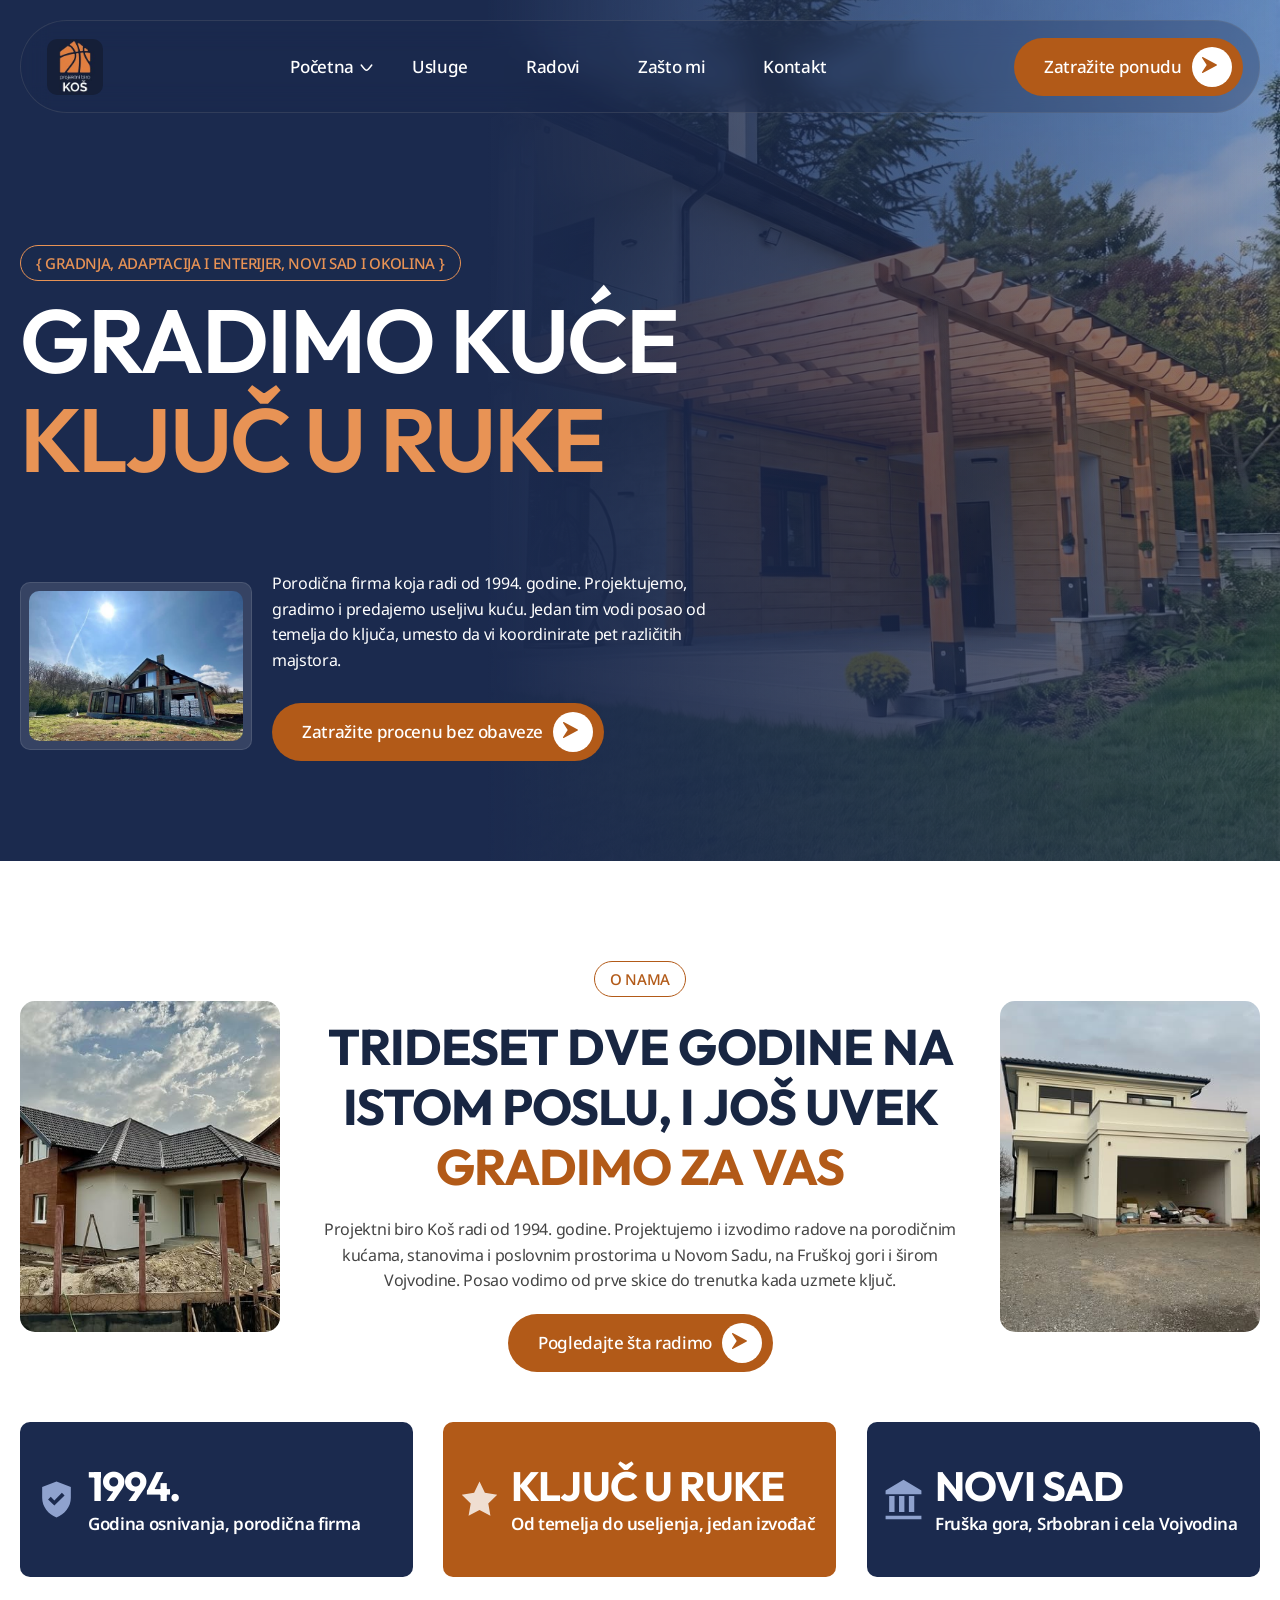
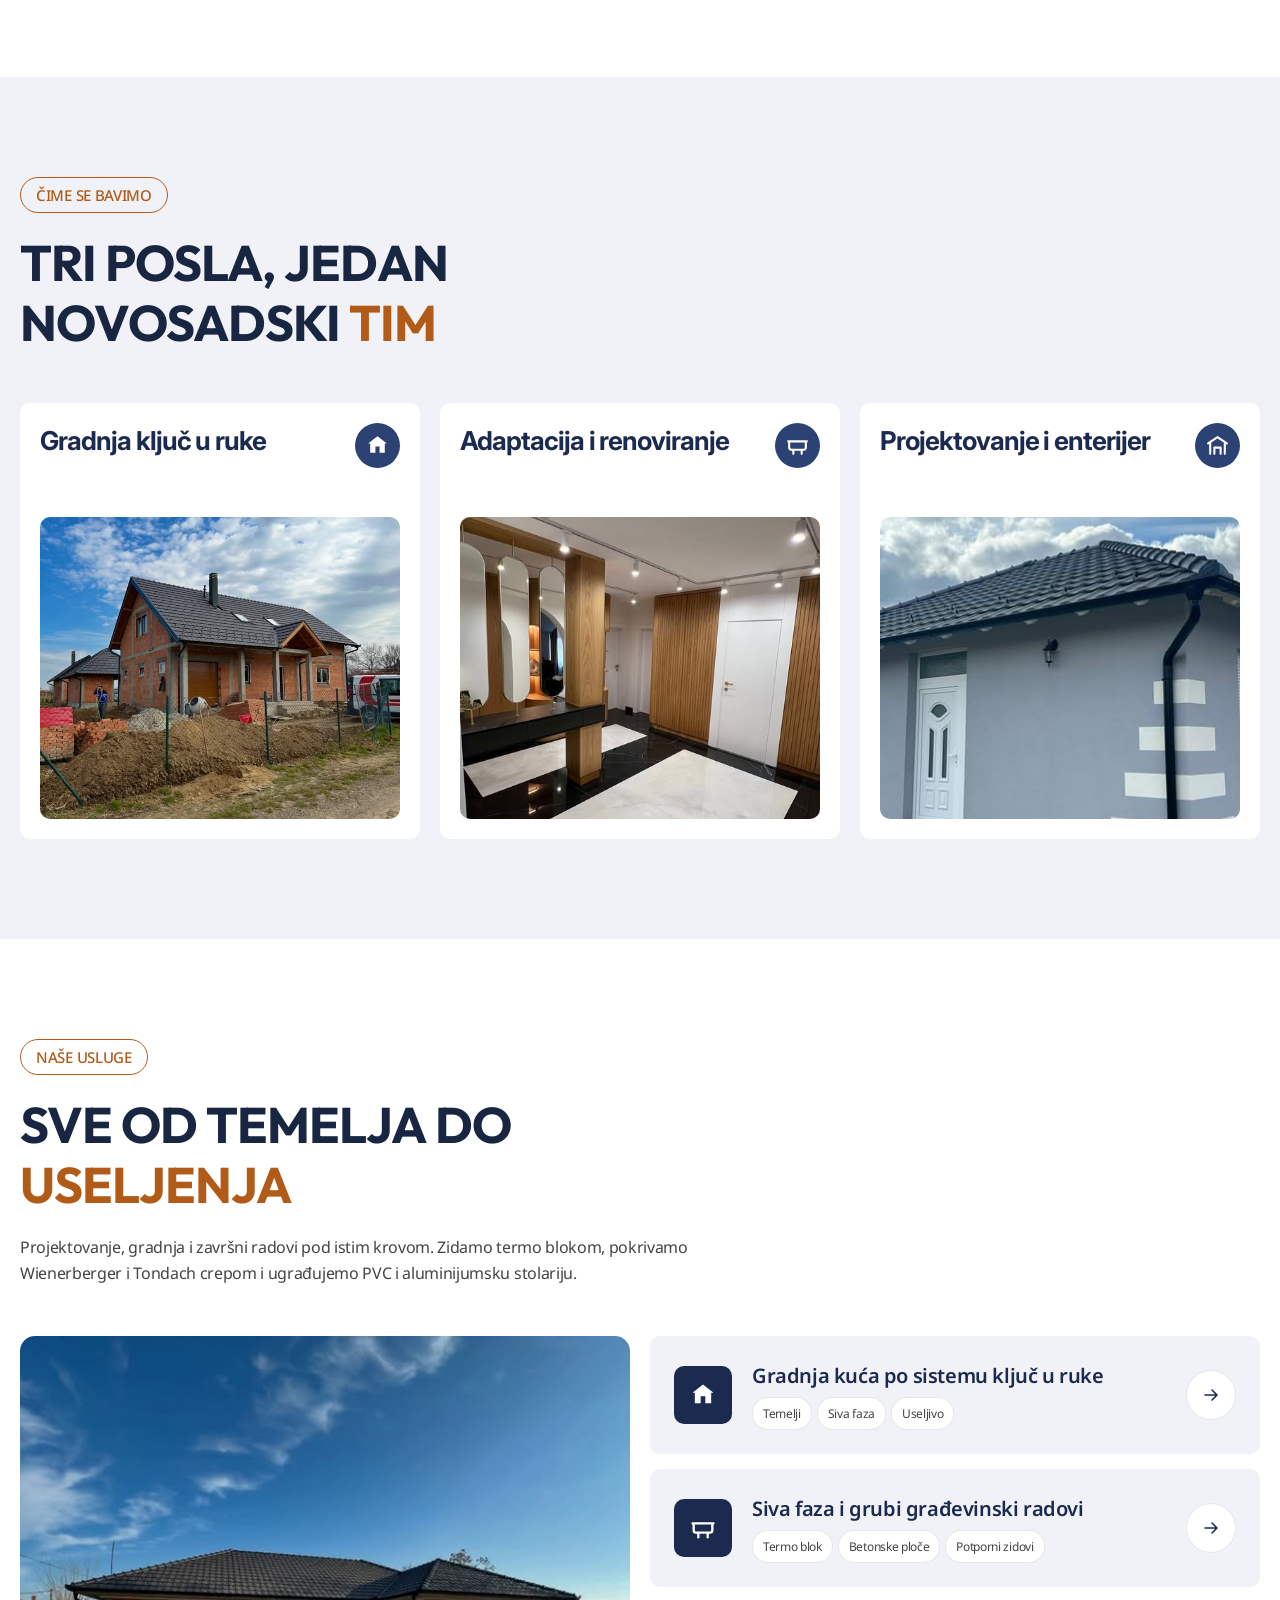
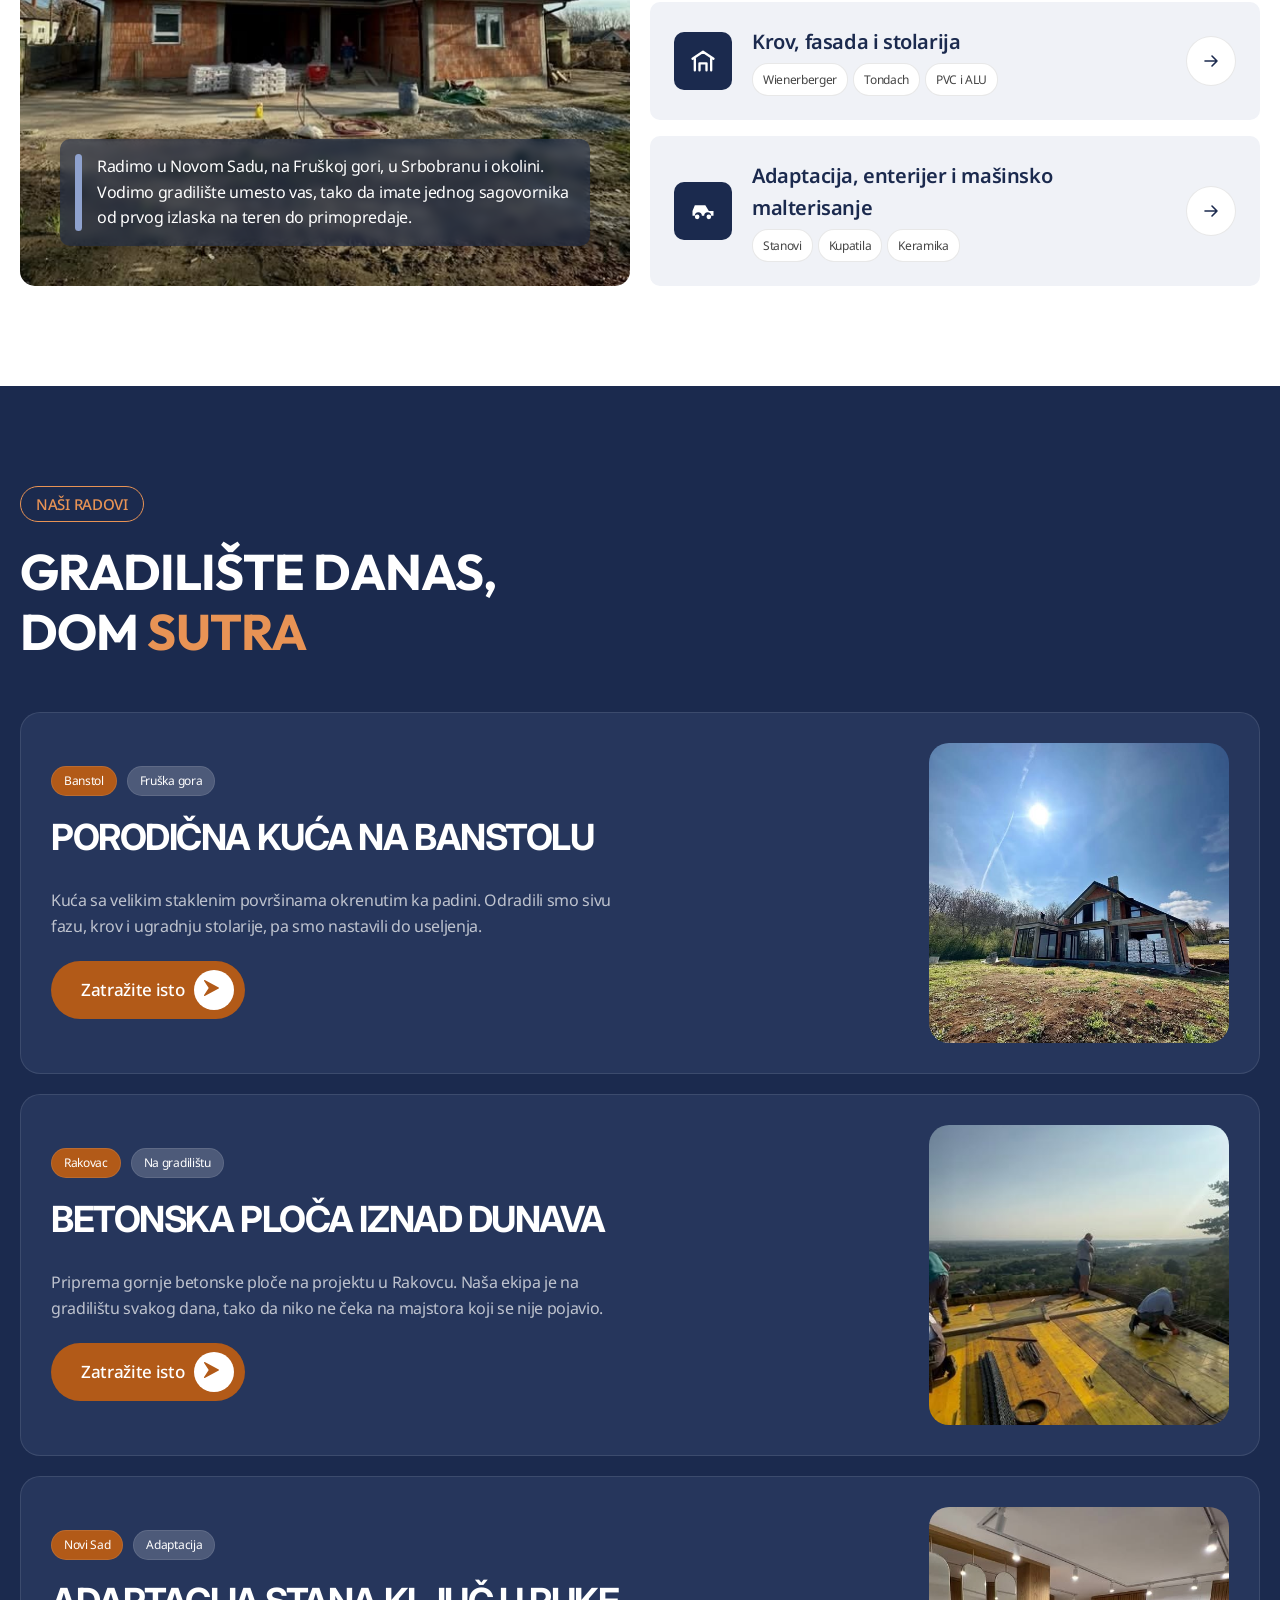
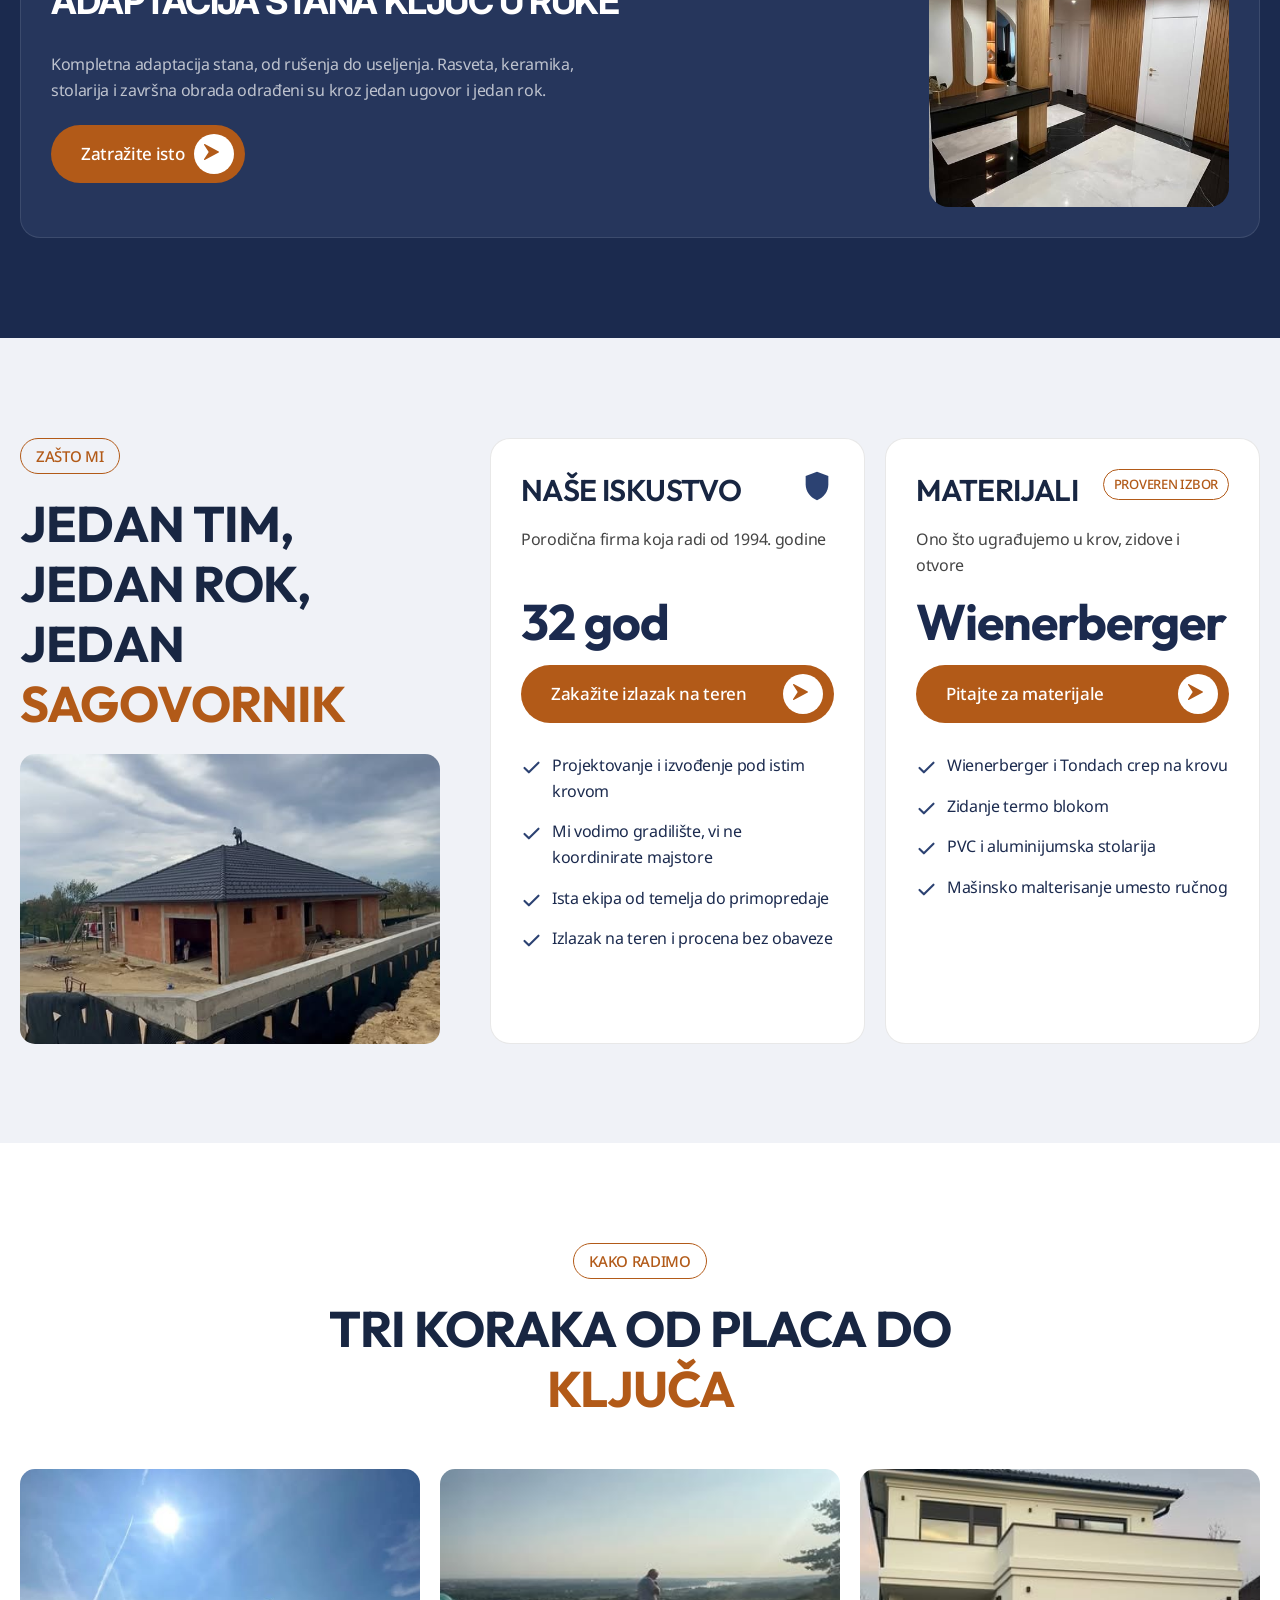
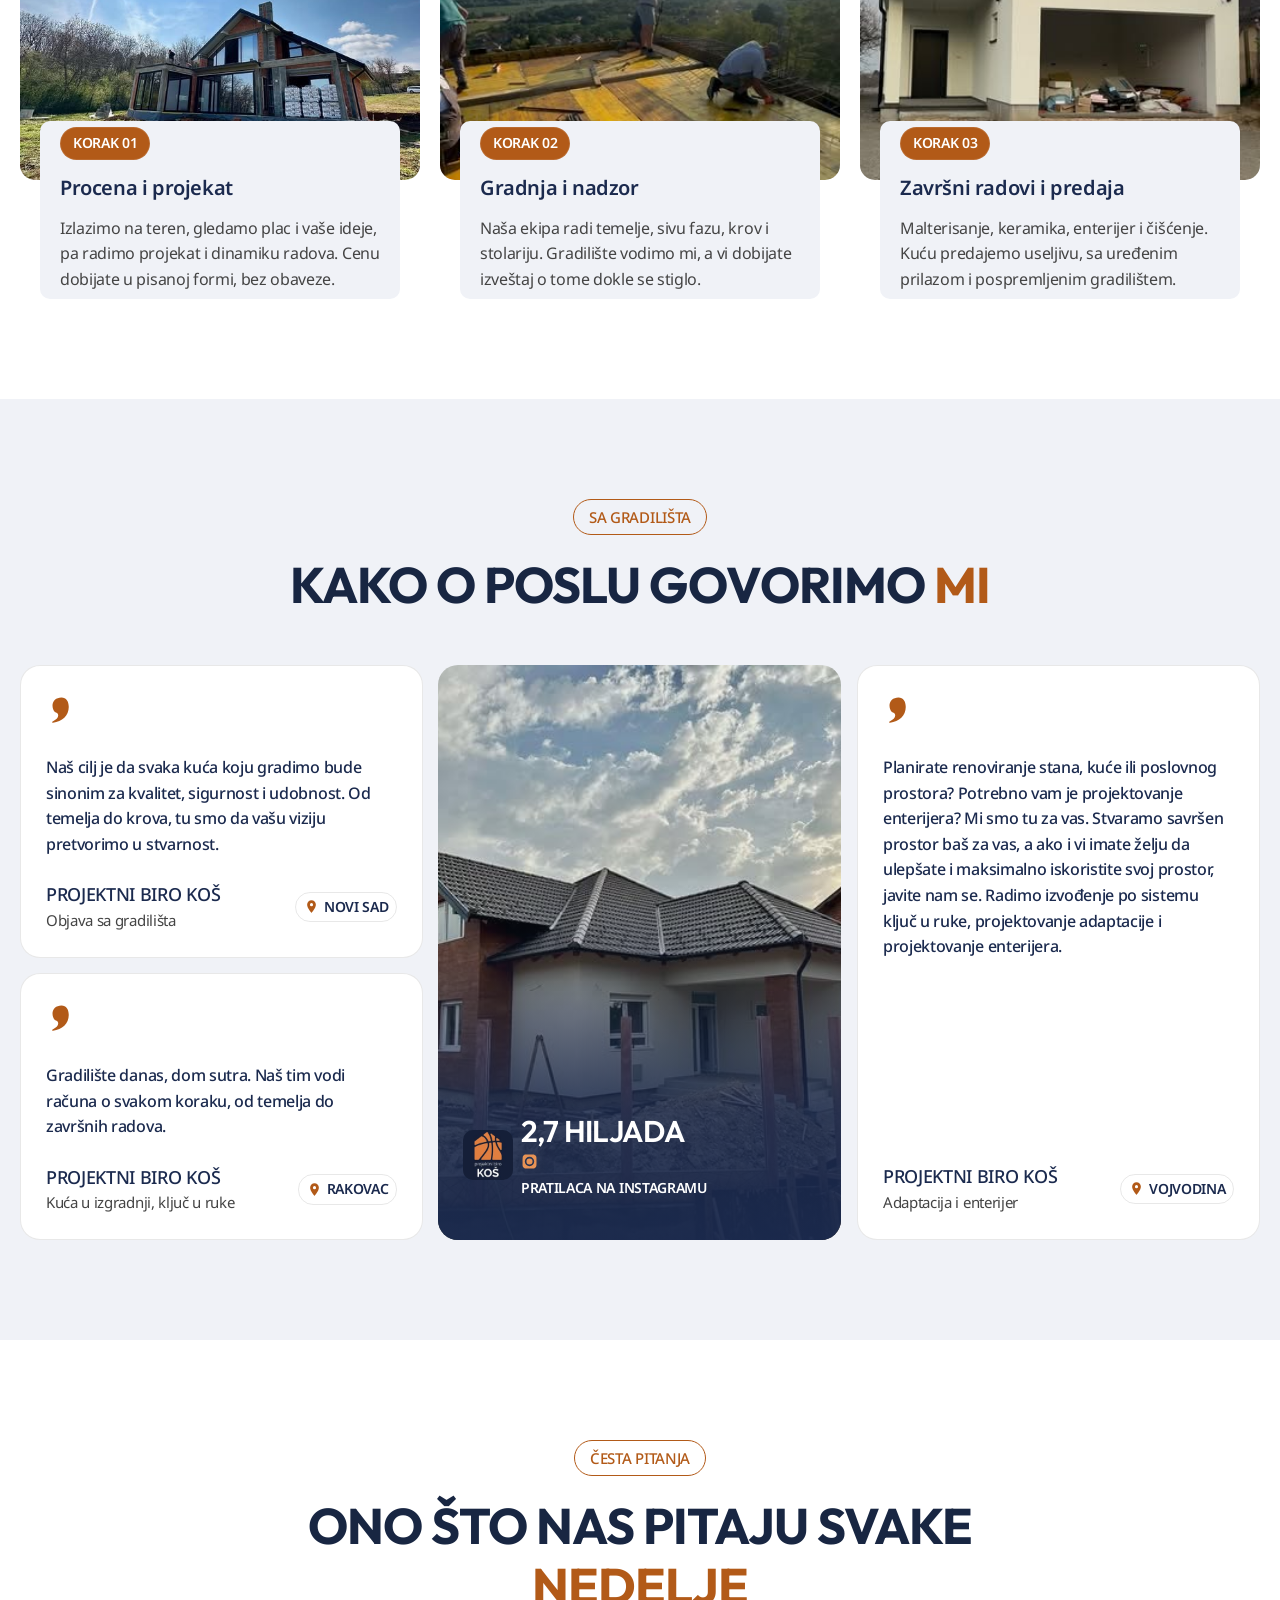
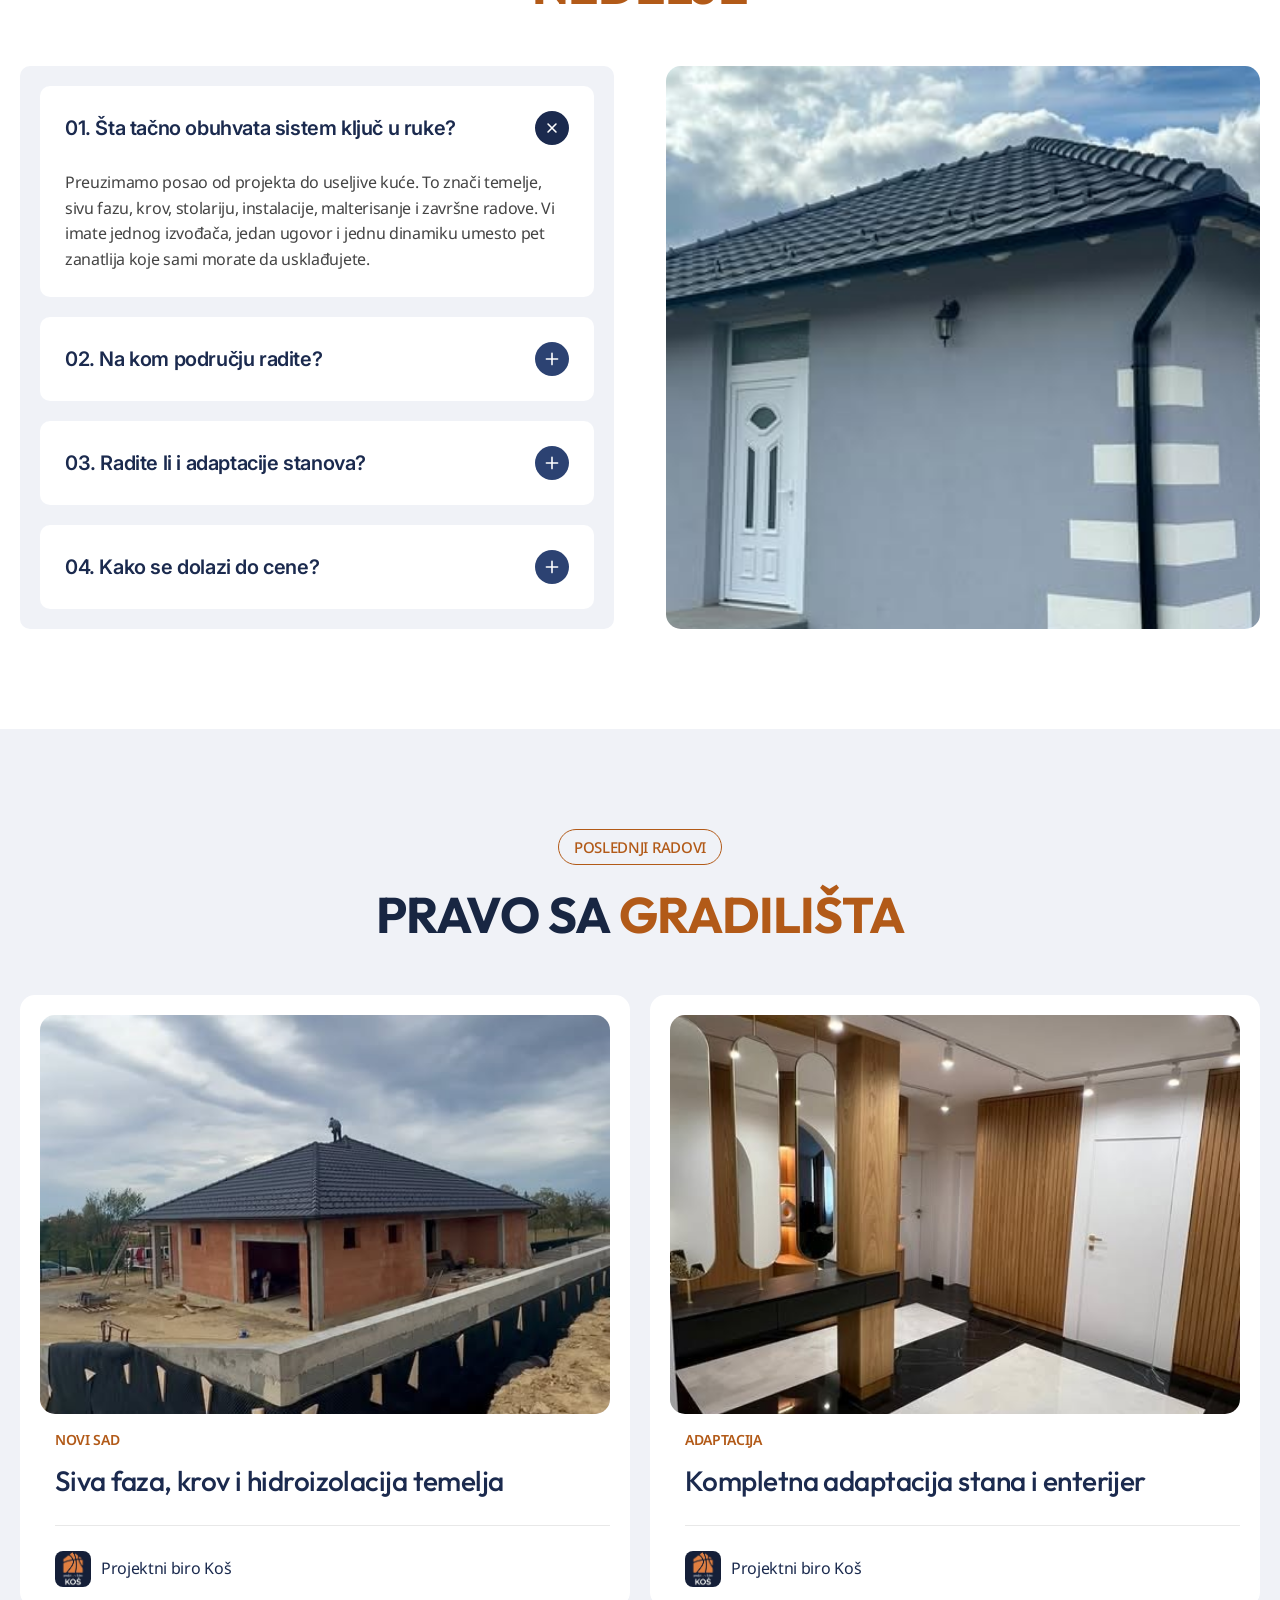
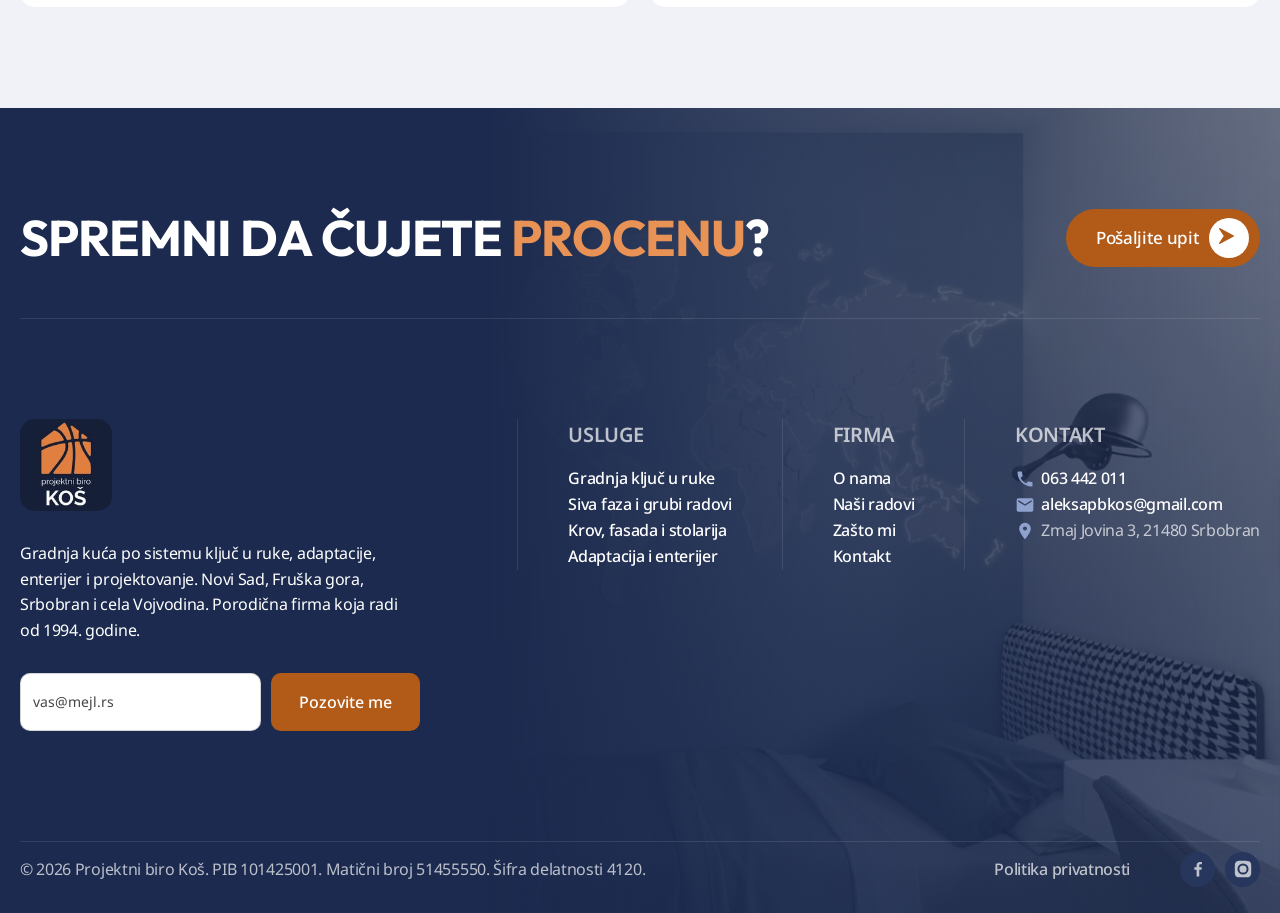
<file: index.html>
<!DOCTYPE html>
<html lang="sr">
<head>
<meta charset="utf-8">
<meta name="viewport" content="width=device-width, initial-scale=1.0">
<title>Gradnja kuća ključ u ruke Novi Sad | Projektni biro Koš</title>
<meta name="description" content="Gradimo kuće po sistemu ključ u ruke u Novom Sadu i na Fruškoj gori. Projektovanje, adaptacija i enterijer od 1994. godine. Pozovite 063 442 011.">
<link rel="canonical" href="https://www.projektnibirokos.rs/">
<link rel="icon" href="images/logo.png">

<meta property="og:type" content="website">
<meta property="og:title" content="Gradnja kuća ključ u ruke Novi Sad | Projektni biro Koš">
<meta property="og:description" content="Projektovanje i izvođenje radova od 1994. godine. Porodične kuće ključ u ruke, adaptacije i enterijer u Novom Sadu i okolini.">
<meta property="og:image" content="images/hero.jpg">
<meta property="og:url" content="https://www.projektnibirokos.rs/">

<link rel="preconnect" href="https://fonts.googleapis.com">
<link rel="preconnect" href="https://fonts.gstatic.com" crossorigin>
<link href="https://fonts.googleapis.com/css2?family=Outfit:wght@500;600;700&family=Noto+Sans:wght@400;500;600;700&family=Inter:wght@600;700&display=swap" rel="stylesheet">
<link rel="stylesheet" href="styles.css">

<!-- TODO: PIB i maticni broj su iz APR zapisa za entitet "Jovan Tutorov preduzetnik".
     Taj entitet je u privremenom prekidu od 03.11.2025. Potvrditi sa klijentom
     tacan pravni naziv i PIB pre objave sajta. -->
<script type="application/ld+json">
{
  "@context": "https://schema.org",
  "@type": "GeneralContractor",
  "name": "Projektni biro Koš",
  "image": "images/logo.png",
  "url": "https://www.projektnibirokos.rs/",
  "telephone": "+38163442011",
  "email": "aleksapbkos@gmail.com",
  "foundingDate": "1994-10-01",
  "address": {
    "@type": "PostalAddress",
    "streetAddress": "Zmaj Jovina 3",
    "addressLocality": "Srbobran",
    "postalCode": "21480",
    "addressCountry": "RS"
  },
  "areaServed": "Novi Sad, Fruška gora, Srbobran i Vojvodina",
  "sameAs": [
    "https://www.facebook.com/projektnibirokos",
    "https://www.instagram.com/projektni_biro_kos/"
  ]
}
</script>
</head>
<body>
<a class="skip-link" href="#main">Pređi na sadržaj</a>

<!-- ===================== NAV ===================== -->
<header class="nav" id="nav">
  <div class="container">
    <div class="nav-bar">
      <div class="nav-row">
        <a class="nav-logo" href="index.html" aria-label="Projektni biro Koš, početna strana">
          <img src="images/logo.png" alt="Logotip Projektnog biroa Koš">
        </a>
        <button class="nav-toggle" id="navToggle" aria-expanded="false" aria-controls="navMenu" aria-label="Otvori meni">
          <svg class="ico-open" viewBox="0 0 24 24" fill="none" stroke="currentColor" stroke-width="2" stroke-linecap="round" aria-hidden="true"><path d="M3 6h18M3 12h18M3 18h18"/></svg>
          <svg class="ico-close" viewBox="0 0 24 24" fill="none" stroke="currentColor" stroke-width="2" stroke-linecap="round" aria-hidden="true"><path d="M6 6l12 12M18 6L6 18"/></svg>
        </button>
      </div>

      <nav class="nav-menu" id="navMenu" aria-label="Glavna navigacija">
        <a class="nav-link" href="index.html" aria-current="page">Početna
          <svg class="chev" viewBox="0 0 20 20" fill="none" stroke="currentColor" stroke-width="2" stroke-linecap="round" stroke-linejoin="round" aria-hidden="true"><path d="M17 8c0 0-5.155 7-7 7S3 8 3 8"/></svg>
        </a>
        <a class="nav-link" href="#usluge">Usluge
          <svg class="chev" viewBox="0 0 20 20" fill="none" stroke="currentColor" stroke-width="2" stroke-linecap="round" stroke-linejoin="round" aria-hidden="true"><path d="M17 8c0 0-5.155 7-7 7S3 8 3 8"/></svg>
        </a>
        <a class="nav-link" href="#radovi">Radovi
          <svg class="chev" viewBox="0 0 20 20" fill="none" stroke="currentColor" stroke-width="2" stroke-linecap="round" stroke-linejoin="round" aria-hidden="true"><path d="M17 8c0 0-5.155 7-7 7S3 8 3 8"/></svg>
        </a>
        <a class="nav-link" href="#zasto-mi">Zašto mi
          <svg class="chev" viewBox="0 0 20 20" fill="none" stroke="currentColor" stroke-width="2" stroke-linecap="round" stroke-linejoin="round" aria-hidden="true"><path d="M17 8c0 0-5.155 7-7 7S3 8 3 8"/></svg>
        </a>
        <a class="nav-link" href="contact.html">Kontakt</a>
      </nav>

      <div class="nav-cta">
        <a class="btn" href="contact.html">Zatražite ponudu
          <span class="btn-ico"><svg viewBox="0 0 20 20" fill="currentColor" aria-hidden="true"><path d="M14.7 7.44L.76.06a.54.54 0 00-.64.17.6.6 0 00-.12.37c0 .14.04.27.11.38L4.69 8 .11 15.02a.55.55 0 00.01.75c.1.15.26.23.42.23.08 0 .15-.2.22-.06l13.93-7.38c.2-.12.32-.33.31-.56a.63.63 0 00-.3-.56z"/></svg></span>
        </a>
      </div>
    </div>
  </div>
</header>

<main id="main">

  <!-- ===================== HERO ===================== -->
  <section class="hero">
    <div class="hero-bg">
      <img src="images/hero.jpg" alt="Završena porodična kuća sa drvenom pergolom i uređenim travnjakom, rad Projektnog biroa Koš" fetchpriority="high">
    </div>
    <div class="container">
      <div class="hero-head">
        <span class="eyebrow" data-appear style="--appear-y:40px; --appear-delay:.35s">{ Gradnja, adaptacija i enterijer, Novi Sad i okolina }</span>
        <h1 class="display" data-split data-split-blur>Gradimo kuće<br><span class="accent-word">ključ u ruke</span></h1>
      </div>

      <div class="hero-foot" data-appear style="--appear-y:40px; --appear-delay:.55s">
        <span class="hero-thumb">
          <img src="images/kuca-banstol.jpg" alt="Porodična kuća na Banstolu u završnoj fazi, sa ugrađenom stolarijom">
        </span>
        <div class="hero-copy">
          <p>Porodična firma koja radi od 1994. godine. Projektujemo, gradimo i predajemo useljivu kuću. Jedan tim vodi posao od temelja do ključa, umesto da vi koordinirate pet različitih majstora.</p>
          <a class="btn" href="contact.html">Zatražite procenu bez obaveze
            <span class="btn-ico"><svg viewBox="0 0 20 20" fill="currentColor" aria-hidden="true"><path d="M14.7 7.44L.76.06a.54.54 0 00-.64.17.6.6 0 00-.12.37c0 .14.04.27.11.38L4.69 8 .11 15.02a.55.55 0 00.01.75c.1.15.26.23.42.23.08 0 .15-.2.22-.06l13.93-7.38c.2-.12.32-.33.31-.56a.63.63 0 00-.3-.56z"/></svg></span>
          </a>
        </div>
      </div>
    </div>
  </section>

  <!-- ===================== OVERVIEW ===================== -->
  <section class="sec-white" id="o-nama">
    <div class="container stack">
      <div class="overview-top" data-reveal>
        <figure class="overview-fig">
          <img src="images/kuca-zavrsna.jpg" alt="Porodična kuća sa crepom i završenom fasadom, ograda u izradi">
        </figure>

        <div class="overview-mid">
          <span class="eyebrow">O nama</span>
          <h2 data-split>Trideset dve godine na istom poslu, i još uvek <span class="accent-word">gradimo za vas</span></h2>
          <p class="measure">Projektni biro Koš radi od 1994. godine. Projektujemo i izvodimo radove na porodičnim kućama, stanovima i poslovnim prostorima u Novom Sadu, na Fruškoj gori i širom Vojvodine. Posao vodimo od prve skice do trenutka kada uzmete ključ.</p>
          <a class="btn" href="#usluge">Pogledajte šta radimo
            <span class="btn-ico"><svg viewBox="0 0 20 20" fill="currentColor" aria-hidden="true"><path d="M14.7 7.44L.76.06a.54.54 0 00-.64.17.6.6 0 00-.12.37c0 .14.04.27.11.38L4.69 8 .11 15.02a.55.55 0 00.01.75c.1.15.26.23.42.23.08 0 .15-.2.22-.06l13.93-7.38c.2-.12.32-.33.31-.56a.63.63 0 00-.3-.56z"/></svg></span>
          </a>
        </div>

        <figure class="overview-fig">
          <img src="images/kuca-moderna.jpg" alt="Završena moderna kuća na sprat sa garažom, u svetloj fasadi">
        </figure>
      </div>

      <div class="stat-row">
        <div class="stat" data-reveal>
          <span class="stat-ico" aria-hidden="true"><svg viewBox="0 0 24 24" fill="currentColor"><path d="M12 2l8 3v6c0 5-3.4 9.3-8 11-4.6-1.7-8-6-8-11V5l8-3zm-1.2 13.4l5.7-5.7-1.5-1.4-4.2 4.2-2-2L7.3 12l3.5 3.4z"/></svg></span>
          <div>
            <p class="stat-num">1994.</p>
            <p class="stat-label">Godina osnivanja, porodična firma</p>
          </div>
        </div>
        <div class="stat" data-reveal>
          <span class="stat-ico" aria-hidden="true"><svg viewBox="0 0 24 24" fill="currentColor"><path d="M12 2l3 6.3 6.9 1-5 4.9 1.2 6.8L12 17.8 5.9 21l1.2-6.8-5-4.9 6.9-1L12 2z"/></svg></span>
          <div>
            <p class="stat-num">Ključ u ruke</p>
            <p class="stat-label">Od temelja do useljenja, jedan izvođač</p>
          </div>
        </div>
        <div class="stat" data-reveal>
          <span class="stat-ico" aria-hidden="true"><svg viewBox="0 0 24 24" fill="currentColor"><path d="M12 1L2 7v2h20V7L12 1zm-8 9v9h3v-9H4zm5.5 0v9h3v-9h-3zM15 10v9h3v-9h-3zM2 21v2h20v-2H2z"/></svg></span>
          <div>
            <p class="stat-num">Novi Sad</p>
            <p class="stat-label">Fruška gora, Srbobran i cela Vojvodina</p>
          </div>
        </div>
      </div>
    </div>
  </section>

  <!-- ===================== FEATURES ===================== -->
  <section class="sec-wash">
    <div class="container stack">
      <div class="stack-sm" data-reveal>
        <span class="eyebrow">Čime se bavimo</span>
        <h2 class="measure" data-split>Tri posla, jedan<br>novosadski <span class="accent-word">tim</span></h2>
      </div>

      <div class="feature-grid">
        <article class="feature" data-reveal>
          <div class="feature-head">
            <h3>Gradnja ključ u ruke</h3>
            <span class="feature-ico" aria-hidden="true"><svg viewBox="0 0 24 24" fill="currentColor"><path d="M12 3l9 7h-2v9h-5v-6h-4v6H5v-9H3l9-7z"/></svg></span>
          </div>
          <div class="feature-img">
            <img src="images/kuca-garaza.jpg" alt="Kuća u sivoj fazi sa ugrađenim garažnim vratima i pokrivenim krovom">
          </div>
        </article>

        <article class="feature" data-reveal>
          <div class="feature-head">
            <h3>Adaptacija i renoviranje</h3>
            <span class="feature-ico" aria-hidden="true"><svg viewBox="0 0 24 24" fill="none" stroke="currentColor" stroke-width="2" stroke-linecap="round"><path d="M3 8h18M4 8v6a2 2 0 002 2h12a2 2 0 002-2V8M8 16v4M16 16v4"/></svg></span>
          </div>
          <div class="feature-img">
            <img src="images/enterijer.jpg" alt="Adaptiran hodnik stana sa drvenim lamelama, crnim i belim mermernim pločicama">
          </div>
        </article>

        <article class="feature" data-reveal>
          <div class="feature-head">
            <h3>Projektovanje i enterijer</h3>
            <span class="feature-ico" aria-hidden="true"><svg viewBox="0 0 24 24" fill="none" stroke="currentColor" stroke-width="2" stroke-linecap="round" stroke-linejoin="round"><path d="M3 10L12 4l9 6M5 10v10M19 10v10M9 20v-6h6v6"/></svg></span>
          </div>
          <div class="feature-img">
            <img src="images/fasada-krov.jpg" alt="Završena prizemna kuća sa crnim crepom, olukom i belom ulaznom stolarijom">
          </div>
        </article>
      </div>
    </div>
  </section>

  <!-- ===================== SERVICES ===================== -->
  <section class="sec-white" id="usluge">
    <div class="container stack">
      <div class="stack-sm" data-reveal>
        <span class="eyebrow">Naše usluge</span>
        <h2 class="measure" data-split>Sve od temelja do <span class="accent-word">useljenja</span></h2>
        <p class="measure">Projektovanje, gradnja i završni radovi pod istim krovom. Zidamo termo blokom, pokrivamo Wienerberger i Tondach crepom i ugrađujemo PVC i aluminijumsku stolariju.</p>
      </div>

      <div class="services-split">
        <div class="services-photo" data-reveal>
          <img src="images/kuca-prizemna.jpg" alt="Prizemna porodična kuća u sivoj fazi sa pokrivenim krovom i paletama materijala">
          <p class="services-note">Radimo u Novom Sadu, na Fruškoj gori, u Srbobranu i okolini. Vodimo gradilište umesto vas, tako da imate jednog sagovornika od prvog izlaska na teren do primopredaje.</p>
        </div>

        <div class="service-list">
          <a class="service-row" href="contact.html" data-reveal>
            <span class="service-ico" aria-hidden="true"><svg viewBox="0 0 24 24" fill="currentColor"><path d="M12 3l9 7h-2v9h-5v-6h-4v6H5v-9H3l9-7z"/></svg></span>
            <span class="service-body">
              <span class="h3">Gradnja kuća po sistemu ključ u ruke</span>
              <span class="service-tags"><span class="tag">Temelji</span><span class="tag">Siva faza</span><span class="tag">Useljivo</span></span>
            </span>
            <span class="service-arrow" aria-hidden="true"><svg viewBox="0 0 20 20" fill="none" stroke="currentColor" stroke-width="1.6" stroke-linecap="round" stroke-linejoin="round"><path d="M4 10h12M11 5l5 5-5 5"/></svg></span>
          </a>

          <a class="service-row" href="contact.html" data-reveal>
            <span class="service-ico" aria-hidden="true"><svg viewBox="0 0 24 24" fill="none" stroke="currentColor" stroke-width="2" stroke-linecap="round"><path d="M3 8h18M4 8v6a2 2 0 002 2h12a2 2 0 002-2V8M8 16v4M16 16v4"/></svg></span>
            <span class="service-body">
              <span class="h3">Siva faza i grubi građevinski radovi</span>
              <span class="service-tags"><span class="tag">Termo blok</span><span class="tag">Betonske ploče</span><span class="tag">Potporni zidovi</span></span>
            </span>
            <span class="service-arrow" aria-hidden="true"><svg viewBox="0 0 20 20" fill="none" stroke="currentColor" stroke-width="1.6" stroke-linecap="round" stroke-linejoin="round"><path d="M4 10h12M11 5l5 5-5 5"/></svg></span>
          </a>

          <a class="service-row" href="contact.html" data-reveal>
            <span class="service-ico" aria-hidden="true"><svg viewBox="0 0 24 24" fill="none" stroke="currentColor" stroke-width="2" stroke-linecap="round" stroke-linejoin="round"><path d="M3 10L12 4l9 6M5 10v10M19 10v10M9 20v-6h6v6"/></svg></span>
            <span class="service-body">
              <span class="h3">Krov, fasada i stolarija</span>
              <span class="service-tags"><span class="tag">Wienerberger</span><span class="tag">Tondach</span><span class="tag">PVC i ALU</span></span>
            </span>
            <span class="service-arrow" aria-hidden="true"><svg viewBox="0 0 20 20" fill="none" stroke="currentColor" stroke-width="1.6" stroke-linecap="round" stroke-linejoin="round"><path d="M4 10h12M11 5l5 5-5 5"/></svg></span>
          </a>

          <a class="service-row" href="contact.html" data-reveal>
            <span class="service-ico" aria-hidden="true"><svg viewBox="0 0 24 24" fill="currentColor"><path d="M5 17a2 2 0 104 0 2 2 0 00-4 0zm10 0a2 2 0 104 0 2 2 0 00-4 0zM3 16v-4l2-5h9l3 5h4v4h-2a3 3 0 00-6 0h-2a3 3 0 00-6 0H3z"/></svg></span>
            <span class="service-body">
              <span class="h3">Adaptacija, enterijer i mašinsko malterisanje</span>
              <span class="service-tags"><span class="tag">Stanovi</span><span class="tag">Kupatila</span><span class="tag">Keramika</span></span>
            </span>
            <span class="service-arrow" aria-hidden="true"><svg viewBox="0 0 20 20" fill="none" stroke="currentColor" stroke-width="1.6" stroke-linecap="round" stroke-linejoin="round"><path d="M4 10h12M11 5l5 5-5 5"/></svg></span>
          </a>
        </div>
      </div>
    </div>
  </section>

  <!-- ===================== PROJECTS (sticky stack) ===================== -->
  <section class="sec-deep on-dark" id="radovi">
    <div class="container stack">
      <div class="stack-sm" data-reveal>
        <span class="eyebrow">Naši radovi</span>
        <h2 class="measure" data-split>Gradilište danas,<br>dom <span class="accent-word">sutra</span></h2>
      </div>

      <div class="project-stack">
        <article class="project">
          <div class="project-body">
            <div class="project-top">
              <div class="project-meta">
                <span class="tag tag-accent">Banstol</span>
                <span class="tag tag-glass">Fruška gora</span>
              </div>
              <h3 class="h4">Porodična kuća na Banstolu</h3>
            </div>
            <div class="project-bottom">
              <p>Kuća sa velikim staklenim površinama okrenutim ka padini. Odradili smo sivu fazu, krov i ugradnju stolarije, pa smo nastavili do useljenja.</p>
              <a class="btn" href="contact.html">Zatražite isto
                <span class="btn-ico"><svg viewBox="0 0 20 20" fill="currentColor" aria-hidden="true"><path d="M14.7 7.44L.76.06a.54.54 0 00-.64.17.6.6 0 00-.12.37c0 .14.04.27.11.38L4.69 8 .11 15.02a.55.55 0 00.01.75c.1.15.26.23.42.23.08 0 .15-.2.22-.06l13.93-7.38c.2-.12.32-.33.31-.56a.63.63 0 00-.3-.56z"/></svg></span>
              </a>
            </div>
          </div>
          <div class="project-img">
            <img src="images/kuca-banstol.jpg" alt="Kuća na Banstolu u sivoj fazi, sa velikim staklenim površinama i pogledom na padinu">
          </div>
        </article>

        <article class="project">
          <div class="project-body">
            <div class="project-top">
              <div class="project-meta">
                <span class="tag tag-accent">Rakovac</span>
                <span class="tag tag-glass">Na gradilištu</span>
              </div>
              <h3 class="h4">Betonska ploča iznad Dunava</h3>
            </div>
            <div class="project-bottom">
              <p>Priprema gornje betonske ploče na projektu u Rakovcu. Naša ekipa je na gradilištu svakog dana, tako da niko ne čeka na majstora koji se nije pojavio.</p>
              <a class="btn" href="contact.html">Zatražite isto
                <span class="btn-ico"><svg viewBox="0 0 20 20" fill="currentColor" aria-hidden="true"><path d="M14.7 7.44L.76.06a.54.54 0 00-.64.17.6.6 0 00-.12.37c0 .14.04.27.11.38L4.69 8 .11 15.02a.55.55 0 00.01.75c.1.15.26.23.42.23.08 0 .15-.2.22-.06l13.93-7.38c.2-.12.32-.33.31-.56a.63.63 0 00-.3-.56z"/></svg></span>
              </a>
            </div>
          </div>
          <div class="project-img">
            <img src="images/tim-ploca.jpg" alt="Radnici Projektnog biroa Koš pripremaju armaturu gornje betonske ploče iznad Dunava">
          </div>
        </article>

        <article class="project">
          <div class="project-body">
            <div class="project-top">
              <div class="project-meta">
                <span class="tag tag-accent">Novi Sad</span>
                <span class="tag tag-glass">Adaptacija</span>
              </div>
              <h3 class="h4">Adaptacija stana ključ u ruke</h3>
            </div>
            <div class="project-bottom">
              <p>Kompletna adaptacija stana, od rušenja do useljenja. Rasveta, keramika, stolarija i završna obrada odrađeni su kroz jedan ugovor i jedan rok.</p>
              <a class="btn" href="contact.html">Zatražite isto
                <span class="btn-ico"><svg viewBox="0 0 20 20" fill="currentColor" aria-hidden="true"><path d="M14.7 7.44L.76.06a.54.54 0 00-.64.17.6.6 0 00-.12.37c0 .14.04.27.11.38L4.69 8 .11 15.02a.55.55 0 00.01.75c.1.15.26.23.42.23.08 0 .15-.2.22-.06l13.93-7.38c.2-.12.32-.33.31-.56a.63.63 0 00-.3-.56z"/></svg></span>
              </a>
            </div>
          </div>
          <div class="project-img">
            <img src="images/enterijer.jpg" alt="Adaptiran hodnik stana sa drvenim lamelama, ogledalima i mermernim pločicama">
          </div>
        </article>
      </div>
    </div>
  </section>

  <!-- ===================== ZASTO MI ===================== -->
  <section class="sec-wash" id="zasto-mi">
    <div class="container">
      <div class="warranty-split">
        <div class="warranty-intro" data-reveal>
          <span class="eyebrow">Zašto mi</span>
          <h2 data-split>Jedan tim,<br>jedan rok,<br>jedan <span class="accent-word">sagovornik</span></h2>
          <figure class="warranty-fig">
            <img src="images/temelji.jpg" alt="Hidroizolacija i drenažna membrana oko temelja kuće u izgradnji">
          </figure>
        </div>

        <div class="warranty-cards">
          <article class="warranty-card" data-reveal>
              <div class="warranty-top">
                <span class="h6">Naše iskustvo</span>
                <span class="warranty-mark" aria-hidden="true"><svg viewBox="0 0 24 24" fill="currentColor"><path d="M12 2l8 3v6c0 5-3.4 9.3-8 11-4.6-1.7-8-6-8-11V5l8-3z"/></svg></span>
              </div>
              <p class="warranty-sub">Porodična firma koja radi od 1994. godine</p>
              <p class="warranty-term"><span class="num">32 god</span></p>
              <a class="btn btn-block" href="contact.html">Zakažite izlazak na teren
                <span class="btn-ico"><svg viewBox="0 0 20 20" fill="currentColor" aria-hidden="true"><path d="M14.7 7.44L.76.06a.54.54 0 00-.64.17.6.6 0 00-.12.37c0 .14.04.27.11.38L4.69 8 .11 15.02a.55.55 0 00.01.75c.1.15.26.23.42.23.08 0 .15-.2.22-.06l13.93-7.38c.2-.12.32-.33.31-.56a.63.63 0 00-.3-.56z"/></svg></span>
              </a>
            <ul class="warranty-list">
              <li><span class="tick" aria-hidden="true"><svg viewBox="0 0 24 24" fill="none" stroke="currentColor" stroke-width="2.4" stroke-linecap="round" stroke-linejoin="round"><path d="M4 12.5l5 5L20 6.5"/></svg></span>Projektovanje i izvođenje pod istim krovom</li>
              <li><span class="tick" aria-hidden="true"><svg viewBox="0 0 24 24" fill="none" stroke="currentColor" stroke-width="2.4" stroke-linecap="round" stroke-linejoin="round"><path d="M4 12.5l5 5L20 6.5"/></svg></span>Mi vodimo gradilište, vi ne koordinirate majstore</li>
              <li><span class="tick" aria-hidden="true"><svg viewBox="0 0 24 24" fill="none" stroke="currentColor" stroke-width="2.4" stroke-linecap="round" stroke-linejoin="round"><path d="M4 12.5l5 5L20 6.5"/></svg></span>Ista ekipa od temelja do primopredaje</li>
              <li><span class="tick" aria-hidden="true"><svg viewBox="0 0 24 24" fill="none" stroke="currentColor" stroke-width="2.4" stroke-linecap="round" stroke-linejoin="round"><path d="M4 12.5l5 5L20 6.5"/></svg></span>Izlazak na teren i procena bez obaveze</li>
            </ul>
          </article>

          <article class="warranty-card" data-reveal>
              <div class="warranty-top">
                <span class="h6">Materijali</span>
                <span class="eyebrow">Proveren izbor</span>
              </div>
              <p class="warranty-sub">Ono što ugrađujemo u krov, zidove i otvore</p>
              <p class="warranty-term"><span class="num">Wienerberger</span></p>
              <a class="btn btn-block" href="contact.html">Pitajte za materijale
                <span class="btn-ico"><svg viewBox="0 0 20 20" fill="currentColor" aria-hidden="true"><path d="M14.7 7.44L.76.06a.54.54 0 00-.64.17.6.6 0 00-.12.37c0 .14.04.27.11.38L4.69 8 .11 15.02a.55.55 0 00.01.75c.1.15.26.23.42.23.08 0 .15-.2.22-.06l13.93-7.38c.2-.12.32-.33.31-.56a.63.63 0 00-.3-.56z"/></svg></span>
              </a>
            <ul class="warranty-list">
              <li><span class="tick" aria-hidden="true"><svg viewBox="0 0 24 24" fill="none" stroke="currentColor" stroke-width="2.4" stroke-linecap="round" stroke-linejoin="round"><path d="M4 12.5l5 5L20 6.5"/></svg></span>Wienerberger i Tondach crep na krovu</li>
              <li><span class="tick" aria-hidden="true"><svg viewBox="0 0 24 24" fill="none" stroke="currentColor" stroke-width="2.4" stroke-linecap="round" stroke-linejoin="round"><path d="M4 12.5l5 5L20 6.5"/></svg></span>Zidanje termo blokom</li>
              <li><span class="tick" aria-hidden="true"><svg viewBox="0 0 24 24" fill="none" stroke="currentColor" stroke-width="2.4" stroke-linecap="round" stroke-linejoin="round"><path d="M4 12.5l5 5L20 6.5"/></svg></span>PVC i aluminijumska stolarija</li>
              <li><span class="tick" aria-hidden="true"><svg viewBox="0 0 24 24" fill="none" stroke="currentColor" stroke-width="2.4" stroke-linecap="round" stroke-linejoin="round"><path d="M4 12.5l5 5L20 6.5"/></svg></span>Mašinsko malterisanje umesto ručnog</li>
            </ul>
          </article>
        </div>
      </div>
    </div>
  </section>

  <!-- ===================== PROCESS ===================== -->
  <section class="sec-white" id="proces">
    <div class="container stack">
      <div class="stack-sm center" data-reveal>
        <span class="eyebrow">Kako radimo</span>
        <h2 class="measure" data-split>Tri koraka od placa do <span class="accent-word">ključa</span></h2>
      </div>

      <div class="process-grid">
        <article class="step" data-reveal>
          <img src="images/kuca-banstol.jpg" alt="Kuća na Banstolu u fazi ugradnje stolarije, snimljena sa placa">
          <div class="step-panel">
            <span class="tag tag-accent">Korak 01</span>
            <h3>Procena i projekat</h3>
            <p>Izlazimo na teren, gledamo plac i vaše ideje, pa radimo projekat i dinamiku radova. Cenu dobijate u pisanoj formi, bez obaveze.</p>
          </div>
        </article>

        <article class="step" data-reveal>
          <img src="images/tim-ploca.jpg" alt="Ekipa na gradilištu priprema armaturu betonske ploče">
          <div class="step-panel">
            <span class="tag tag-accent">Korak 02</span>
            <h3>Gradnja i nadzor</h3>
            <p>Naša ekipa radi temelje, sivu fazu, krov i stolariju. Gradilište vodimo mi, a vi dobijate izveštaj o tome dokle se stiglo.</p>
          </div>
        </article>

        <article class="step" data-reveal>
          <img src="images/kuca-moderna.jpg" alt="Završena moderna kuća sa fasadom i garažom, spremna za useljenje">
          <div class="step-panel">
            <span class="tag tag-accent">Korak 03</span>
            <h3>Završni radovi i predaja</h3>
            <p>Malterisanje, keramika, enterijer i čišćenje. Kuću predajemo useljivu, sa uređenim prilazom i pospremljenim gradilištem.</p>
          </div>
        </article>
      </div>
    </div>
  </section>

  <!-- ===================== SOCIAL PROOF =====================
       NAPOMENA: klijent jos nije dostavio Google recenzije. Do tada ovde
       stoje njihove sopstvene recenice sa Instagrama i stvaran broj pratilaca.
       Kada stignu prave recenzije kupaca, zameniti sadrzaj .quote blokova. -->
  <section class="sec-wash" id="utisci">
    <div class="container stack">
      <div class="stack-sm center" data-reveal>
        <span class="eyebrow">Sa gradilišta</span>
        <h2 data-split>Kako o poslu govorimo <span class="accent-word">mi</span></h2>
      </div>

      <div class="testi-grid">
        <div class="testi-col">
          <figure class="quote" data-reveal>
            <span class="quote-mark" aria-hidden="true"><svg viewBox="0 0 24 24" fill="currentColor"><path d="M9.5 4C12.5 4 14 6.4 14 9.9c0 5.3-4 9-9.7 9.7-.5.1-.7-.7-.2-.9 2.2-1 3.3-2.2 3.4-3.4.1-.9-.4-1.7-1-1.9C4.9 12.9 4 11 4 9 4 6.2 6.2 4 9.5 4z"/></svg></span>
            <blockquote><p>Naš cilj je da svaka kuća koju gradimo bude sinonim za kvalitet, sigurnost i udobnost. Od temelja do krova, tu smo da vašu viziju pretvorimo u stvarnost.</p></blockquote>
            <figcaption class="quote-foot">
              <span class="quote-person">
                <span class="quote-name">Projektni biro Koš</span>
                <span class="quote-role">Objava sa gradilišta</span>
              </span>
              <span class="quote-score">
                <svg viewBox="0 0 24 24" fill="currentColor" aria-hidden="true"><path d="M12 2a7 7 0 00-7 7c0 5.2 7 13 7 13s7-7.8 7-13a7 7 0 00-7-7zm0 9.5A2.5 2.5 0 1112 6.5a2.5 2.5 0 010 5z"/></svg>Novi Sad
              </span>
            </figcaption>
          </figure>

          <figure class="quote" data-reveal>
            <span class="quote-mark" aria-hidden="true"><svg viewBox="0 0 24 24" fill="currentColor"><path d="M9.5 4C12.5 4 14 6.4 14 9.9c0 5.3-4 9-9.7 9.7-.5.1-.7-.7-.2-.9 2.2-1 3.3-2.2 3.4-3.4.1-.9-.4-1.7-1-1.9C4.9 12.9 4 11 4 9 4 6.2 6.2 4 9.5 4z"/></svg></span>
            <blockquote><p>Gradilište danas, dom sutra. Naš tim vodi računa o svakom koraku, od temelja do završnih radova.</p></blockquote>
            <figcaption class="quote-foot">
              <span class="quote-person">
                <span class="quote-name">Projektni biro Koš</span>
                <span class="quote-role">Kuća u izgradnji, ključ u ruke</span>
              </span>
              <span class="quote-score">
                <svg viewBox="0 0 24 24" fill="currentColor" aria-hidden="true"><path d="M12 2a7 7 0 00-7 7c0 5.2 7 13 7 13s7-7.8 7-13a7 7 0 00-7-7zm0 9.5A2.5 2.5 0 1112 6.5a2.5 2.5 0 010 5z"/></svg>Rakovac
              </span>
            </figcaption>
          </figure>
        </div>

        <div class="testi-photo" data-reveal>
          <img src="images/kuca-zavrsna.jpg" alt="Porodična kuća sa završenim krovom i fasadom, pred kraj radova">
          <div class="testi-badge">
            <img src="images/logo.png" alt="">
            <div>
              <p class="h6">2,7 hiljada</p>
              <div class="stars" aria-hidden="true">
                <svg viewBox="0 0 24 24" fill="currentColor"><path d="M12 2.2c3.2 0 3.6 0 4.9.07 1.17.05 1.8.25 2.23.42.56.22.96.48 1.38.9.42.42.68.82.9 1.38.17.42.37 1.06.42 2.23.06 1.3.07 1.69.07 4.9s0 3.6-.07 4.9c-.05 1.17-.25 1.8-.42 2.23-.22.56-.48.96-.9 1.38-.42.42-.82.68-1.38.9-.42.17-1.06.37-2.23.42-1.3.06-1.69.07-4.9.07s-3.6 0-4.9-.07c-1.17-.05-1.8-.25-2.23-.42-.56-.22-.96-.48-1.38-.9-.42-.42-.68-.82-.9-1.38-.17-.42-.37-1.06-.42-2.23C2.21 15.6 2.2 15.2 2.2 12s0-3.6.07-4.9c.05-1.17.25-1.8.42-2.23.22-.56.48-.96.9-1.38.42-.42.82-.68 1.38-.9.42-.17 1.06-.37 2.23-.42C8.4 2.21 8.8 2.2 12 2.2zm0 3.16A6.64 6.64 0 1018.64 12 6.64 6.64 0 0012 5.36zm0 10.95A4.31 4.31 0 1116.31 12 4.31 4.31 0 0112 16.31zm8.45-11.21a1.55 1.55 0 11-1.55-1.55 1.55 1.55 0 011.55 1.55z"/></svg>
              </div>
              <p class="micro">Pratilaca na Instagramu</p>
            </div>
          </div>
        </div>

        <div class="testi-col">
          <figure class="quote" data-reveal>
            <span class="quote-mark" aria-hidden="true"><svg viewBox="0 0 24 24" fill="currentColor"><path d="M9.5 4C12.5 4 14 6.4 14 9.9c0 5.3-4 9-9.7 9.7-.5.1-.7-.7-.2-.9 2.2-1 3.3-2.2 3.4-3.4.1-.9-.4-1.7-1-1.9C4.9 12.9 4 11 4 9 4 6.2 6.2 4 9.5 4z"/></svg></span>
            <blockquote><p>Planirate renoviranje stana, kuće ili poslovnog prostora? Potrebno vam je projektovanje enterijera? Mi smo tu za vas. Stvaramo savršen prostor baš za vas, a ako i vi imate želju da ulepšate i maksimalno iskoristite svoj prostor, javite nam se. Radimo izvođenje po sistemu ključ u ruke, projektovanje adaptacije i projektovanje enterijera.</p></blockquote>
            <figcaption class="quote-foot">
              <span class="quote-person">
                <span class="quote-name">Projektni biro Koš</span>
                <span class="quote-role">Adaptacija i enterijer</span>
              </span>
              <span class="quote-score">
                <svg viewBox="0 0 24 24" fill="currentColor" aria-hidden="true"><path d="M12 2a7 7 0 00-7 7c0 5.2 7 13 7 13s7-7.8 7-13a7 7 0 00-7-7zm0 9.5A2.5 2.5 0 1112 6.5a2.5 2.5 0 010 5z"/></svg>Vojvodina
              </span>
            </figcaption>
          </figure>
        </div>
      </div>
    </div>
  </section>

  <!-- ===================== FAQ ===================== -->
  <section class="sec-white" id="pitanja">
    <div class="container stack">
      <div class="stack-sm center" data-reveal>
        <span class="eyebrow">Česta pitanja</span>
        <h2 class="measure" data-split>Ono što nas pitaju svake <span class="accent-word">nedelje</span></h2>
      </div>

      <div class="faq-split">
        <div class="faq-list" data-reveal>
          <div class="faq-item is-open">
            <h3><button class="faq-q" aria-expanded="true" aria-controls="faq1">01. Šta tačno obuhvata sistem ključ u ruke?
              <span class="faq-plus" aria-hidden="true"><svg viewBox="0 0 20 20" fill="none" stroke="currentColor" stroke-width="2" stroke-linecap="round"><path d="M10 3v14M3 10h14"/></svg></span>
            </button></h3>
            <div class="faq-a" id="faq1"><div><p>Preuzimamo posao od projekta do useljive kuće. To znači temelje, sivu fazu, krov, stolariju, instalacije, malterisanje i završne radove. Vi imate jednog izvođača, jedan ugovor i jednu dinamiku umesto pet zanatlija koje sami morate da usklađujete.</p></div></div>
          </div>

          <div class="faq-item">
            <h3><button class="faq-q" aria-expanded="false" aria-controls="faq2">02. Na kom području radite?
              <span class="faq-plus" aria-hidden="true"><svg viewBox="0 0 20 20" fill="none" stroke="currentColor" stroke-width="2" stroke-linecap="round"><path d="M10 3v14M3 10h14"/></svg></span>
            </button></h3>
            <div class="faq-a" id="faq2"><div><p>Firma je registrovana u Srbobranu, a najveći deo gradilišta nam je u Novom Sadu i na Fruškoj gori, u mestima kao što su Banstol i Rakovac. Radimo i šire po Vojvodini, pa nas slobodno pozovite i ako niste iz Novog Sada.</p></div></div>
          </div>

          <div class="faq-item">
            <h3><button class="faq-q" aria-expanded="false" aria-controls="faq3">03. Radite li i adaptacije stanova?
              <span class="faq-plus" aria-hidden="true"><svg viewBox="0 0 20 20" fill="none" stroke="currentColor" stroke-width="2" stroke-linecap="round"><path d="M10 3v14M3 10h14"/></svg></span>
            </button></h3>
            <div class="faq-a" id="faq3"><div><p>Radimo. Adaptacije stanova, kuća i kupatila su veliki deo našeg posla, kao i projektovanje enterijera. Isti princip važi i tu: jedan tim vodi posao od rušenja do useljenja.</p></div></div>
          </div>

          <div class="faq-item">
            <h3><button class="faq-q" aria-expanded="false" aria-controls="faq4">04. Kako se dolazi do cene?
              <span class="faq-plus" aria-hidden="true"><svg viewBox="0 0 20 20" fill="none" stroke="currentColor" stroke-width="2" stroke-linecap="round"><path d="M10 3v14M3 10h14"/></svg></span>
            </button></h3>
            <div class="faq-a" id="faq4"><div><p>Cena zavisi od kvadrature, izbora materijala i toga dokle ide naš deo posla. Zato prvo izlazimo na teren, vidimo plac ili prostor i čujemo šta vam treba, pa tek onda dajemo procenu. Izlazak i procena su bez obaveze.</p></div></div>
          </div>
        </div>

        <figure class="faq-photo" data-reveal>
          <img src="images/fasada-krov.jpg" alt="Završena kuća sa crnim crepom, novim olukom i belom ulaznom stolarijom">
        </figure>
      </div>
    </div>
  </section>

  <!-- ===================== RECENT WORK CARDS ===================== -->
  <section class="sec-wash">
    <div class="container stack">
      <div class="stack-sm center" data-reveal>
        <span class="eyebrow">Poslednji radovi</span>
        <h2 class="measure" data-split>Pravo sa <span class="accent-word">gradilišta</span></h2>
      </div>

      <div class="work-grid">
        <article class="work-card" data-reveal>
          <div class="work-img">
            <img src="images/temelji.jpg" alt="Prizemna kuća pokrivena crepom, sa postavljenom drenažnom membranom oko temelja">
          </div>
          <div class="work-body">
            <div class="work-head">
              <p class="work-date">Novi Sad</p>
              <p class="work-title">Siva faza, krov i hidroizolacija temelja</p>
            </div>
            <div class="work-rule"></div>
            <div class="work-foot">
              <img src="images/logo.png" alt="">
              <span>Projektni biro Koš</span>
            </div>
          </div>
        </article>

        <article class="work-card" data-reveal>
          <div class="work-img">
            <img src="images/enterijer.jpg" alt="Adaptiran hodnik stana sa drvenim lamelama, ogledalima i mermernim pločicama">
          </div>
          <div class="work-body">
            <div class="work-head">
              <p class="work-date">Adaptacija</p>
              <p class="work-title">Kompletna adaptacija stana i enterijer</p>
            </div>
            <div class="work-rule"></div>
            <div class="work-foot">
              <img src="images/logo.png" alt="">
              <span>Projektni biro Koš</span>
            </div>
          </div>
        </article>
      </div>
    </div>
  </section>

</main>

<!-- ===================== FOOTER ===================== -->
<footer class="footer">
  <img src="images/footer.jpg" alt="">
  <div class="container">

    <div class="footer-cta">
      <div class="footer-cta-row">
        <h2 class="h2" data-split>Spremni da čujete <span class="accent-word">procenu</span>?</h2>
        <a class="btn" href="contact.html">Pošaljite upit
          <span class="btn-ico"><svg viewBox="0 0 20 20" fill="currentColor" aria-hidden="true"><path d="M14.7 7.44L.76.06a.54.54 0 00-.64.17.6.6 0 00-.12.37c0 .14.04.27.11.38L4.69 8 .11 15.02a.55.55 0 00.01.75c.1.15.26.23.42.23.08 0 .15-.2.22-.06l13.93-7.38c.2-.12.32-.33.31-.56a.63.63 0 00-.3-.56z"/></svg></span>
        </a>
      </div>
      <div class="rule"></div>
    </div>

    <div class="footer-main" data-reveal>
      <div class="footer-brand">
        <img class="logo" src="images/logo.png" alt="Logotip Projektnog biroa Koš">
        <p>Gradnja kuća po sistemu ključ u ruke, adaptacije, enterijer i projektovanje. Novi Sad, Fruška gora, Srbobran i cela Vojvodina. Porodična firma koja radi od 1994. godine.</p>
        <form class="footer-form" id="callbackForm" novalidate>
          <label class="sr-only" for="callbackEmail">Vaša mejl adresa</label>
          <input type="email" id="callbackEmail" name="email" placeholder="vas@mejl.rs" required>
          <button type="submit" id="callbackBtn">Pozovite me</button>
          <p class="form-note" id="callbackNote" role="status"></p>
        </form>
      </div>

      <div class="footer-cols">
        <div class="footer-divider" aria-hidden="true"></div>
        <div class="footer-col">
          <h2>Usluge</h2>
          <ul>
            <li><a href="#usluge">Gradnja ključ u ruke</a></li>
            <li><a href="#usluge">Siva faza i grubi radovi</a></li>
            <li><a href="#usluge">Krov, fasada i stolarija</a></li>
            <li><a href="#usluge">Adaptacija i enterijer</a></li>
          </ul>
        </div>

        <div class="footer-divider" aria-hidden="true"></div>
        <div class="footer-col">
          <h2>Firma</h2>
          <ul>
            <li><a href="#o-nama">O nama</a></li>
            <li><a href="#radovi">Naši radovi</a></li>
            <li><a href="#zasto-mi">Zašto mi</a></li>
            <li><a href="contact.html">Kontakt</a></li>
          </ul>
        </div>

        <div class="footer-divider" aria-hidden="true"></div>
        <div class="footer-col">
          <h2>Kontakt</h2>
          <ul>
            <li>
              <svg viewBox="0 0 24 24" fill="currentColor" aria-hidden="true"><path d="M6.6 10.8a15.1 15.1 0 006.6 6.6l2.2-2.2a1 1 0 011-.2c1.1.4 2.3.6 3.6.6a1 1 0 011 1V20a1 1 0 01-1 1A17 17 0 013 4a1 1 0 011-1h3.5a1 1 0 011 1c0 1.3.2 2.5.6 3.6a1 1 0 01-.3 1l-2.2 2.2z"/></svg>
              <a href="tel:+38163442011">063 442 011</a>
            </li>
            <li>
              <svg viewBox="0 0 24 24" fill="currentColor" aria-hidden="true"><path d="M20 4H4a2 2 0 00-2 2v12a2 2 0 002 2h16a2 2 0 002-2V6a2 2 0 00-2-2zm0 4l-8 5-8-5V6l8 5 8-5v2z"/></svg>
              <a href="mailto:aleksapbkos@gmail.com">aleksapbkos@gmail.com</a>
            </li>
            <li>
              <svg viewBox="0 0 24 24" fill="currentColor" aria-hidden="true"><path d="M12 2a7 7 0 00-7 7c0 5.2 7 13 7 13s7-7.8 7-13a7 7 0 00-7-7zm0 9.5A2.5 2.5 0 1112 6.5a2.5 2.5 0 010 5z"/></svg>
              <span>Zmaj Jovina 3, 21480 Srbobran</span>
            </li>
          </ul>
        </div>
      </div>
    </div>

    <div class="footer-legal">
      <div class="rule"></div>
      <div class="footer-legal-row">
        <p>&copy; <span id="year">2026</span> Projektni biro Koš. PIB 101425001. Matični broj 51455550. Šifra delatnosti 4120.</p>
        <a href="privacy.html">Politika privatnosti</a>
        <div class="socials">
          <a class="social" href="https://www.facebook.com/projektnibirokos" target="_blank" rel="noopener" aria-label="Projektni biro Koš na Fejsbuku">
            <svg viewBox="0 0 24 24" fill="currentColor" aria-hidden="true"><path d="M13.5 21v-8h2.7l.4-3.1h-3.1V7.9c0-.9.25-1.5 1.55-1.5H16.7V3.6A22 22 0 0014.3 3.5c-2.4 0-4 1.45-4 4.1v2.3H7.6V13h2.7v8h3.2z"/></svg>
          </a>
          <a class="social" href="https://www.instagram.com/projektni_biro_kos/" target="_blank" rel="noopener" aria-label="Projektni biro Koš na Instagramu">
            <svg viewBox="0 0 24 24" fill="currentColor" aria-hidden="true"><path d="M12 2.2c3.2 0 3.6 0 4.9.07 1.17.05 1.8.25 2.23.42.56.22.96.48 1.38.9.42.42.68.82.9 1.38.17.42.37 1.06.42 2.23.06 1.3.07 1.69.07 4.9s0 3.6-.07 4.9c-.05 1.17-.25 1.8-.42 2.23-.22.56-.48.96-.9 1.38-.42.42-.82.68-1.38.9-.42.17-1.06.37-2.23.42-1.3.06-1.69.07-4.9.07s-3.6 0-4.9-.07c-1.17-.05-1.8-.25-2.23-.42-.56-.22-.96-.48-1.38-.9-.42-.42-.68-.82-.9-1.38-.17-.42-.37-1.06-.42-2.23C2.21 15.6 2.2 15.2 2.2 12s0-3.6.07-4.9c.05-1.17.25-1.8.42-2.23.22-.56.48-.96.9-1.38.42-.42.82-.68 1.38-.9.42-.17 1.06-.37 2.23-.42C8.4 2.21 8.8 2.2 12 2.2zm0 3.16A6.64 6.64 0 1018.64 12 6.64 6.64 0 0012 5.36zm0 10.95A4.31 4.31 0 1116.31 12 4.31 4.31 0 0112 16.31zm8.45-11.21a1.55 1.55 0 11-1.55-1.55 1.55 1.55 0 011.55 1.55z"/></svg>
          </a>
        </div>
      </div>
    </div>

  </div>
</footer>

<script src="lenis.min.js"></script>
<script src="main.js"></script>
</body>
</html>
</file>
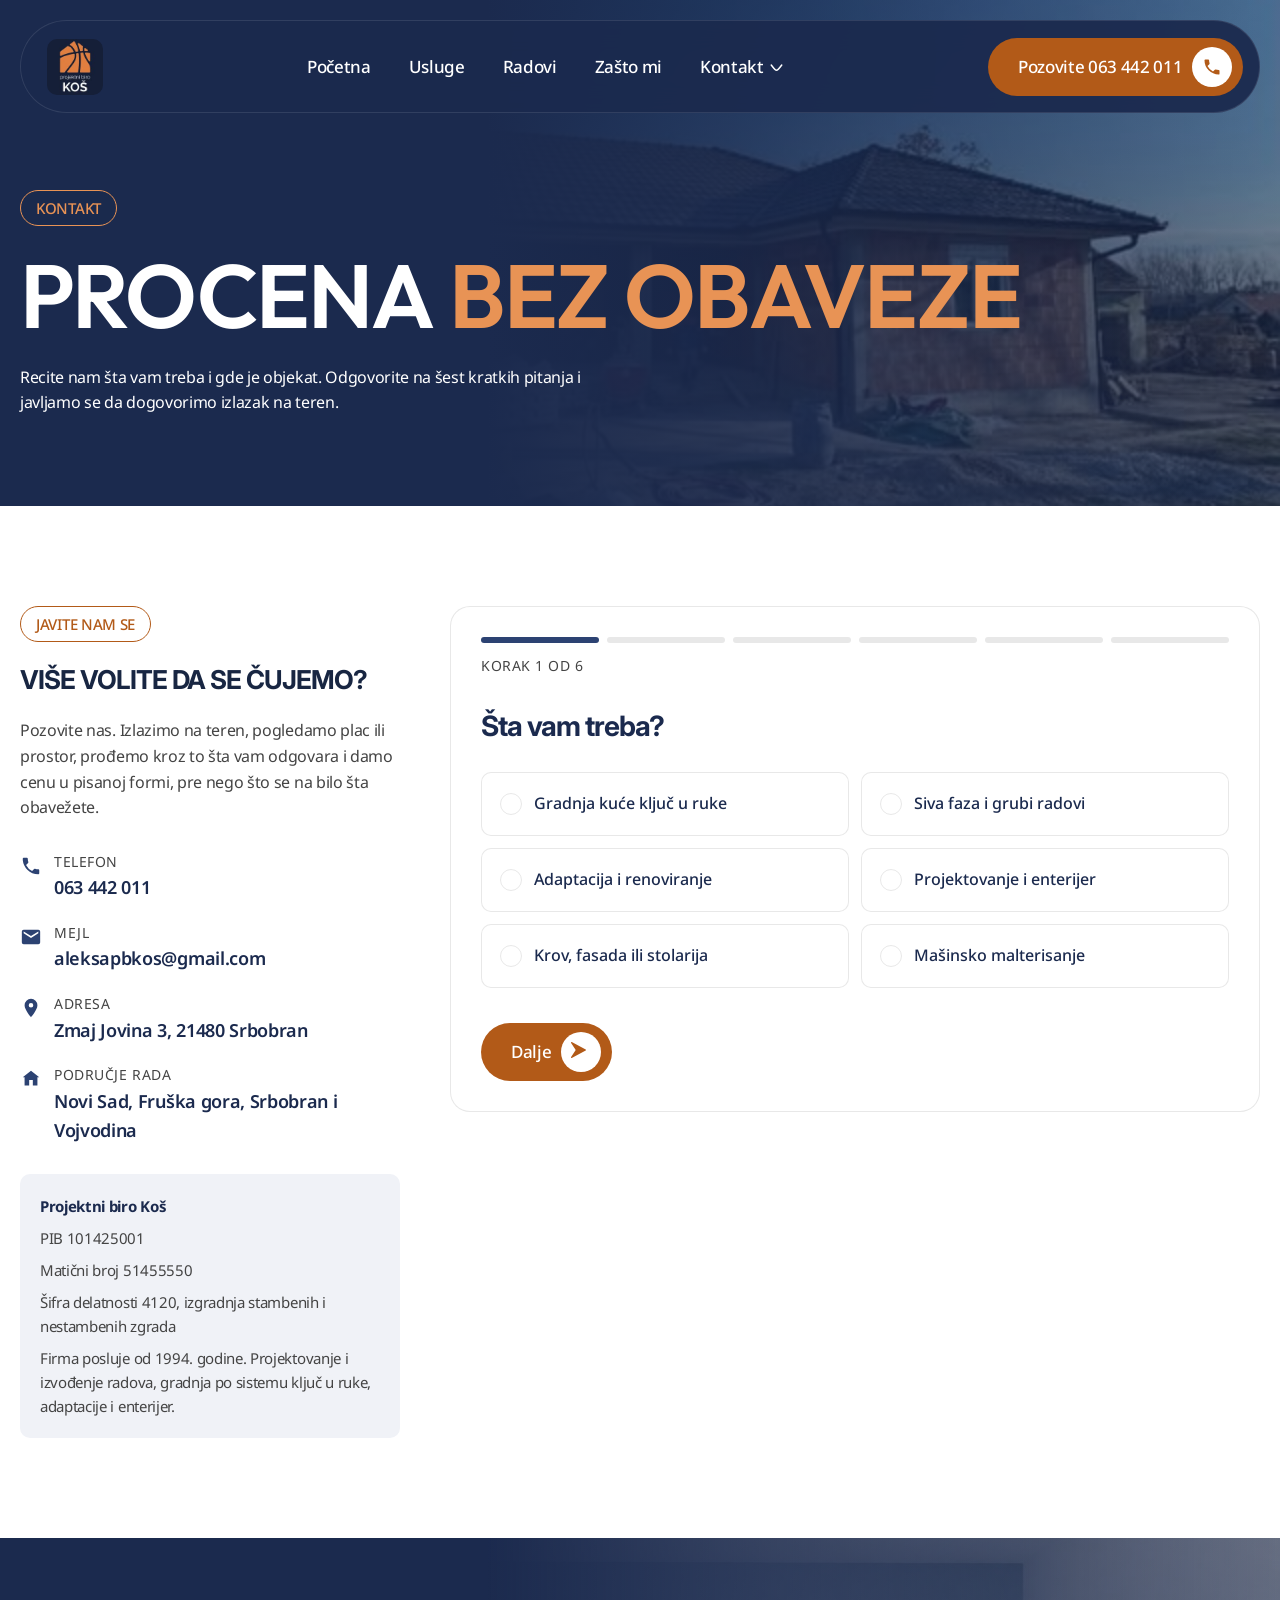
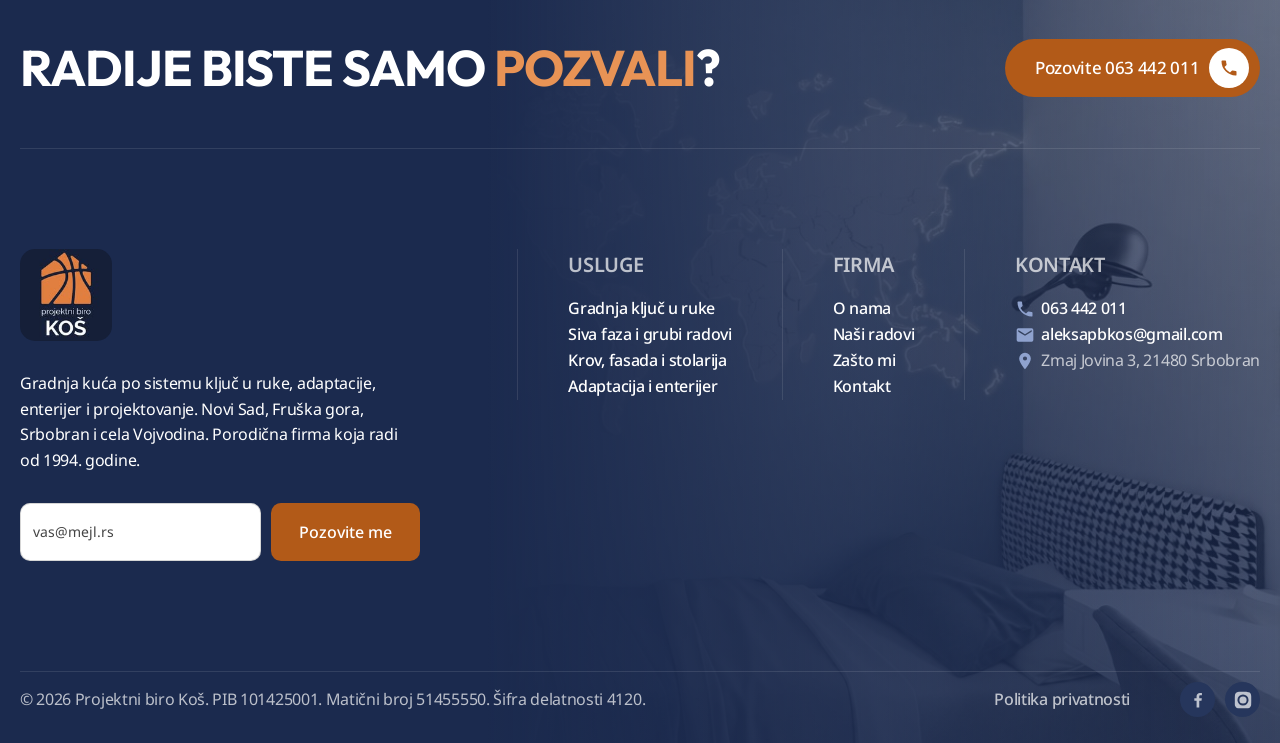
<file: contact.html>
<!DOCTYPE html>
<html lang="sr">
<head>
<meta charset="utf-8">
<meta name="viewport" content="width=device-width, initial-scale=1.0">
<title>Kontakt i procena | Projektni biro Koš Novi Sad</title>
<meta name="description" content="Zatražite procenu za gradnju kuće ključ u ruke, adaptaciju ili enterijer u Novom Sadu i okolini. Pozovite 063 442 011 ili popunite kratak upit online.">
<link rel="canonical" href="https://www.projektnibirokos.rs/kontakt">
<link rel="icon" href="images/logo.png">

<meta property="og:type" content="website">
<meta property="og:title" content="Kontakt i procena | Projektni biro Koš Novi Sad">
<meta property="og:description" content="Zatražite procenu za gradnju kuće ključ u ruke, adaptaciju ili enterijer u Novom Sadu i okolini.">
<meta property="og:image" content="images/kuca-prizemna.jpg">

<link rel="preconnect" href="https://fonts.googleapis.com">
<link rel="preconnect" href="https://fonts.gstatic.com" crossorigin>
<link href="https://fonts.googleapis.com/css2?family=Outfit:wght@500;600;700&family=Noto+Sans:wght@400;500;600;700&family=Inter:wght@600;700&display=swap" rel="stylesheet">
<link rel="stylesheet" href="styles.css">
</head>
<body>
<a class="skip-link" href="#main">Pređi na sadržaj</a>

<!-- ===================== NAV ===================== -->
<header class="nav nav-solid" id="nav">
  <div class="container">
    <div class="nav-bar">
      <div class="nav-row">
        <a class="nav-logo" href="index.html" aria-label="Projektni biro Koš, početna strana">
          <img src="images/logo.png" alt="Logotip Projektnog biroa Koš">
        </a>
        <button class="nav-toggle" id="navToggle" aria-expanded="false" aria-controls="navMenu" aria-label="Otvori meni">
          <svg class="ico-open" viewBox="0 0 24 24" fill="none" stroke="currentColor" stroke-width="2" stroke-linecap="round" aria-hidden="true"><path d="M3 6h18M3 12h18M3 18h18"/></svg>
          <svg class="ico-close" viewBox="0 0 24 24" fill="none" stroke="currentColor" stroke-width="2" stroke-linecap="round" aria-hidden="true"><path d="M6 6l12 12M18 6L6 18"/></svg>
        </button>
      </div>

      <nav class="nav-menu" id="navMenu" aria-label="Glavna navigacija">
        <a class="nav-link" href="index.html">Početna</a>
        <a class="nav-link" href="index.html#usluge">Usluge</a>
        <a class="nav-link" href="index.html#radovi">Radovi</a>
        <a class="nav-link" href="index.html#zasto-mi">Zašto mi</a>
        <a class="nav-link" href="contact.html" aria-current="page">Kontakt
          <svg class="chev" viewBox="0 0 20 20" fill="none" stroke="currentColor" stroke-width="2" stroke-linecap="round" stroke-linejoin="round" aria-hidden="true"><path d="M17 8c0 0-5.155 7-7 7S3 8 3 8"/></svg>
        </a>
      </nav>

      <div class="nav-cta">
        <a class="btn" href="tel:+38163442011">Pozovite 063 442 011
          <span class="btn-ico"><svg viewBox="0 0 24 24" fill="currentColor" aria-hidden="true"><path d="M6.6 10.8a15.1 15.1 0 006.6 6.6l2.2-2.2a1 1 0 011-.2c1.1.4 2.3.6 3.6.6a1 1 0 011 1V20a1 1 0 01-1 1A17 17 0 013 4a1 1 0 011-1h3.5a1 1 0 011 1c0 1.3.2 2.5.6 3.6a1 1 0 01-.3 1l-2.2 2.2z"/></svg></span>
        </a>
      </div>
    </div>
  </div>
</header>

<main id="main">

  <!-- ===================== PAGE HEAD ===================== -->
  <section class="page-head">
    <img src="images/kuca-prizemna.jpg" alt="">
    <div class="container">
      <span class="eyebrow" data-appear>Kontakt</span>
      <h1 class="display" data-split data-split-blur>Procena <span class="accent-word">bez obaveze</span></h1>
      <p data-appear style="--appear-delay:.45s">Recite nam šta vam treba i gde je objekat. Odgovorite na šest kratkih pitanja i javljamo se da dogovorimo izlazak na teren.</p>
    </div>
  </section>

  <!-- ===================== CONTACT ===================== -->
  <section class="sec-white">
    <div class="container">
      <div class="contact-split">

        <aside class="contact-aside" data-reveal>
          <div class="stack-sm">
            <span class="eyebrow">Javite nam se</span>
            <h2 class="h3">Više volite da se čujemo?</h2>
            <p>Pozovite nas. Izlazimo na teren, pogledamo plac ili prostor, prođemo kroz to šta vam odgovara i damo cenu u pisanoj formi, pre nego što se na bilo šta obavežete.</p>
          </div>

          <div class="contact-lines">
            <div class="contact-line">
              <svg viewBox="0 0 24 24" fill="currentColor" aria-hidden="true"><path d="M6.6 10.8a15.1 15.1 0 006.6 6.6l2.2-2.2a1 1 0 011-.2c1.1.4 2.3.6 3.6.6a1 1 0 011 1V20a1 1 0 01-1 1A17 17 0 013 4a1 1 0 011-1h3.5a1 1 0 011 1c0 1.3.2 2.5.6 3.6a1 1 0 01-.3 1l-2.2 2.2z"/></svg>
              <div><span>Telefon</span><a href="tel:+38163442011">063 442 011</a></div>
            </div>
            <div class="contact-line">
              <svg viewBox="0 0 24 24" fill="currentColor" aria-hidden="true"><path d="M20 4H4a2 2 0 00-2 2v12a2 2 0 002 2h16a2 2 0 002-2V6a2 2 0 00-2-2zm0 4l-8 5-8-5V6l8 5 8-5v2z"/></svg>
              <div><span>Mejl</span><a href="mailto:aleksapbkos@gmail.com">aleksapbkos@gmail.com</a></div>
            </div>
            <div class="contact-line">
              <svg viewBox="0 0 24 24" fill="currentColor" aria-hidden="true"><path d="M12 2a7 7 0 00-7 7c0 5.2 7 13 7 13s7-7.8 7-13a7 7 0 00-7-7zm0 9.5A2.5 2.5 0 1112 6.5a2.5 2.5 0 010 5z"/></svg>
              <div><span>Adresa</span><strong>Zmaj Jovina 3, 21480 Srbobran</strong></div>
            </div>
            <div class="contact-line">
              <svg viewBox="0 0 24 24" fill="currentColor" aria-hidden="true"><path d="M12 3l9 7h-2v9h-5v-6h-4v6H5v-9H3l9-7z"/></svg>
              <div><span>Područje rada</span><strong>Novi Sad, Fruška gora, Srbobran i Vojvodina</strong></div>
            </div>
          </div>

          <!-- TODO: podaci o entitetu su iz APR zapisa za "Jovan Tutorov preduzetnik",
               koji je u privremenom prekidu od 03.11.2025. Potvrditi sa klijentom. -->
          <div class="contact-cred">
            <p><strong>Projektni biro Koš</strong></p>
            <p>PIB 101425001</p>
            <p>Matični broj 51455550</p>
            <p>Šifra delatnosti 4120, izgradnja stambenih i nestambenih zgrada</p>
            <p>Firma posluje od 1994. godine. Projektovanje i izvođenje radova, gradnja po sistemu ključ u ruke, adaptacije i enterijer.</p>
          </div>
        </aside>

        <!-- ============ WIZARD ============ -->
        <div class="wizard" data-reveal>
          <form id="wizardForm" novalidate>

            <div class="wiz-progress">
              <div class="wiz-dots" id="wizDots" aria-hidden="true"></div>
              <p class="wiz-count" id="wizCount">Korak 1 od 6</p>
            </div>

            <!-- Korak 1 -->
            <fieldset class="wiz-step is-active" data-step="1">
              <legend class="sr-only">Šta vam treba?</legend>
              <h2>Šta vam treba?</h2>
              <div class="choice-grid" data-choice-group="service" data-auto-advance="true">
                <button type="button" class="choice" data-value="Gradnja kuće ključ u ruke"><span class="choice-mark" aria-hidden="true"><svg viewBox="0 0 24 24" fill="none" stroke="currentColor" stroke-width="3" stroke-linecap="round" stroke-linejoin="round"><path d="M4 12.5l5 5L20 6.5"/></svg></span>Gradnja kuće ključ u ruke</button>
                <button type="button" class="choice" data-value="Siva faza i grubi radovi"><span class="choice-mark" aria-hidden="true"><svg viewBox="0 0 24 24" fill="none" stroke="currentColor" stroke-width="3" stroke-linecap="round" stroke-linejoin="round"><path d="M4 12.5l5 5L20 6.5"/></svg></span>Siva faza i grubi radovi</button>
                <button type="button" class="choice" data-value="Adaptacija i renoviranje"><span class="choice-mark" aria-hidden="true"><svg viewBox="0 0 24 24" fill="none" stroke="currentColor" stroke-width="3" stroke-linecap="round" stroke-linejoin="round"><path d="M4 12.5l5 5L20 6.5"/></svg></span>Adaptacija i renoviranje</button>
                <button type="button" class="choice" data-value="Projektovanje i enterijer"><span class="choice-mark" aria-hidden="true"><svg viewBox="0 0 24 24" fill="none" stroke="currentColor" stroke-width="3" stroke-linecap="round" stroke-linejoin="round"><path d="M4 12.5l5 5L20 6.5"/></svg></span>Projektovanje i enterijer</button>
                <button type="button" class="choice" data-value="Krov, fasada ili stolarija"><span class="choice-mark" aria-hidden="true"><svg viewBox="0 0 24 24" fill="none" stroke="currentColor" stroke-width="3" stroke-linecap="round" stroke-linejoin="round"><path d="M4 12.5l5 5L20 6.5"/></svg></span>Krov, fasada ili stolarija</button>
                <button type="button" class="choice" data-value="Mašinsko malterisanje"><span class="choice-mark" aria-hidden="true"><svg viewBox="0 0 24 24" fill="none" stroke="currentColor" stroke-width="3" stroke-linecap="round" stroke-linejoin="round"><path d="M4 12.5l5 5L20 6.5"/></svg></span>Mašinsko malterisanje</button>
              </div>
              <p class="field-error" data-error-for="service" hidden>Izaberite jednu stavku da nastavite.</p>
              <div class="wiz-nav">
                <button type="button" class="btn" data-next>Dalje
                  <span class="btn-ico"><svg viewBox="0 0 20 20" fill="currentColor" aria-hidden="true"><path d="M14.7 7.44L.76.06a.54.54 0 00-.64.17.6.6 0 00-.12.37c0 .14.04.27.11.38L4.69 8 .11 15.02a.55.55 0 00.01.75c.1.15.26.23.42.23.08 0 .15-.2.22-.06l13.93-7.38c.2-.12.32-.33.31-.56a.63.63 0 00-.3-.56z"/></svg></span>
                </button>
              </div>
            </fieldset>

            <!-- Korak 2 -->
            <fieldset class="wiz-step" data-step="2">
              <legend class="sr-only">O kakvom objektu se radi?</legend>
              <h2>O kakvom objektu se radi?</h2>
              <div class="choice-grid" data-choice-group="projectType" data-auto-advance="true">
                <button type="button" class="choice" data-value="Prizemna kuća"><span class="choice-mark" aria-hidden="true"><svg viewBox="0 0 24 24" fill="none" stroke="currentColor" stroke-width="3" stroke-linecap="round" stroke-linejoin="round"><path d="M4 12.5l5 5L20 6.5"/></svg></span>Prizemna kuća</button>
                <button type="button" class="choice" data-value="Kuća na sprat"><span class="choice-mark" aria-hidden="true"><svg viewBox="0 0 24 24" fill="none" stroke="currentColor" stroke-width="3" stroke-linecap="round" stroke-linejoin="round"><path d="M4 12.5l5 5L20 6.5"/></svg></span>Kuća na sprat</button>
                <button type="button" class="choice" data-value="Stan"><span class="choice-mark" aria-hidden="true"><svg viewBox="0 0 24 24" fill="none" stroke="currentColor" stroke-width="3" stroke-linecap="round" stroke-linejoin="round"><path d="M4 12.5l5 5L20 6.5"/></svg></span>Stan</button>
                <button type="button" class="choice" data-value="Poslovni prostor"><span class="choice-mark" aria-hidden="true"><svg viewBox="0 0 24 24" fill="none" stroke="currentColor" stroke-width="3" stroke-linecap="round" stroke-linejoin="round"><path d="M4 12.5l5 5L20 6.5"/></svg></span>Poslovni prostor</button>
                <button type="button" class="choice" data-value="Prazan plac"><span class="choice-mark" aria-hidden="true"><svg viewBox="0 0 24 24" fill="none" stroke="currentColor" stroke-width="3" stroke-linecap="round" stroke-linejoin="round"><path d="M4 12.5l5 5L20 6.5"/></svg></span>Prazan plac</button>
                <button type="button" class="choice" data-value="Još ne znam"><span class="choice-mark" aria-hidden="true"><svg viewBox="0 0 24 24" fill="none" stroke="currentColor" stroke-width="3" stroke-linecap="round" stroke-linejoin="round"><path d="M4 12.5l5 5L20 6.5"/></svg></span>Još ne znam</button>
              </div>
              <p class="field-error" data-error-for="projectType" hidden>Izaberite jednu stavku da nastavite.</p>
              <div class="wiz-nav">
                <button type="button" class="wiz-back" data-back>
                  <svg viewBox="0 0 20 20" fill="none" stroke="currentColor" stroke-width="1.6" stroke-linecap="round" stroke-linejoin="round" aria-hidden="true"><path d="M16 10H4M9 5l-5 5 5 5"/></svg>Nazad
                </button>
                <button type="button" class="btn" data-next>Dalje
                  <span class="btn-ico"><svg viewBox="0 0 20 20" fill="currentColor" aria-hidden="true"><path d="M14.7 7.44L.76.06a.54.54 0 00-.64.17.6.6 0 00-.12.37c0 .14.04.27.11.38L4.69 8 .11 15.02a.55.55 0 00.01.75c.1.15.26.23.42.23.08 0 .15-.2.22-.06l13.93-7.38c.2-.12.32-.33.31-.56a.63.63 0 00-.3-.56z"/></svg></span>
                </button>
              </div>
            </fieldset>

            <!-- Korak 3 -->
            <fieldset class="wiz-step" data-step="3">
              <legend class="sr-only">Kada biste počeli?</legend>
              <h2>Kada biste počeli?</h2>
              <div class="choice-grid" data-choice-group="timing" data-auto-advance="true">
                <button type="button" class="choice" data-value="Što pre"><span class="choice-mark" aria-hidden="true"><svg viewBox="0 0 24 24" fill="none" stroke="currentColor" stroke-width="3" stroke-linecap="round" stroke-linejoin="round"><path d="M4 12.5l5 5L20 6.5"/></svg></span>Što pre</button>
                <button type="button" class="choice" data-value="U naredna tri meseca"><span class="choice-mark" aria-hidden="true"><svg viewBox="0 0 24 24" fill="none" stroke="currentColor" stroke-width="3" stroke-linecap="round" stroke-linejoin="round"><path d="M4 12.5l5 5L20 6.5"/></svg></span>U naredna tri meseca</button>
                <button type="button" class="choice" data-value="Ove godine"><span class="choice-mark" aria-hidden="true"><svg viewBox="0 0 24 24" fill="none" stroke="currentColor" stroke-width="3" stroke-linecap="round" stroke-linejoin="round"><path d="M4 12.5l5 5L20 6.5"/></svg></span>Ove godine</button>
                <button type="button" class="choice" data-value="Tek se raspitujem"><span class="choice-mark" aria-hidden="true"><svg viewBox="0 0 24 24" fill="none" stroke="currentColor" stroke-width="3" stroke-linecap="round" stroke-linejoin="round"><path d="M4 12.5l5 5L20 6.5"/></svg></span>Tek se raspitujem</button>
              </div>
              <p class="field-error" data-error-for="timing" hidden>Izaberite jednu stavku da nastavite.</p>
              <div class="wiz-nav">
                <button type="button" class="wiz-back" data-back>
                  <svg viewBox="0 0 20 20" fill="none" stroke="currentColor" stroke-width="1.6" stroke-linecap="round" stroke-linejoin="round" aria-hidden="true"><path d="M16 10H4M9 5l-5 5 5 5"/></svg>Nazad
                </button>
                <button type="button" class="btn" data-next>Dalje
                  <span class="btn-ico"><svg viewBox="0 0 20 20" fill="currentColor" aria-hidden="true"><path d="M14.7 7.44L.76.06a.54.54 0 00-.64.17.6.6 0 00-.12.37c0 .14.04.27.11.38L4.69 8 .11 15.02a.55.55 0 00.01.75c.1.15.26.23.42.23.08 0 .15-.2.22-.06l13.93-7.38c.2-.12.32-.33.31-.56a.63.63 0 00-.3-.56z"/></svg></span>
                </button>
              </div>
            </fieldset>

            <!-- Korak 4 -->
            <fieldset class="wiz-step" data-step="4">
              <legend class="sr-only">Gde je objekat?</legend>
              <h2>Gde je objekat?</h2>
              <p class="wiz-hint">Dovoljno je mesto ili opština.</p>
              <div class="field">
                <label for="suburb">Mesto ili opština</label>
                <input type="text" id="suburb" name="suburb" autocomplete="address-level2" placeholder="Novi Sad">
                <p class="field-error" data-error-for="suburb" hidden>Recite nam bar okvirno gde je objekat.</p>
              </div>
              <div class="wiz-nav">
                <button type="button" class="wiz-back" data-back>
                  <svg viewBox="0 0 20 20" fill="none" stroke="currentColor" stroke-width="1.6" stroke-linecap="round" stroke-linejoin="round" aria-hidden="true"><path d="M16 10H4M9 5l-5 5 5 5"/></svg>Nazad
                </button>
                <button type="button" class="btn" data-next>Dalje
                  <span class="btn-ico"><svg viewBox="0 0 20 20" fill="currentColor" aria-hidden="true"><path d="M14.7 7.44L.76.06a.54.54 0 00-.64.17.6.6 0 00-.12.37c0 .14.04.27.11.38L4.69 8 .11 15.02a.55.55 0 00.01.75c.1.15.26.23.42.23.08 0 .15-.2.22-.06l13.93-7.38c.2-.12.32-.33.31-.56a.63.63 0 00-.3-.56z"/></svg></span>
                </button>
              </div>
            </fieldset>

            <!-- Korak 5 -->
            <fieldset class="wiz-step" data-step="5">
              <legend class="sr-only">Vaši podaci</legend>
              <h2>Vaši podaci</h2>
              <p class="wiz-hint">Javljamo se da dogovorimo izlazak na teren i procenu.</p>
              <div class="field-row">
                <div class="field">
                  <label for="name">Ime i prezime</label>
                  <input type="text" id="name" name="name" autocomplete="name" placeholder="Marko Marković">
                  <p class="field-error" data-error-for="name" hidden>Upišite svoje ime.</p>
                </div>
                <div class="field">
                  <label for="phone">Telefon</label>
                  <input type="tel" id="phone" name="phone" autocomplete="tel" placeholder="063 000 000">
                  <p class="field-error" data-error-for="phone" hidden>Upišite broj telefona.</p>
                </div>
              </div>
              <div class="field">
                <label for="email">Mejl</label>
                <input type="email" id="email" name="email" autocomplete="email" placeholder="marko@primer.rs">
                <p class="field-error" data-error-for="email" hidden>Upišite ispravnu mejl adresu.</p>
              </div>
              <div class="field">
                <label for="message">Ima li još nešto što treba da znamo? (nije obavezno)</label>
                <textarea id="message" name="message" placeholder="Prizemna kuća od oko 110 kvadrata, plac je već očišćen, imamo idejno rešenje."></textarea>
              </div>
              <div class="wiz-nav">
                <button type="button" class="wiz-back" data-back>
                  <svg viewBox="0 0 20 20" fill="none" stroke="currentColor" stroke-width="1.6" stroke-linecap="round" stroke-linejoin="round" aria-hidden="true"><path d="M16 10H4M9 5l-5 5 5 5"/></svg>Nazad
                </button>
                <button type="button" class="btn" data-next>Dalje
                  <span class="btn-ico"><svg viewBox="0 0 20 20" fill="currentColor" aria-hidden="true"><path d="M14.7 7.44L.76.06a.54.54 0 00-.64.17.6.6 0 00-.12.37c0 .14.04.27.11.38L4.69 8 .11 15.02a.55.55 0 00.01.75c.1.15.26.23.42.23.08 0 .15-.2.22-.06l13.93-7.38c.2-.12.32-.33.31-.56a.63.63 0 00-.3-.56z"/></svg></span>
                </button>
              </div>
            </fieldset>

            <!-- Korak 6 -->
            <fieldset class="wiz-step" data-step="6">
              <legend class="sr-only">Kako ste čuli za nas?</legend>
              <h2>Kako ste čuli za nas?</h2>
              <p class="wiz-hint">Nije obavezno, ali nam pomaže da znamo šta ima smisla.</p>
              <div class="choice-grid" data-choice-group="heardVia" data-auto-advance="false">
                <button type="button" class="choice" data-value="Instagram"><span class="choice-mark" aria-hidden="true"><svg viewBox="0 0 24 24" fill="none" stroke="currentColor" stroke-width="3" stroke-linecap="round" stroke-linejoin="round"><path d="M4 12.5l5 5L20 6.5"/></svg></span>Instagram</button>
                <button type="button" class="choice" data-value="Facebook"><span class="choice-mark" aria-hidden="true"><svg viewBox="0 0 24 24" fill="none" stroke="currentColor" stroke-width="3" stroke-linecap="round" stroke-linejoin="round"><path d="M4 12.5l5 5L20 6.5"/></svg></span>Facebook</button>
                <button type="button" class="choice" data-value="Google"><span class="choice-mark" aria-hidden="true"><svg viewBox="0 0 24 24" fill="none" stroke="currentColor" stroke-width="3" stroke-linecap="round" stroke-linejoin="round"><path d="M4 12.5l5 5L20 6.5"/></svg></span>Google</button>
                <button type="button" class="choice" data-value="Preporuka"><span class="choice-mark" aria-hidden="true"><svg viewBox="0 0 24 24" fill="none" stroke="currentColor" stroke-width="3" stroke-linecap="round" stroke-linejoin="round"><path d="M4 12.5l5 5L20 6.5"/></svg></span>Preporuka</button>
                <button type="button" class="choice" data-value="Video sam vaše gradilište"><span class="choice-mark" aria-hidden="true"><svg viewBox="0 0 24 24" fill="none" stroke="currentColor" stroke-width="3" stroke-linecap="round" stroke-linejoin="round"><path d="M4 12.5l5 5L20 6.5"/></svg></span>Video sam vaše gradilište</button>
                <button type="button" class="choice" data-value="Drugo"><span class="choice-mark" aria-hidden="true"><svg viewBox="0 0 24 24" fill="none" stroke="currentColor" stroke-width="3" stroke-linecap="round" stroke-linejoin="round"><path d="M4 12.5l5 5L20 6.5"/></svg></span>Drugo</button>
              </div>
              <div class="wiz-nav">
                <button type="button" class="wiz-back" data-back>
                  <svg viewBox="0 0 20 20" fill="none" stroke="currentColor" stroke-width="1.6" stroke-linecap="round" stroke-linejoin="round" aria-hidden="true"><path d="M16 10H4M9 5l-5 5 5 5"/></svg>Nazad
                </button>
                <button type="submit" class="btn" id="wizSubmit">Pošaljite upit
                  <span class="btn-ico"><svg viewBox="0 0 20 20" fill="currentColor" aria-hidden="true"><path d="M14.7 7.44L.76.06a.54.54 0 00-.64.17.6.6 0 00-.12.37c0 .14.04.27.11.38L4.69 8 .11 15.02a.55.55 0 00.01.75c.1.15.26.23.42.23.08 0 .15-.2.22-.06l13.93-7.38c.2-.12.32-.33.31-.56a.63.63 0 00-.3-.56z"/></svg></span>
                </button>
              </div>
              <p class="field-error" id="wizFormError" hidden></p>
            </fieldset>

          </form>

          <!-- Uspeh -->
          <div class="wiz-done" id="wizDone" role="status" aria-live="polite">
            <span class="tick-big" aria-hidden="true"><svg viewBox="0 0 24 24" fill="none" stroke="currentColor" stroke-width="2.5" stroke-linecap="round" stroke-linejoin="round"><path d="M4 12.5l5 5L20 6.5"/></svg></span>
            <h2 class="h3">Primili smo vaš upit.</h2>
            <p>Javićemo se u najkraćem roku da dogovorimo izlazak na teren i procenu. Ako je hitno, pozovite <a href="tel:+38163442011"><strong>063 442 011</strong></a>.</p>
            <dl class="summary" id="wizSummary"></dl>
          </div>
        </div>

      </div>
    </div>
  </section>
</main>

<!-- ===================== FOOTER ===================== -->
<footer class="footer">
  <img src="images/footer.jpg" alt="">
  <div class="container">

    <div class="footer-cta">
      <div class="footer-cta-row">
        <h2 class="h2" data-split>Radije biste samo <span class="accent-word">pozvali</span>?</h2>
        <a class="btn" href="tel:+38163442011">Pozovite 063 442 011
          <span class="btn-ico"><svg viewBox="0 0 24 24" fill="currentColor" aria-hidden="true"><path d="M6.6 10.8a15.1 15.1 0 006.6 6.6l2.2-2.2a1 1 0 011-.2c1.1.4 2.3.6 3.6.6a1 1 0 011 1V20a1 1 0 01-1 1A17 17 0 013 4a1 1 0 011-1h3.5a1 1 0 011 1c0 1.3.2 2.5.6 3.6a1 1 0 01-.3 1l-2.2 2.2z"/></svg></span>
        </a>
      </div>
      <div class="rule"></div>
    </div>

    <div class="footer-main" data-reveal>
      <div class="footer-brand">
        <img class="logo" src="images/logo.png" alt="Logotip Projektnog biroa Koš">
        <p>Gradnja kuća po sistemu ključ u ruke, adaptacije, enterijer i projektovanje. Novi Sad, Fruška gora, Srbobran i cela Vojvodina. Porodična firma koja radi od 1994. godine.</p>
        <form class="footer-form" id="callbackForm" novalidate>
          <label class="sr-only" for="callbackEmail">Vaša mejl adresa</label>
          <input type="email" id="callbackEmail" name="email" placeholder="vas@mejl.rs" required>
          <button type="submit" id="callbackBtn">Pozovite me</button>
          <p class="form-note" id="callbackNote" role="status"></p>
        </form>
      </div>

      <div class="footer-cols">
        <div class="footer-divider" aria-hidden="true"></div>
        <div class="footer-col">
          <h2>Usluge</h2>
          <ul>
            <li><a href="index.html#usluge">Gradnja ključ u ruke</a></li>
            <li><a href="index.html#usluge">Siva faza i grubi radovi</a></li>
            <li><a href="index.html#usluge">Krov, fasada i stolarija</a></li>
            <li><a href="index.html#usluge">Adaptacija i enterijer</a></li>
          </ul>
        </div>

        <div class="footer-divider" aria-hidden="true"></div>
        <div class="footer-col">
          <h2>Firma</h2>
          <ul>
            <li><a href="index.html#o-nama">O nama</a></li>
            <li><a href="index.html#radovi">Naši radovi</a></li>
            <li><a href="index.html#zasto-mi">Zašto mi</a></li>
            <li><a href="contact.html">Kontakt</a></li>
          </ul>
        </div>

        <div class="footer-divider" aria-hidden="true"></div>
        <div class="footer-col">
          <h2>Kontakt</h2>
          <ul>
            <li>
              <svg viewBox="0 0 24 24" fill="currentColor" aria-hidden="true"><path d="M6.6 10.8a15.1 15.1 0 006.6 6.6l2.2-2.2a1 1 0 011-.2c1.1.4 2.3.6 3.6.6a1 1 0 011 1V20a1 1 0 01-1 1A17 17 0 013 4a1 1 0 011-1h3.5a1 1 0 011 1c0 1.3.2 2.5.6 3.6a1 1 0 01-.3 1l-2.2 2.2z"/></svg>
              <a href="tel:+38163442011">063 442 011</a>
            </li>
            <li>
              <svg viewBox="0 0 24 24" fill="currentColor" aria-hidden="true"><path d="M20 4H4a2 2 0 00-2 2v12a2 2 0 002 2h16a2 2 0 002-2V6a2 2 0 00-2-2zm0 4l-8 5-8-5V6l8 5 8-5v2z"/></svg>
              <a href="mailto:aleksapbkos@gmail.com">aleksapbkos@gmail.com</a>
            </li>
            <li>
              <svg viewBox="0 0 24 24" fill="currentColor" aria-hidden="true"><path d="M12 2a7 7 0 00-7 7c0 5.2 7 13 7 13s7-7.8 7-13a7 7 0 00-7-7zm0 9.5A2.5 2.5 0 1112 6.5a2.5 2.5 0 010 5z"/></svg>
              <span>Zmaj Jovina 3, 21480 Srbobran</span>
            </li>
          </ul>
        </div>
      </div>
    </div>

    <div class="footer-legal">
      <div class="rule"></div>
      <div class="footer-legal-row">
        <p>&copy; <span id="year">2026</span> Projektni biro Koš. PIB 101425001. Matični broj 51455550. Šifra delatnosti 4120.</p>
        <a href="privacy.html">Politika privatnosti</a>
        <div class="socials">
          <a class="social" href="https://www.facebook.com/projektnibirokos" target="_blank" rel="noopener" aria-label="Projektni biro Koš na Fejsbuku">
            <svg viewBox="0 0 24 24" fill="currentColor" aria-hidden="true"><path d="M13.5 21v-8h2.7l.4-3.1h-3.1V7.9c0-.9.25-1.5 1.55-1.5H16.7V3.6A22 22 0 0014.3 3.5c-2.4 0-4 1.45-4 4.1v2.3H7.6V13h2.7v8h3.2z"/></svg>
          </a>
          <a class="social" href="https://www.instagram.com/projektni_biro_kos/" target="_blank" rel="noopener" aria-label="Projektni biro Koš na Instagramu">
            <svg viewBox="0 0 24 24" fill="currentColor" aria-hidden="true"><path d="M12 2.2c3.2 0 3.6 0 4.9.07 1.17.05 1.8.25 2.23.42.56.22.96.48 1.38.9.42.42.68.82.9 1.38.17.42.37 1.06.42 2.23.06 1.3.07 1.69.07 4.9s0 3.6-.07 4.9c-.05 1.17-.25 1.8-.42 2.23-.22.56-.48.96-.9 1.38-.42.42-.82.68-1.38.9-.42.17-1.06.37-2.23.42-1.3.06-1.69.07-4.9.07s-3.6 0-4.9-.07c-1.17-.05-1.8-.25-2.23-.42-.56-.22-.96-.48-1.38-.9-.42-.42-.68-.82-.9-1.38-.17-.42-.37-1.06-.42-2.23C2.21 15.6 2.2 15.2 2.2 12s0-3.6.07-4.9c.05-1.17.25-1.8.42-2.23.22-.56.48-.96.9-1.38.42-.42.82-.68 1.38-.9.42-.17 1.06-.37 2.23-.42C8.4 2.21 8.8 2.2 12 2.2zm0 3.16A6.64 6.64 0 1018.64 12 6.64 6.64 0 0012 5.36zm0 10.95A4.31 4.31 0 1116.31 12 4.31 4.31 0 0112 16.31zm8.45-11.21a1.55 1.55 0 11-1.55-1.55 1.55 1.55 0 011.55 1.55z"/></svg>
          </a>
        </div>
      </div>
    </div>

  </div>
</footer>

<script src="lenis.min.js"></script>
<script src="main.js"></script>
</body>
</html>
</file>
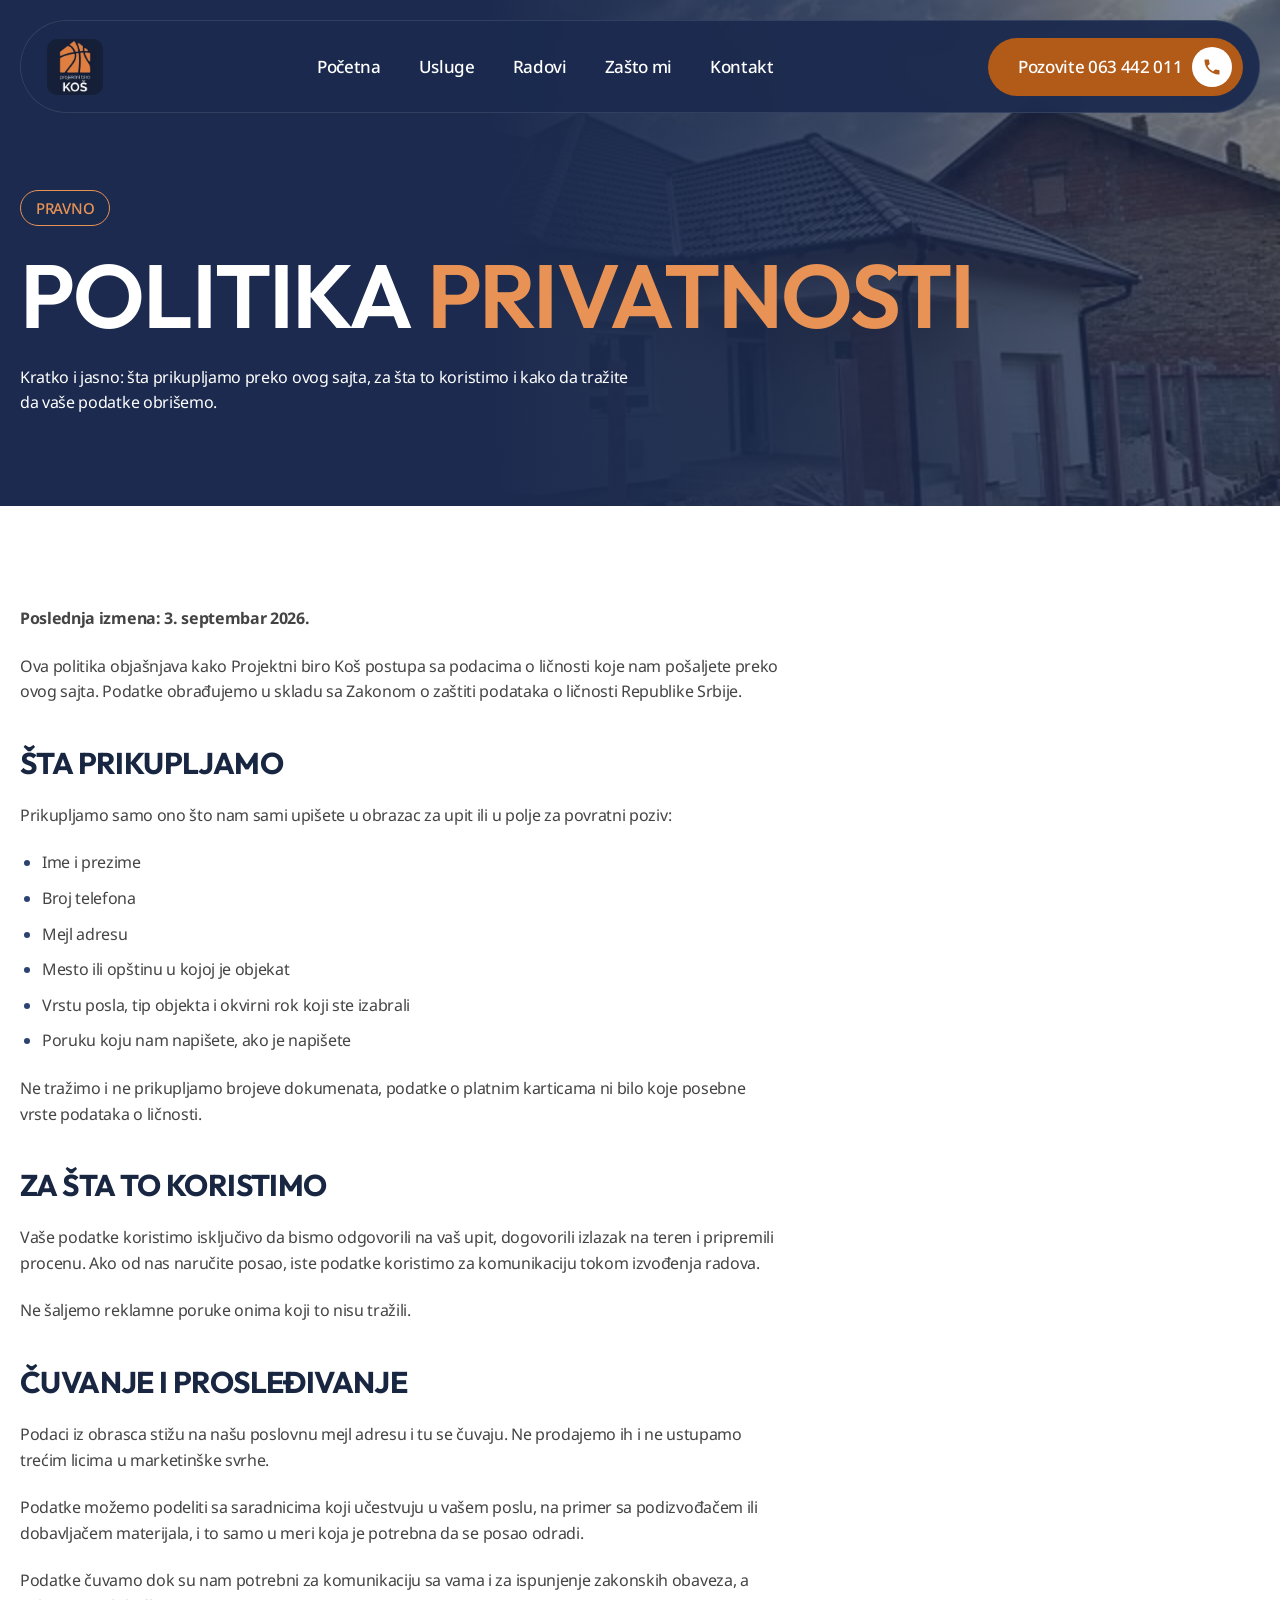
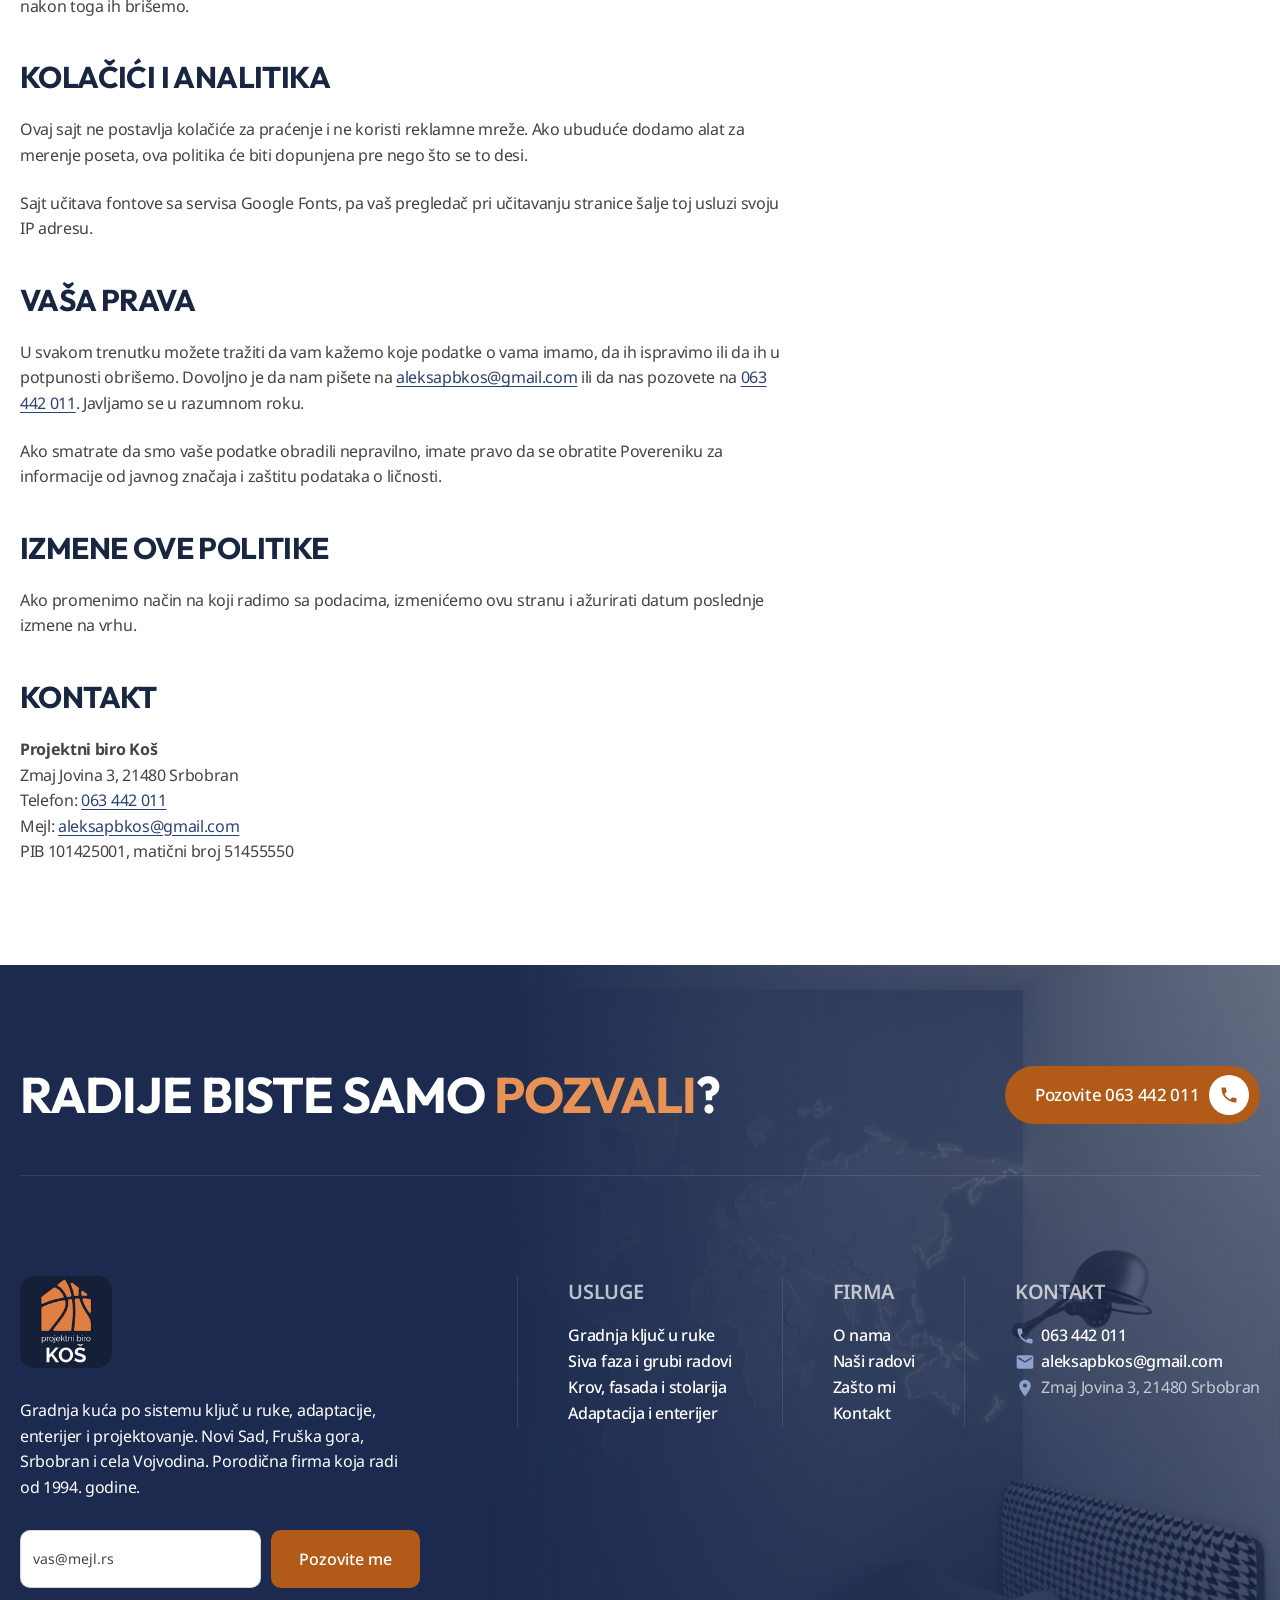
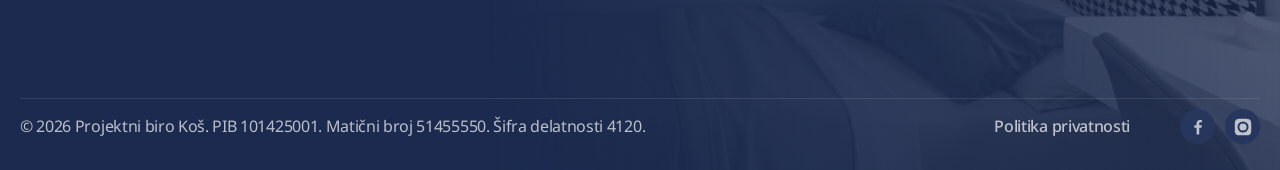
<file: privacy.html>
<!DOCTYPE html>
<html lang="sr">
<head>
<meta charset="utf-8">
<meta name="viewport" content="width=device-width, initial-scale=1.0">
<title>Politika privatnosti | Projektni biro Koš</title>
<meta name="description" content="Kako Projektni biro Koš postupa sa podacima koje pošaljete preko ovog sajta: šta prikupljamo, za šta to koristimo i kako da tražite brisanje podataka.">
<link rel="canonical" href="https://www.projektnibirokos.rs/politika-privatnosti">
<link rel="icon" href="images/logo.png">

<meta property="og:type" content="website">
<meta property="og:title" content="Politika privatnosti | Projektni biro Koš">
<meta property="og:description" content="Kako Projektni biro Koš postupa sa podacima koje pošaljete preko ovog sajta.">
<meta property="og:image" content="images/kuca-zavrsna.jpg">

<link rel="preconnect" href="https://fonts.googleapis.com">
<link rel="preconnect" href="https://fonts.gstatic.com" crossorigin>
<link href="https://fonts.googleapis.com/css2?family=Outfit:wght@500;600;700&family=Noto+Sans:wght@400;500;600;700&family=Inter:wght@600;700&display=swap" rel="stylesheet">
<link rel="stylesheet" href="styles.css">
</head>
<body>
<a class="skip-link" href="#main">Pređi na sadržaj</a>

<!-- ===================== NAV ===================== -->
<header class="nav nav-solid" id="nav">
  <div class="container">
    <div class="nav-bar">
      <div class="nav-row">
        <a class="nav-logo" href="index.html" aria-label="Projektni biro Koš, početna strana">
          <img src="images/logo.png" alt="Logotip Projektnog biroa Koš">
        </a>
        <button class="nav-toggle" id="navToggle" aria-expanded="false" aria-controls="navMenu" aria-label="Otvori meni">
          <svg class="ico-open" viewBox="0 0 24 24" fill="none" stroke="currentColor" stroke-width="2" stroke-linecap="round" aria-hidden="true"><path d="M3 6h18M3 12h18M3 18h18"/></svg>
          <svg class="ico-close" viewBox="0 0 24 24" fill="none" stroke="currentColor" stroke-width="2" stroke-linecap="round" aria-hidden="true"><path d="M6 6l12 12M18 6L6 18"/></svg>
        </button>
      </div>

      <nav class="nav-menu" id="navMenu" aria-label="Glavna navigacija">
        <a class="nav-link" href="index.html">Početna</a>
        <a class="nav-link" href="index.html#usluge">Usluge</a>
        <a class="nav-link" href="index.html#radovi">Radovi</a>
        <a class="nav-link" href="index.html#zasto-mi">Zašto mi</a>
        <a class="nav-link" href="contact.html">Kontakt</a>
      </nav>

      <div class="nav-cta">
        <a class="btn" href="tel:+38163442011">Pozovite 063 442 011
          <span class="btn-ico"><svg viewBox="0 0 24 24" fill="currentColor" aria-hidden="true"><path d="M6.6 10.8a15.1 15.1 0 006.6 6.6l2.2-2.2a1 1 0 011-.2c1.1.4 2.3.6 3.6.6a1 1 0 011 1V20a1 1 0 01-1 1A17 17 0 013 4a1 1 0 011-1h3.5a1 1 0 011 1c0 1.3.2 2.5.6 3.6a1 1 0 01-.3 1l-2.2 2.2z"/></svg></span>
        </a>
      </div>
    </div>
  </div>
</header>

<main id="main">

  <!-- ===================== PAGE HEAD ===================== -->
  <section class="page-head">
    <img src="images/kuca-zavrsna.jpg" alt="">
    <div class="container">
      <span class="eyebrow" data-appear>Pravno</span>
      <h1 class="display" data-split data-split-blur>Politika <span class="accent-word">privatnosti</span></h1>
      <p data-appear style="--appear-delay:.45s">Kratko i jasno: šta prikupljamo preko ovog sajta, za šta to koristimo i kako da tražite da vaše podatke obrišemo.</p>
    </div>
  </section>

  <section class="sec-white">
    <div class="container">
      <div class="prose" data-reveal>

        <p><strong>Poslednja izmena: 3. septembar 2026.</strong></p>

        <p>Ova politika objašnjava kako Projektni biro Koš postupa sa podacima o ličnosti koje nam pošaljete preko ovog sajta. Podatke obrađujemo u skladu sa Zakonom o zaštiti podataka o ličnosti Republike Srbije.</p>

        <h2>Šta prikupljamo</h2>
        <p>Prikupljamo samo ono što nam sami upišete u obrazac za upit ili u polje za povratni poziv:</p>
        <ul>
          <li>Ime i prezime</li>
          <li>Broj telefona</li>
          <li>Mejl adresu</li>
          <li>Mesto ili opštinu u kojoj je objekat</li>
          <li>Vrstu posla, tip objekta i okvirni rok koji ste izabrali</li>
          <li>Poruku koju nam napišete, ako je napišete</li>
        </ul>
        <p>Ne tražimo i ne prikupljamo brojeve dokumenata, podatke o platnim karticama ni bilo koje posebne vrste podataka o ličnosti.</p>

        <h2>Za šta to koristimo</h2>
        <p>Vaše podatke koristimo isključivo da bismo odgovorili na vaš upit, dogovorili izlazak na teren i pripremili procenu. Ako od nas naručite posao, iste podatke koristimo za komunikaciju tokom izvođenja radova.</p>
        <p>Ne šaljemo reklamne poruke onima koji to nisu tražili.</p>

        <h2>Čuvanje i prosleđivanje</h2>
        <p>Podaci iz obrasca stižu na našu poslovnu mejl adresu i tu se čuvaju. Ne prodajemo ih i ne ustupamo trećim licima u marketinške svrhe.</p>
        <p>Podatke možemo podeliti sa saradnicima koji učestvuju u vašem poslu, na primer sa podizvođačem ili dobavljačem materijala, i to samo u meri koja je potrebna da se posao odradi.</p>
        <p>Podatke čuvamo dok su nam potrebni za komunikaciju sa vama i za ispunjenje zakonskih obaveza, a nakon toga ih brišemo.</p>

        <h2>Kolačići i analitika</h2>
        <p>Ovaj sajt ne postavlja kolačiće za praćenje i ne koristi reklamne mreže. Ako ubuduće dodamo alat za merenje poseta, ova politika će biti dopunjena pre nego što se to desi.</p>
        <p>Sajt učitava fontove sa servisa Google Fonts, pa vaš pregledač pri učitavanju stranice šalje toj usluzi svoju IP adresu.</p>

        <h2>Vaša prava</h2>
        <p>U svakom trenutku možete tražiti da vam kažemo koje podatke o vama imamo, da ih ispravimo ili da ih u potpunosti obrišemo. Dovoljno je da nam pišete na <a href="mailto:aleksapbkos@gmail.com">aleksapbkos@gmail.com</a> ili da nas pozovete na <a href="tel:+38163442011">063 442 011</a>. Javljamo se u razumnom roku.</p>
        <p>Ako smatrate da smo vaše podatke obradili nepravilno, imate pravo da se obratite Povereniku za informacije od javnog značaja i zaštitu podataka o ličnosti.</p>

        <h2>Izmene ove politike</h2>
        <p>Ako promenimo način na koji radimo sa podacima, izmenićemo ovu stranu i ažurirati datum poslednje izmene na vrhu.</p>

        <h2>Kontakt</h2>
        <p><strong>Projektni biro Koš</strong><br>
        Zmaj Jovina 3, 21480 Srbobran<br>
        Telefon: <a href="tel:+38163442011">063 442 011</a><br>
        Mejl: <a href="mailto:aleksapbkos@gmail.com">aleksapbkos@gmail.com</a><br>
        PIB 101425001, matični broj 51455550</p>

      </div>
    </div>
  </section>
</main>

<!-- ===================== FOOTER ===================== -->
<footer class="footer">
  <img src="images/footer.jpg" alt="">
  <div class="container">

    <div class="footer-cta">
      <div class="footer-cta-row">
        <h2 class="h2" data-split>Radije biste samo <span class="accent-word">pozvali</span>?</h2>
        <a class="btn" href="tel:+38163442011">Pozovite 063 442 011
          <span class="btn-ico"><svg viewBox="0 0 24 24" fill="currentColor" aria-hidden="true"><path d="M6.6 10.8a15.1 15.1 0 006.6 6.6l2.2-2.2a1 1 0 011-.2c1.1.4 2.3.6 3.6.6a1 1 0 011 1V20a1 1 0 01-1 1A17 17 0 013 4a1 1 0 011-1h3.5a1 1 0 011 1c0 1.3.2 2.5.6 3.6a1 1 0 01-.3 1l-2.2 2.2z"/></svg></span>
        </a>
      </div>
      <div class="rule"></div>
    </div>

    <div class="footer-main" data-reveal>
      <div class="footer-brand">
        <img class="logo" src="images/logo.png" alt="Logotip Projektnog biroa Koš">
        <p>Gradnja kuća po sistemu ključ u ruke, adaptacije, enterijer i projektovanje. Novi Sad, Fruška gora, Srbobran i cela Vojvodina. Porodična firma koja radi od 1994. godine.</p>
        <form class="footer-form" id="callbackForm" novalidate>
          <label class="sr-only" for="callbackEmail">Vaša mejl adresa</label>
          <input type="email" id="callbackEmail" name="email" placeholder="vas@mejl.rs" required>
          <button type="submit" id="callbackBtn">Pozovite me</button>
          <p class="form-note" id="callbackNote" role="status"></p>
        </form>
      </div>

      <div class="footer-cols">
        <div class="footer-divider" aria-hidden="true"></div>
        <div class="footer-col">
          <h2>Usluge</h2>
          <ul>
            <li><a href="index.html#usluge">Gradnja ključ u ruke</a></li>
            <li><a href="index.html#usluge">Siva faza i grubi radovi</a></li>
            <li><a href="index.html#usluge">Krov, fasada i stolarija</a></li>
            <li><a href="index.html#usluge">Adaptacija i enterijer</a></li>
          </ul>
        </div>

        <div class="footer-divider" aria-hidden="true"></div>
        <div class="footer-col">
          <h2>Firma</h2>
          <ul>
            <li><a href="index.html#o-nama">O nama</a></li>
            <li><a href="index.html#radovi">Naši radovi</a></li>
            <li><a href="index.html#zasto-mi">Zašto mi</a></li>
            <li><a href="contact.html">Kontakt</a></li>
          </ul>
        </div>

        <div class="footer-divider" aria-hidden="true"></div>
        <div class="footer-col">
          <h2>Kontakt</h2>
          <ul>
            <li>
              <svg viewBox="0 0 24 24" fill="currentColor" aria-hidden="true"><path d="M6.6 10.8a15.1 15.1 0 006.6 6.6l2.2-2.2a1 1 0 011-.2c1.1.4 2.3.6 3.6.6a1 1 0 011 1V20a1 1 0 01-1 1A17 17 0 013 4a1 1 0 011-1h3.5a1 1 0 011 1c0 1.3.2 2.5.6 3.6a1 1 0 01-.3 1l-2.2 2.2z"/></svg>
              <a href="tel:+38163442011">063 442 011</a>
            </li>
            <li>
              <svg viewBox="0 0 24 24" fill="currentColor" aria-hidden="true"><path d="M20 4H4a2 2 0 00-2 2v12a2 2 0 002 2h16a2 2 0 002-2V6a2 2 0 00-2-2zm0 4l-8 5-8-5V6l8 5 8-5v2z"/></svg>
              <a href="mailto:aleksapbkos@gmail.com">aleksapbkos@gmail.com</a>
            </li>
            <li>
              <svg viewBox="0 0 24 24" fill="currentColor" aria-hidden="true"><path d="M12 2a7 7 0 00-7 7c0 5.2 7 13 7 13s7-7.8 7-13a7 7 0 00-7-7zm0 9.5A2.5 2.5 0 1112 6.5a2.5 2.5 0 010 5z"/></svg>
              <span>Zmaj Jovina 3, 21480 Srbobran</span>
            </li>
          </ul>
        </div>
      </div>
    </div>

    <div class="footer-legal">
      <div class="rule"></div>
      <div class="footer-legal-row">
        <p>&copy; <span id="year">2026</span> Projektni biro Koš. PIB 101425001. Matični broj 51455550. Šifra delatnosti 4120.</p>
        <a href="privacy.html">Politika privatnosti</a>
        <div class="socials">
          <a class="social" href="https://www.facebook.com/projektnibirokos" target="_blank" rel="noopener" aria-label="Projektni biro Koš na Fejsbuku">
            <svg viewBox="0 0 24 24" fill="currentColor" aria-hidden="true"><path d="M13.5 21v-8h2.7l.4-3.1h-3.1V7.9c0-.9.25-1.5 1.55-1.5H16.7V3.6A22 22 0 0014.3 3.5c-2.4 0-4 1.45-4 4.1v2.3H7.6V13h2.7v8h3.2z"/></svg>
          </a>
          <a class="social" href="https://www.instagram.com/projektni_biro_kos/" target="_blank" rel="noopener" aria-label="Projektni biro Koš na Instagramu">
            <svg viewBox="0 0 24 24" fill="currentColor" aria-hidden="true"><path d="M12 2.2c3.2 0 3.6 0 4.9.07 1.17.05 1.8.25 2.23.42.56.22.96.48 1.38.9.42.42.68.82.9 1.38.17.42.37 1.06.42 2.23.06 1.3.07 1.69.07 4.9s0 3.6-.07 4.9c-.05 1.17-.25 1.8-.42 2.23-.22.56-.48.96-.9 1.38-.42.42-.82.68-1.38.9-.42.17-1.06.37-2.23.42-1.3.06-1.69.07-4.9.07s-3.6 0-4.9-.07c-1.17-.05-1.8-.25-2.23-.42-.56-.22-.96-.48-1.38-.9-.42-.42-.68-.82-.9-1.38-.17-.42-.37-1.06-.42-2.23C2.21 15.6 2.2 15.2 2.2 12s0-3.6.07-4.9c.05-1.17.25-1.8.42-2.23.22-.56.48-.96.9-1.38.42-.42.82-.68 1.38-.9.42-.17 1.06-.37 2.23-.42C8.4 2.21 8.8 2.2 12 2.2zm0 3.16A6.64 6.64 0 1018.64 12 6.64 6.64 0 0012 5.36zm0 10.95A4.31 4.31 0 1116.31 12 4.31 4.31 0 0112 16.31zm8.45-11.21a1.55 1.55 0 11-1.55-1.55 1.55 1.55 0 011.55 1.55z"/></svg>
          </a>
        </div>
      </div>
    </div>

  </div>
</footer>

<script src="lenis.min.js"></script>
<script src="main.js"></script>
</body>
</html>
</file>
<file: styles.css>
/* ==========================================================================
   Projektni biro Koš
   Struktura, ritam, tipografska skala, motion i anatomija komponenti
   preuzeti iz referentnog builda. Paleta izvedena iz logotipa
   (teget #151F38, narandžasta #DF7F41).
   ========================================================================== */

/* --- Tokens --------------------------------------------------------------- */
:root {
  /* Paleta uzorkovana sa images/logo.png */
  --ink:            #182642;   /* teget za naslove                    */
  --accent:         #2C4272;   /* teget, hover stanje dugmadi         */
  --accent-deep:    #1E2C4C;   /* tamniji teget                       */
  --accent-light:   #8FA2CE;   /* svetlo teget, na tamnim podlogama   */
  --accent-pale:    #C3CDE4;   /* najsvetlije teget                   */

  /* Narandzasta sa lopte u logotipu. Svetli ton ide samo na tamne
     podloge, tamni je kontrastno bezbedan na beloj. */
  --flame:          #E89355;
  --flame-deep:     #B25A18;

  --muted:          #444444;   /* telo teksta                         */
  --white:          #FFFFFF;
  --wash:           #F0F2F7;   /* bleda teget pozadina sekcije        */
  --deep:           #1B2A4E;   /* teget, tamne sekcije                */
  --deep-2:         #26365C;   /* izdignuta kartica na tegetu         */

  --hair:           rgba(140, 140, 140, .2);
  --hair-light:     rgba(255, 255, 255, .1);
  --white-70:       rgba(255, 255, 255, .7);
  --ink-70:         rgba(24, 38, 66, .7);

  /* Dugmad: narandzasta u mirovanju, teget na hover */
  --btn:            #B25A18;
  --btn-hover:      #2C4272;

  /* Type */
  --font-display: "Outfit", "Outfit Placeholder", sans-serif;
  --font-body:    "Noto Sans", "Noto Sans Placeholder", sans-serif;
  --font-alt:     "Inter", "Inter Placeholder", sans-serif;

  /* Rhythm */
  --section-y: 100px;
  --container: 1350px;
  --gutter: 20px;
  --gap: 50px;

  /* Radii */
  --r-sm: 10px;
  --r-md: 15px;
  --r-lg: 20px;
  --r-pill: 999px;

  /* Motion */
  --ease-out: cubic-bezier(.22, 1, .36, 1);
  --spring: cubic-bezier(.16, 1, .3, 1);
  /* Slow, heavily eased hover used by the service rows */
  --ease-hover: cubic-bezier(.19, 1, .22, 1);
  --dur-hover: .85s;
}

/* --- Reset ---------------------------------------------------------------- */
*, *::before, *::after { box-sizing: border-box; }
html, body { margin: 0; padding: 0; }
html { -webkit-text-size-adjust: 100%; scroll-behavior: smooth; }
h1, h2, h3, h4, h5, h6, p, figure, blockquote { margin: 0; }
ul, ol { margin: 0; padding: 0; list-style: none; }
img, svg, video { display: block; max-width: 100%; }
img { height: auto; }
button { font: inherit; color: inherit; background: none; border: 0; padding: 0; cursor: pointer; }
fieldset { border: 0; margin: 0; padding: 0; min-width: 0; }
legend { padding: 0; }
input, textarea, select { font: inherit; }
a { color: inherit; text-decoration: none; }

body {
  font-family: var(--font-body);
  font-size: 16px;
  font-weight: 400;
  line-height: 1.6;
  letter-spacing: -.02em;
  color: var(--muted);
  background: var(--white);
  -webkit-font-smoothing: antialiased;
  -moz-osx-font-smoothing: grayscale;
  overflow-x: hidden;
}

:focus-visible {
  outline: 3px solid var(--accent);
  outline-offset: 3px;
  border-radius: 4px;
}

.skip-link {
  position: absolute; left: -9999px; top: 0; z-index: 100;
  background: var(--accent); color: var(--white);
  padding: 12px 20px; border-radius: 0 0 var(--r-sm) 0;
}
.skip-link:focus { left: 0; }

.sr-only {
  position: absolute; width: 1px; height: 1px; padding: 0; margin: -1px;
  overflow: hidden; clip: rect(0 0 0 0); white-space: nowrap; border: 0;
}

/* --- Type scale ----------------------------------------------------------- */
.display {
  font-family: var(--font-display);
  font-weight: 600;
  font-size: clamp(40px, 7vw, 100px);
  line-height: 1.1;
  letter-spacing: -.02em;
  text-transform: uppercase;
  color: var(--ink);
}

h2, .h2 {
  font-family: var(--font-display);
  font-weight: 700;
  font-size: clamp(28px, 4vw, 50px);
  line-height: 1.2;
  letter-spacing: -.02em;
  text-transform: uppercase;
  color: var(--ink);
}

h3, .h3 {
  font-family: var(--font-alt);
  font-weight: 700;
  font-size: clamp(21px, 2.2vw, 26px);
  line-height: 1.4;
  letter-spacing: -.04em;
  color: var(--ink);
}

h4, .h4 {
  font-family: var(--font-alt);
  font-weight: 700;
  font-size: clamp(23px, 3vw, 36px);
  line-height: 1.4;
  letter-spacing: -.04em;
  text-transform: uppercase;
  color: var(--ink);
}

.h6 {
  font-family: var(--font-display);
  font-weight: 600;
  font-size: clamp(19px, 2.4vw, 30px);
  line-height: 1.4;
  letter-spacing: -.02em;
  text-transform: uppercase;
  color: var(--ink);
}

.lede {
  font-family: var(--font-body);
  font-weight: 600;
  font-size: clamp(17px, 1.6vw, 20px);
  line-height: 1.6;
}

.body-md { font-weight: 500; }

.micro {
  font-weight: 600;
  font-size: 14px;
  line-height: 1.6;
  text-transform: uppercase;
}

.tag-text { font-size: 12px; line-height: 1.6; }

.accent-word { color: var(--flame-deep); }
.on-dark .accent-word,
.sec-deep .accent-word,
.hero .accent-word,
.page-head .accent-word,
.footer .accent-word { color: var(--flame); }

/* --- Layout --------------------------------------------------------------- */
.container {
  width: 100%;
  max-width: var(--container);
  margin-inline: auto;
  padding-inline: var(--gutter);
}

section { padding-block: var(--section-y); }

.sec-wash  { background: var(--wash); }
.sec-white { background: var(--white); }
.sec-deep  { background: var(--deep); color: var(--white-70); }
.sec-deep h2, .sec-deep .h2, .sec-deep .h4, .sec-deep .h6 { color: var(--white); }

.stack     { display: flex; flex-direction: column; gap: var(--gap); }
.stack-sm  { display: flex; flex-direction: column; gap: 20px; }
.center    { text-align: center; align-items: center; }
.measure   { max-width: 700px; }
.measure-sm{ max-width: 560px; }

/* --- Eyebrow badge -------------------------------------------------------- */
.eyebrow {
  display: inline-flex;
  align-items: center;
  padding: 5px 15px;
  border: 1px solid var(--flame-deep);
  border-radius: 23px;
  font-weight: 500;
  font-size: 15px;
  line-height: 1.6;
  letter-spacing: -.02em;
  text-transform: uppercase;
  color: var(--flame-deep);
  align-self: flex-start;
}
.center > .eyebrow { align-self: center; }
.sec-deep .eyebrow { border-color: var(--flame); color: var(--flame); }
.hero .eyebrow,
.page-head .eyebrow {
  border-color: var(--flame);
  color: var(--flame);
  background: rgba(27, 42, 78, .45);
}

/* --- Buttons -------------------------------------------------------------- */
.btn {
  display: inline-flex;
  align-items: center;
  gap: 10px;
  padding: 9px 11px 9px 30px;
  border-radius: var(--r-pill);
  background: var(--btn);
  color: var(--white);
  font-weight: 500;
  font-size: 17px;
  line-height: 1.6;
  letter-spacing: -.02em;
  min-height: 58px;
  transition: background .35s var(--ease-out), transform .35s var(--ease-out);
  will-change: transform;
}
.btn:hover { background: var(--btn-hover); transform: translateY(-2px); }
.btn:active { transform: translateY(0); }

.btn-ico {
  display: grid;
  place-items: center;
  width: 40px; height: 40px;
  border-radius: var(--r-pill);
  background: var(--white);
  color: var(--btn);
  flex: none;
  transition: transform .35s var(--ease-out), color .35s var(--ease-out);
}
.btn:hover .btn-ico { transform: translateX(3px) rotate(-45deg); color: var(--btn-hover); }
.btn-ico svg { width: 20px; height: 20px; }

.btn-block { width: 100%; justify-content: space-between; }

.btn-ghost {
  background: transparent;
  border: 1px solid var(--accent);
  color: var(--accent);
}
.btn-ghost .btn-ico { background: var(--accent); color: var(--white); }
.btn-ghost:hover { background: var(--accent); color: var(--white); }
.btn-ghost:hover .btn-ico { background: var(--white); color: var(--accent); }

/* --- Pills / tags --------------------------------------------------------- */
.tag {
  display: inline-flex;
  align-items: center;
  padding: 6px 10px;
  border: 1px solid var(--hair);
  border-radius: 16px;
  background: var(--white);
  color: var(--muted);
  font-size: 12px;
  line-height: 1.6;
  transition: background var(--dur-hover) var(--ease-hover),
              color var(--dur-hover) var(--ease-hover),
              border-color var(--dur-hover) var(--ease-hover);
}
.tag-accent {
  padding: 4px 12px;
  border-radius: 18px;
  background: var(--accent);
  border-color: var(--hair-light);
  color: var(--white);
}
.tag-glass {
  padding: 4px 12px;
  border-radius: 18px;
  background: rgba(255, 255, 255, .18);
  border-color: var(--hair-light);
  color: var(--white);
}

/* ==========================================================================
   Navigation, fixed floating pill
   ========================================================================== */
.nav {
  position: fixed;
  inset: 20px 0 auto;
  z-index: 50;
  pointer-events: none;
}
.nav .container { pointer-events: auto; }

.nav-bar {
  display: flex;
  align-items: center;
  justify-content: space-between;
  gap: var(--gap);
  padding: 16px 16px 16px 26px;
  border: 1px solid var(--hair);
  border-radius: var(--r-pill);
  background: rgba(27, 42, 78, .28);
  -webkit-backdrop-filter: blur(14px);
  backdrop-filter: blur(14px);
  transition: background .4s var(--ease-out), border-color .4s var(--ease-out);
}
/* Scroll na dole: traka je bela i puna.
   Scroll na gore: traka je providna, bez podloge i ivice.
   Vrh strane i unutrasnje strane: polupovidna teget traka. */
.nav.nav-solid .nav-bar {
  background: rgba(27, 42, 78, .94);
  border-color: var(--hair-light);
}
.nav.is-down .nav-bar {
  background: var(--white);
  border-color: rgba(24, 38, 66, .12);
  box-shadow: 0 10px 30px rgba(24, 38, 66, .10);
}
.nav.is-up .nav-bar {
  background: transparent;
  border-color: transparent;
  box-shadow: none;
  -webkit-backdrop-filter: none;
  backdrop-filter: none;
}
/* Na beloj traci sve mora da potamni */
.nav.is-down .nav-link { color: var(--deep); }
.nav.is-down .nav-toggle { color: var(--deep); }

.nav-logo { display: flex; align-items: center; flex: none; }
.nav-logo img {
  height: 56px; width: 56px;
  border-radius: var(--r-sm);
  padding: 0;
}

.nav-menu {
  display: flex;
  align-items: center;
  gap: 38px;
  padding: 10px 50px;
}
.nav-link {
  position: relative;
  display: inline-flex;
  align-items: center;
  gap: 5px;
  font-weight: 500;
  font-size: 17px;
  letter-spacing: -.02em;
  color: var(--white);
  padding-block: 6px;
}
.nav-link .chev {
  width: 15px; height: 15px;
  opacity: 0;
  transform: translateY(-4px);
  transition: opacity .3s var(--ease-out), transform .3s var(--ease-out);
}
.nav-link:hover .chev,
.nav-link[aria-current="page"] .chev { opacity: 1; transform: translateY(0); }

.nav-cta { flex: none; }

.nav-toggle {
  display: none;
  width: 44px; height: 44px;
  place-items: center;
  border-radius: var(--r-pill);
  color: var(--white);
}
.nav-toggle svg { width: 25px; height: 25px; }
.nav-toggle .ico-close { display: none; }
.nav.is-open .nav-toggle .ico-close { display: block; }
.nav.is-open .nav-toggle .ico-open { display: none; }

/* ==========================================================================
   Hero
   ========================================================================== */
.hero {
  position: relative;
  padding: 190px 0 100px;
  overflow: hidden;
  isolation: isolate;
}
.hero-bg {
  position: absolute;
  inset: 0;
  z-index: -2;
}
.hero-bg img { width: 100%; height: 100%; object-fit: cover; }
.hero::after {
  content: "";
  position: absolute;
  inset: 0;
  z-index: -1;
  /* Gornji sloj: pun teget levo do 38%, pa se gubi u sliku.
     Donji sloj: ravnomeran teget preliv preko cele fotografije. */
  background:
    linear-gradient(90deg,
      var(--deep) 0%,
      var(--deep) 38%,
      rgba(27, 42, 78, 0) 100%),
    linear-gradient(180deg,
      rgba(27, 42, 78, .35) 0%,
      rgba(27, 42, 78, .45) 55%,
      rgba(27, 42, 78, .78) 100%);
}
.hero .container { display: flex; flex-direction: column; gap: 83px; }

.hero-head { display: flex; flex-direction: column; gap: 10px; padding-top: 55px; }
.hero-head .display { color: var(--white); }
.hero-head .accent-word { color: var(--flame); }

.hero-foot {
  display: flex;
  align-items: center;
  gap: 20px;
  flex-wrap: wrap;
}
.hero-thumb {
  display: flex;
  padding: 8px;
  border: 1px solid var(--hair-light);
  border-radius: var(--r-sm);
  background: rgba(255, 255, 255, .12);
  flex: none;
}
.hero-thumb img {
  width: 214px; height: 150px;
  object-fit: cover;
  border-radius: var(--r-sm);
}
.hero-copy {
  display: flex;
  flex-direction: column;
  gap: 30px;
  align-items: flex-start;
  max-width: 460px;
}
.hero-copy p { color: var(--white); }

/* ==========================================================================
   Overview, figure + heading + stat row
   ========================================================================== */
.overview-top {
  display: flex;
  align-items: center;
  gap: 30px;
}
.overview-fig {
  flex: none;
  width: 260px;
  aspect-ratio: 0.786;
  border-radius: var(--r-md);
  overflow: hidden;
}
.overview-fig img { width: 100%; height: 100%; object-fit: cover; }
.overview-mid {
  flex: 1 1 0;
  display: flex;
  flex-direction: column;
  align-items: center;
  gap: 20px;
  text-align: center;
}
.overview-mid h2 { text-align: center; }
.overview-mid > .eyebrow { align-self: center; }

.stat-row {
  display: grid;
  grid-template-columns: repeat(3, 1fr);
  gap: 30px;
}
.stat {
  display: flex;
  align-items: center;
  gap: 10px;
  padding: 40px 15px;
  border-radius: var(--r-sm);
  background: var(--deep);
  color: var(--white);
}
.stat:nth-child(2) { background: var(--accent); }
.stat-ico { width: 43px; height: 43px; flex: none; color: var(--accent-light); }
.stat:nth-child(2) .stat-ico { color: rgba(255, 255, 255, .75); }
.stat-ico svg { width: 100%; height: 100%; }
.stat-num {
  font-family: var(--font-display);
  font-weight: 700;
  font-size: clamp(28px, 3.2vw, 44px);
  line-height: 1.2;
  letter-spacing: -.02em;
  text-transform: uppercase;
  color: var(--white);
}
.stat-label { font-weight: 600; font-size: 17px; line-height: 1.5; color: var(--white); }

/* ==========================================================================
   Features, three image cards
   ========================================================================== */
.feature-grid {
  display: grid;
  grid-template-columns: repeat(3, 1fr);
  gap: 20px;
  align-items: stretch;
}
.feature {
  display: flex;
  flex-direction: column;
  gap: 20px;
  padding: 20px;
  border-radius: var(--r-sm);
  background: var(--white);
  height: 100%;
}
.feature-head {
  display: flex;
  align-items: flex-start;
  justify-content: space-between;
  gap: 20px;
  min-height: 74px;
}
.feature-head h3 { color: var(--deep); max-width: 350px; }
.feature-ico {
  display: grid; place-items: center;
  width: 45px; height: 45px;
  flex: none;
  padding: 10px;
  border-radius: var(--r-pill);
  background: var(--accent);
  color: var(--white);
}
.feature-ico svg { width: 25px; height: 25px; }
.feature-img {
  height: 302px;
  margin-top: auto;
  border-radius: var(--r-sm);
  overflow: hidden;
}
.feature-img img { width: 100%; height: 100%; object-fit: cover; }

/* ==========================================================================
   Services, big photo + list rows
   ========================================================================== */
.services-split {
  display: grid;
  grid-template-columns: 1fr 1fr;
  gap: 20px;
  align-items: stretch;
}
.services-photo {
  position: relative;
  height: 100%;
  border-radius: var(--r-md);
  overflow: hidden;
  display: flex;
  align-items: flex-end;
  padding: 40px;
}
.services-photo img {
  position: absolute; inset: 0;
  width: 100%; height: 100%;
  object-fit: cover;
  z-index: -1;
}
.services-note {
  display: flex;
  align-items: center;
  gap: 15px;
  width: 100%;
  padding: 15px;
  border-radius: var(--r-sm);
  background: rgba(27, 42, 78, .55);
  -webkit-backdrop-filter: blur(5px);
  backdrop-filter: blur(5px);
  color: var(--white);
}
.services-note::before {
  content: "";
  flex: none;
  width: 7px;
  align-self: stretch;
  border-radius: var(--r-pill);
  background: var(--accent-light);
}

.service-list { display: flex; flex-direction: column; gap: 15px; height: 100%; }
.service-list > * { flex: 1 1 0; }
.service-row {
  display: flex;
  align-items: center;
  gap: 20px;
  padding: 24px;
  border-radius: var(--r-sm);
  background: var(--wash);
  transition: background var(--dur-hover) var(--ease-hover);
}
.service-row:hover { background: var(--flame); }
.service-ico {
  display: grid; place-items: center;
  width: 58px; height: 58px;
  flex: none;
  border-radius: var(--r-sm);
  background: var(--deep);
  color: var(--white);
  transition: background var(--dur-hover) var(--ease-hover),
              color var(--dur-hover) var(--ease-hover);
}

.service-ico svg { width: 28px; height: 28px; }
.service-body { flex: 1 1 0; display: flex; flex-direction: column; gap: 5px; }
.service-body .h3 {
  transition: color var(--dur-hover) var(--ease-hover);
  font-family: var(--font-body);
  font-weight: 600;
  font-size: clamp(17px, 1.6vw, 20px);
  line-height: 1.6;
  letter-spacing: -.02em;
  text-transform: none;
  color: var(--deep);
}
.service-tags { display: flex; flex-wrap: wrap; gap: 5px; }
.service-arrow {
  display: grid; place-items: center;
  width: 50px; height: 50px;
  flex: none;
  border: 1px solid var(--hair);
  border-radius: var(--r-pill);
  background: var(--white);
  color: var(--deep);
  transition: background var(--dur-hover) var(--ease-hover),
              color var(--dur-hover) var(--ease-hover),
              border-color var(--dur-hover) var(--ease-hover);
}

.service-arrow svg { width: 20px; height: 20px; }

/* ==========================================================================
   Projects, sticky stacking cards
   ========================================================================== */
.project-stack { display: flex; flex-direction: column; gap: 20px; }
.project {
  position: sticky;
  top: 120px;
  display: grid;
  grid-template-columns: 1fr auto;
  gap: 40px;
  align-items: center;
  padding: 30px;
  border: 1px solid var(--hair-light);
  border-radius: var(--r-lg);
  background: var(--deep-2);
}
.project-body {
  display: flex;
  flex-direction: column;
  justify-content: center;
  gap: 26px;
}
.project-top { display: flex; flex-direction: column; gap: 16px; }
.project-meta { display: flex; align-items: center; gap: 10px; flex-wrap: wrap; }
.project-body .h4 { color: var(--white); }
.project-bottom { display: flex; flex-direction: column; gap: 22px; align-items: flex-start; }
.project-bottom p { color: var(--white-70); max-width: 580px; }
.project-img { border-radius: var(--r-lg); overflow: hidden; }
.project-img {
  width: 300px;
  aspect-ratio: 1 / 1;
  flex: none;
}
.project-img img { width: 100%; height: 100%; object-fit: cover; object-position: center; }

/* ==========================================================================
   Warranty (structural stand-in for the reference pricing block)
   ========================================================================== */
.warranty-split {
  display: grid;
  grid-template-columns: minmax(0, 420px) 1fr;
  gap: var(--gap);
  align-items: stretch;
}
.warranty-intro { display: flex; flex-direction: column; gap: 20px; height: 100%; }
.warranty-fig {
  border-radius: var(--r-md);
  overflow: hidden;
  margin-top: auto;          /* sits on the cards' bottom edge */
  flex: none;                /* fixed size instead of filling the column */
  width: 100%;
  aspect-ratio: 1.45;
}
.warranty-fig img { width: 100%; height: 100%; object-fit: cover; }

.warranty-cards {
  display: grid;
  grid-template-columns: repeat(2, 1fr);
  grid-template-rows: auto auto auto auto 1fr;
  gap: 20px;
  align-items: stretch;
}
.warranty-card {
  display: grid;
  grid-row: span 5;
  grid-template-rows: subgrid;
  row-gap: 16px;
  padding: 30px;
  border-radius: var(--r-lg);
  background: var(--white);
  border: 1px solid var(--hair);
}
.warranty-top {
  display: flex;
  align-items: flex-start;
  justify-content: space-between;
  gap: 16px;
}
.warranty-top .h6 { flex: 1 1 auto; }
.warranty-top .eyebrow { flex: none; font-size: 13px; padding: 4px 10px; }
.warranty-card .btn { align-self: start; margin-bottom: 14px; }
.warranty-list { align-content: start; }

/* Fallback for engines without subgrid: fixed row heights do the same job */
@supports not (grid-template-rows: subgrid) {
  .warranty-cards { grid-template-rows: auto; }
  .warranty-card { display: flex; flex-direction: column; gap: 16px; height: 100%; }
  .warranty-top { min-height: 74px; }
  .warranty-sub { min-height: 52px; }
  .warranty-card .btn { margin-bottom: 0; }
  .warranty-list { margin-top: auto; }
}
.warranty-mark { width: 34px; height: 34px; color: var(--accent); flex: none; }
.warranty-mark svg { width: 100%; height: 100%; }
.warranty-term {
  display: flex;
  align-items: flex-end;
  gap: 8px;
}
.warranty-term .num {
  font-family: var(--font-display);
  font-weight: 700;
  font-size: clamp(34px, 4vw, 50px);
  line-height: 1.1;
  letter-spacing: -.02em;
  color: var(--deep);
}
.warranty-list { display: flex; flex-direction: column; gap: 15px; }
.warranty-list li { display: flex; align-items: flex-start; gap: 10px; color: var(--deep); }
.tick { width: 21px; height: 21px; flex: none; margin-top: 4px; color: var(--accent); }
.tick svg { width: 100%; height: 100%; }

/* ==========================================================================
   Process, three step cards
   ========================================================================== */
.process-grid {
  display: grid;
  grid-template-columns: repeat(3, 1fr);
  gap: 20px;
}
.step {
  /* The panel hangs off the bottom of the photo: one third of it overlaps
     the image, the remaining two thirds sit below it. */
  --panel-h: 178px;
  --overlap: calc(var(--panel-h) / 3);
  position: relative;
  height: 430px;
  isolation: isolate;
}
.step > img {
  position: absolute;
  top: 0; left: 0; right: 0;
  width: 100%;
  height: calc(100% - var(--panel-h) + var(--overlap));
  object-fit: cover;
  border-radius: var(--r-md);
  z-index: 0;
}
.step-panel {
  position: absolute;
  left: 20px; right: 20px; bottom: 0;
  z-index: 1;
  height: var(--panel-h);
  margin: 0;
  padding: 24px 20px;
  border-radius: var(--r-sm);
  background: var(--wash);
  display: flex;
  flex-direction: column;
  justify-content: center;
  gap: 12px;
}
.step-panel h3 {
  font-family: var(--font-body);
  font-weight: 600;
  font-size: 20px;
  line-height: 1.6;
  letter-spacing: -.02em;
  color: var(--deep);
}
.step-panel .tag-accent { align-self: flex-start; font-weight: 600; font-size: 14px; text-transform: uppercase; }

/* ==========================================================================
   Testimonials
   ========================================================================== */
.testi-grid {
  display: grid;
  grid-template-columns: repeat(3, 1fr);
  gap: 15px;
  align-items: stretch;
}
.testi-col { display: flex; flex-direction: column; gap: 15px; }
.quote {
  display: flex;
  flex-direction: column;
  gap: 25px;
  padding: 25px;
  border-radius: var(--r-lg);
  background: var(--white);
  border: 1px solid var(--hair);
  height: 100%;
}
.quote-mark { width: 39px; height: 39px; color: var(--flame-deep); flex: none; }
.quote-mark svg { width: 100%; height: 100%; }
.quote p { font-weight: 500; color: var(--deep); }
.quote-foot {
  display: flex;
  align-items: center;
  justify-content: space-between;
  gap: 20px;
  margin-top: auto;
}
.quote-person { display: flex; flex-direction: column; }
.quote-name {
  font-weight: 500; font-size: 18px; line-height: 1.4;
  text-transform: uppercase; color: var(--deep);
}
.quote-role { font-size: 15px; color: var(--muted); }
.quote-score {
  display: inline-flex; align-items: center; gap: 5px;
  padding: 3px 8px;
  border: 1px solid var(--hair);
  border-radius: var(--r-md);
  font-weight: 600; font-size: 14px; text-transform: uppercase;
  color: var(--deep);
  flex: none;
}
.quote-score svg { width: 15px; height: 15px; color: var(--accent); }

.testi-photo {
  position: relative;
  display: flex;
  flex-direction: column;
  justify-content: flex-end;
  min-height: 436px;
  padding: 25px 25px 40px;
  border-radius: var(--r-lg);
  overflow: hidden;
  isolation: isolate;
}
.testi-photo > img {
  position: absolute; inset: 0;
  width: 100%; height: 100%; object-fit: cover; z-index: -2;
}
.testi-photo::after {
  content: "";
  position: absolute; inset: 0; z-index: -1;
  background: linear-gradient(180deg, rgba(255,255,255,0) 38%, rgba(27,42,78,.85) 78%, rgba(27,42,78,.96) 100%);
}
.testi-badge { display: flex; align-items: center; gap: 8px; }
.testi-badge img {
  width: 50px; height: 50px; flex: none;
  border-radius: var(--r-sm);
  padding: 0;
  object-fit: cover;
}
.testi-badge .h6 { color: var(--white); }
.stars { display: inline-flex; gap: 1px; color: var(--accent-light); }
.stars svg { width: 17px; height: 17px; }
.testi-badge .micro { color: var(--white); }

/* ==========================================================================
   FAQ
   ========================================================================== */
.faq-split {
  display: grid;
  grid-template-columns: 1fr 1fr;
  gap: 52px;
  align-items: start;
}
.faq-list {
  display: flex;
  flex-direction: column;
  gap: 20px;
  padding: 20px;
  border-radius: var(--r-sm);
  background: var(--wash);
}
.faq-item {
  border-radius: var(--r-sm);
  background: var(--white);
  overflow: hidden;
}
.faq-q {
  display: flex;
  align-items: center;
  justify-content: space-between;
  gap: var(--gap);
  width: 100%;
  padding: 25px;
  text-align: left;
  font-weight: 600;
  font-size: clamp(17px, 1.6vw, 20px);
  line-height: 1.6;
  letter-spacing: -.02em;
  color: var(--deep);
}
.faq-plus {
  display: grid; place-items: center;
  width: 34px; height: 34px;
  flex: none;
  border-radius: 17px;
  background: var(--accent);
  color: var(--white);
  transition: transform .4s var(--ease-out), background .4s var(--ease-out);
}
.faq-plus svg { width: 16px; height: 16px; }
.faq-item.is-open .faq-plus { transform: rotate(45deg); background: var(--deep); }
.faq-a {
  display: grid;
  grid-template-rows: 0fr;
  transition: grid-template-rows .45s var(--ease-out);
}
.faq-item.is-open .faq-a { grid-template-rows: 1fr; }
.faq-a > div { overflow: hidden; }
.faq-a p { padding: 0 25px 25px; }

/* Slika mora da bude tacno visine FAQ liste.
   Fotografija je portretna, pa bi njena prirodna visina inace odredila
   visinu reda. Zato je img izvucen iz toka (position: absolute) i ne
   ucestvuje u racunanju visine. Red meri samo FAQ lista, a .faq-photo
   se rasteze na tu visinu. */
.faq-photo {
  position: relative;
  border-radius: var(--r-md);
  overflow: hidden;
  align-self: stretch;
  height: auto;
  min-height: 0;
}
.faq-photo img {
  position: absolute;
  inset: 0;
  width: 100%;
  height: 100%;
  object-fit: cover;
}

/* ==========================================================================
   Recent work cards (structural stand-in for the reference blog block)
   ========================================================================== */
.work-grid { display: grid; grid-template-columns: repeat(2, 1fr); gap: 20px; }
.work-card {
  display: flex;
  flex-direction: column;
  gap: 15px;
  padding: 20px;
  border-radius: var(--r-md);
  background: var(--white);
}
.work-img { aspect-ratio: 1.43; border-radius: var(--r-md); overflow: hidden; }
.work-img img { width: 100%; height: 100%; object-fit: cover; }
.work-body { display: flex; flex-direction: column; gap: 25px; padding-left: 15px; }
.work-head { display: flex; flex-direction: column; gap: 10px; }
.work-date { font-weight: 600; font-size: 14px; text-transform: uppercase; color: var(--accent); }
.work-title {
  font-family: var(--font-display);
  font-weight: 500;
  font-size: clamp(21px, 2.4vw, 28px);
  line-height: 1.4;
  letter-spacing: -.02em;
  color: var(--deep);
}
.work-rule { height: 1px; background: var(--hair); }
.work-foot { display: flex; align-items: center; gap: 10px; }
.work-foot img {
  width: 36px; height: 36px; flex: none;
  border-radius: 8px;
  object-fit: cover;
}
.work-foot span { color: var(--deep); }

/* ==========================================================================
   Footer
   ========================================================================== */
.footer {
  position: relative;
  padding: 100px 0 26px;
  overflow: hidden;
  isolation: isolate;
  color: var(--white-70);
}
.footer > img {
  position: absolute; inset: 0;
  width: 100%; height: 100%; object-fit: cover; z-index: -2;
}
.footer::after {
  content: "";
  position: absolute; inset: 0; z-index: -1;
  background:
    linear-gradient(90deg,
      var(--deep) 0%,
      var(--deep) 38%,
      rgba(27, 42, 78, 0) 100%),
    linear-gradient(180deg,
      rgba(27, 42, 78, .55) 0%,
      rgba(27, 42, 78, .82) 100%);
}
.footer .container { display: flex; flex-direction: column; gap: 100px; }

.footer-cta { display: flex; flex-direction: column; gap: var(--gap); }
.footer-cta-row {
  display: flex;
  align-items: center;
  justify-content: space-between;
  gap: var(--gap);
  flex-wrap: wrap;
}
.footer-cta-row .h2 { color: var(--white); max-width: 756px; }
.footer-cta-row .accent-word { color: var(--flame); }
.rule { height: 1px; background: var(--hair-light); }

.footer-main {
  display: flex;
  align-items: flex-start;
  justify-content: space-between;
  gap: var(--gap);
  flex-wrap: wrap;
}
.footer-brand { display: flex; flex-direction: column; gap: 30px; max-width: 400px; }
.footer-brand img.logo {
  width: 92px; height: 92px;
  border-radius: var(--r-md);
  padding: 0;
}
.footer-brand p { color: var(--white); }

.footer-form { display: flex; gap: 10px; align-items: stretch; flex-wrap: wrap; }
.footer-form input[type="email"] {
  flex: 1 1 200px;
  min-height: 54px;
  padding: 12px;
  border: 1px solid rgba(136, 136, 136, .35);
  border-radius: var(--r-sm);
  background: var(--white);
  color: var(--ink);
  font-size: 14px;
}
.footer-form input::placeholder { color: var(--muted); }
.footer-form button {
  min-height: 58px;
  padding: 10px 28px;
  border-radius: var(--r-sm);
  background: var(--btn);
  color: var(--white);
  font-weight: 500;
  transition: background .35s var(--ease-out);
}
.footer-form button:hover { background: var(--btn-hover); }
.footer-form button[disabled] { opacity: .5; cursor: not-allowed; }
.form-note { flex-basis: 100%; font-size: 14px; color: var(--white-70); }

.footer-cols { display: flex; align-items: flex-start; gap: 50px; }
.footer-col { display: flex; flex-direction: column; gap: 15px; }
.footer-col h2 {
  font-family: var(--font-body);
  font-weight: 600;
  font-size: 20px;
  line-height: 1.6;
  letter-spacing: -.02em;
  text-transform: uppercase;
  color: var(--white-70);
}
.footer-col a { color: var(--white); font-weight: 500; transition: color .3s var(--ease-out); }
.footer-col a:hover { color: var(--accent-light); }
.footer-col li { min-height: 26px; display: flex; align-items: center; gap: 6px; }
.footer-col li svg { width: 20px; height: 20px; flex: none; color: var(--accent-light); }
.footer-divider { width: 1px; align-self: stretch; background: var(--hair-light); }

.footer-legal { display: flex; flex-direction: column; gap: 10px; }
.footer-legal-row {
  display: flex;
  align-items: center;
  gap: var(--gap);
  flex-wrap: wrap;
}
.footer-legal-row > p { flex: 1 1 260px; color: var(--white-70); }
.footer-legal-row a { color: var(--white-70); font-weight: 500; transition: color .3s var(--ease-out); }
.footer-legal-row a:hover { color: var(--white); }
.socials { display: flex; align-items: center; gap: 10px; margin-left: auto; }
.social {
  display: grid; place-items: center;
  width: 35px; height: 35px;
  border-radius: var(--r-pill);
  background: var(--deep-2);
  color: var(--white);
  transition: background .35s var(--ease-out);
}
.social:hover { background: var(--accent); }
.social svg { width: 20px; height: 20px; }

/* ==========================================================================
   Page header (contact / privacy)
   ========================================================================== */
.page-head {
  position: relative;
  padding: 190px 0 90px;
  overflow: hidden;
  isolation: isolate;
}
.page-head > img {
  position: absolute; inset: 0;
  width: 100%; height: 100%; object-fit: cover; z-index: -2;
}
.page-head::after {
  content: "";
  position: absolute; inset: 0; z-index: -1;
  background:
    linear-gradient(90deg,
      var(--deep) 0%,
      var(--deep) 38%,
      rgba(27, 42, 78, 0) 100%),
    linear-gradient(180deg, rgba(27,42,78,.5) 0%, rgba(27,42,78,.72) 100%);
}
.page-head .display, .page-head h1 { color: var(--white); }
.page-head p { color: var(--white); max-width: 620px; }
.page-head .container { display: flex; flex-direction: column; gap: 20px; align-items: flex-start; }

/* ==========================================================================
   Contact
   ========================================================================== */
.contact-split {
  display: grid;
  grid-template-columns: minmax(0, 380px) 1fr;
  gap: var(--gap);
  align-items: start;
}
.contact-aside { display: flex; flex-direction: column; gap: 30px; }
.contact-lines { display: flex; flex-direction: column; gap: 20px; }
.contact-line { display: flex; align-items: flex-start; gap: 12px; }
.contact-line svg { width: 22px; height: 22px; flex: none; margin-top: 4px; color: var(--accent); }
.contact-line span { display: block; font-size: 14px; text-transform: uppercase; letter-spacing: .04em; color: var(--muted); }
.contact-line a, .contact-line strong {
  font-weight: 600; font-size: 18px; color: var(--deep);
}
.contact-line a { transition: color .3s var(--ease-out); }
.contact-line a:hover { color: var(--accent); }
.contact-cred {
  display: flex; flex-direction: column; gap: 8px;
  padding: 20px;
  border-radius: var(--r-sm);
  background: var(--wash);
  font-size: 15px;
}
.contact-cred strong { color: var(--deep); }

/* --- Wizard --------------------------------------------------------------- */
.wizard {
  padding: 30px;
  border: 1px solid var(--hair);
  border-radius: var(--r-lg);
  background: var(--white);
}
.wiz-progress { display: flex; flex-direction: column; gap: 12px; margin-bottom: 30px; }
.wiz-dots { display: flex; gap: 8px; }
.wiz-dot {
  flex: 1 1 0;
  height: 6px;
  border-radius: var(--r-pill);
  background: var(--hair);
  transition: background .4s var(--ease-out);
}
.wiz-dot.is-done { background: var(--accent); }
.wiz-count { font-size: 14px; text-transform: uppercase; letter-spacing: .04em; color: var(--muted); }

.wiz-step { display: none; flex-direction: column; gap: 25px; }
.wiz-step.is-active { display: flex; animation: stepIn .45s var(--ease-out) both; }
@keyframes stepIn { from { opacity: 0; transform: translateY(14px); } to { opacity: 1; transform: none; } }

.wiz-step h2 {
  font-family: var(--font-alt);
  font-weight: 700;
  font-size: clamp(21px, 2.4vw, 28px);
  line-height: 1.4;
  letter-spacing: -.04em;
  text-transform: none;
  color: var(--deep);
}
.wiz-hint { font-size: 15px; color: var(--muted); margin-top: -14px; }

.choice-grid { display: grid; grid-template-columns: repeat(2, 1fr); gap: 12px; }
.choice {
  display: flex;
  align-items: center;
  gap: 12px;
  min-height: 64px;
  padding: 16px 18px;
  border: 1px solid var(--hair);
  border-radius: var(--r-sm);
  background: var(--white);
  text-align: left;
  font-weight: 500;
  color: var(--deep);
  transition: border-color .3s var(--ease-out), background .3s var(--ease-out), transform .3s var(--ease-out);
}
.choice:hover { border-color: var(--accent); transform: translateY(-2px); }
.choice.is-picked { border-color: var(--accent); background: var(--wash); }
.choice-mark {
  display: grid; place-items: center;
  width: 22px; height: 22px; flex: none;
  border: 1px solid var(--hair);
  border-radius: var(--r-pill);
  color: transparent;
}
.choice.is-picked .choice-mark { background: var(--accent); border-color: var(--accent); color: var(--white); }
.choice-mark svg { width: 12px; height: 12px; }

.field { display: flex; flex-direction: column; gap: 8px; }
.field label { font-weight: 600; font-size: 15px; color: var(--deep); }
.field input, .field textarea {
  min-height: 54px;
  padding: 14px 16px;
  border: 1px solid var(--hair);
  border-radius: var(--r-sm);
  background: var(--white);
  color: var(--ink);
  font-size: 16px;
  transition: border-color .3s var(--ease-out);
}
.field textarea { min-height: 120px; resize: vertical; }
.field input:focus, .field textarea:focus { border-color: var(--accent); }
.field-row { display: grid; grid-template-columns: repeat(2, 1fr); gap: 15px; }
.field-error { font-size: 14px; color: #B3261E; }

.wiz-nav {
  display: flex;
  align-items: center;
  gap: 12px;
  flex-wrap: wrap;
  padding-top: 10px;
}
.wiz-back {
  display: inline-flex; align-items: center; gap: 8px;
  min-height: 50px;
  padding: 8px 22px;
  border: 1px solid var(--hair);
  border-radius: var(--r-pill);
  color: var(--deep);
  font-weight: 500;
  transition: border-color .3s var(--ease-out), color .3s var(--ease-out);
}
.wiz-back:hover { border-color: var(--accent); color: var(--accent); }
.wiz-back svg { width: 18px; height: 18px; }
.wiz-nav .btn[disabled] { opacity: .5; cursor: not-allowed; transform: none; }

.wiz-done {
  display: none;
  flex-direction: column;
  gap: 20px;
  align-items: flex-start;
  padding: 40px 30px;
  border-radius: var(--r-md);
  background: var(--wash);
  text-align: left;
}
.wiz-done.is-active { display: flex; }
.wiz-done .tick-big {
  display: grid; place-items: center;
  width: 56px; height: 56px;
  border-radius: var(--r-pill);
  background: var(--accent);
  color: var(--white);
}
.wiz-done .tick-big svg { width: 28px; height: 28px; }

.summary { display: flex; flex-direction: column; gap: 10px; }
.summary-row { display: flex; gap: 10px; flex-wrap: wrap; font-size: 15px; }
.summary-row dt { font-weight: 600; color: var(--deep); min-width: 130px; }
.summary-row dd { margin: 0; color: var(--muted); }

/* ==========================================================================
   Prose (privacy)
   ========================================================================== */
.prose { max-width: 760px; display: flex; flex-direction: column; gap: 22px; }
.prose h2 { font-size: clamp(22px, 2.6vw, 30px); margin-top: 18px; }
.prose h3 {
  font-family: var(--font-body);
  font-weight: 600; font-size: 19px; text-transform: none; color: var(--deep);
}
.prose ul { display: flex; flex-direction: column; gap: 10px; padding-left: 22px; list-style: disc; }
.prose li::marker { color: var(--accent); }
.prose a { color: var(--accent); text-decoration: underline; text-underline-offset: 3px; }

/* ==========================================================================
   Scroll + entrance motion
   ========================================================================== */
[data-reveal] {
  opacity: 0;
  transform: translateY(80px);
  transition: opacity .9s var(--spring), transform .9s var(--spring);
  will-change: transform, opacity;
}
[data-reveal].is-in { opacity: 1; transform: none; }

/* Service rows reveal AND hover, so both transitions have to live together */
.service-row[data-reveal] {
  transition: opacity .9s var(--spring),
              transform .9s var(--spring),
              background var(--dur-hover) var(--ease-hover);
}

[data-appear] {
  opacity: 0;
  transform: translateY(var(--appear-y, 20px));
  animation: appearUp .9s var(--spring) forwards;
  animation-delay: var(--appear-delay, .2s);
}
@keyframes appearUp { to { opacity: 1; transform: none; } }

/* Word-by-word heading reveal */
.split-word {
  display: inline-block;
  opacity: 0;
  transform: translateY(10px);
  transition: opacity .7s var(--ease-out), transform .7s var(--ease-out), filter .7s var(--ease-out);
  transition-delay: var(--word-delay, 0s);
}
.split-blur .split-word { filter: blur(10px); transform: translateY(20px); }
.is-in .split-word,
.split-ready .split-word,
.split-blur.split-ready .split-word { opacity: 1; transform: none; filter: none; }

@media (prefers-reduced-motion: reduce) {
  html { scroll-behavior: auto; }
  *, *::before, *::after {
    animation-duration: .01ms !important;
    animation-iteration-count: 1 !important;
    transition-duration: .01ms !important;
  }
  [data-reveal], [data-appear], .split-word { opacity: 1 !important; transform: none !important; filter: none !important; }
  .project { position: static; }
}

/* ==========================================================================
   Responsive
   ========================================================================== */
@media (max-width: 1199px) {
  :root { --section-y: 80px; }

  .feature-grid { grid-template-columns: 1fr; }
  .services-split { grid-template-columns: 1fr; }
  .services-photo { min-height: 380px; padding: 25px; }
  .project { grid-template-columns: 1fr; min-height: 0; padding: 25px; }
  .project-img img { min-height: 260px; }
  .warranty-split { grid-template-columns: 1fr; }
  .warranty-fig { margin-top: 10px; flex: none; min-height: 0; }
  .warranty-fig img { aspect-ratio: 1.6; height: auto; }
  .service-list { height: auto; }
  .service-list > * { flex: none; }
  .services-photo { height: auto; min-height: 340px; }
  .faq-split { grid-template-columns: 1fr; }
  .process-grid { grid-template-columns: 1fr; }
  .testi-grid { grid-template-columns: 1fr; }
  .work-grid { grid-template-columns: 1fr; }
  .contact-split { grid-template-columns: 1fr; }
  .footer-main { flex-direction: column; align-items: stretch; }
  .footer-brand { max-width: none; }
  .footer-cols { flex-wrap: wrap; gap: 30px; }
}

@media (max-width: 991px) {
  /* Mobile navigation */
  .nav-bar {
    flex-direction: column;
    align-items: stretch;
    gap: 0;
    padding: 12px;
    border-radius: var(--r-md);
  }
  .nav-row {
    display: flex;
    align-items: center;
    justify-content: space-between;
    gap: 20px;
    width: 100%;
  }
  .nav-toggle { display: grid; }
  .nav-menu,
  .nav-cta {
    display: none;
    padding: 0;
  }
  .nav.is-open .nav-menu {
    display: flex;
    flex-direction: column;
    align-items: flex-start;
    gap: 4px;
    width: 100%;
    padding: 20px 8px 12px;
  }
  .nav.is-open .nav-cta { display: block; width: 100%; padding: 0 8px 8px; }
  .nav.is-open .nav-cta .btn { width: 100%; justify-content: space-between; }
  .nav.is-open .nav-bar { background: rgba(27, 42, 78, .97); }

  /* Kada se meni otvori, traka se vraca na teget podlogu, pa tekst mora
     nazad u belo. Bez ovoga stanje is-down (bela traka, tamni linkovi)
     ostaje na snazi i linkovi se izgube na tegetu. */
  .nav.is-down.is-open .nav-link,
  .nav.is-down.is-open .nav-toggle { color: var(--white); }
  .nav-link { min-height: 44px; width: 100%; }

  .hero { padding: 150px 0 80px; }
  .hero .container { gap: 50px; }
  .hero-head { padding-top: 0; }
  .hero-foot { flex-direction: column; align-items: stretch; }
  .hero-thumb { align-self: flex-start; }
  .hero-copy { max-width: none; }

  .overview-top { flex-direction: column; gap: 30px; }
  .overview-fig { width: 100%; max-width: 300px; aspect-ratio: 1.4; }
  .stat-row { grid-template-columns: 1fr; }

  .feature-head h3 { max-width: none; }
  .warranty-cards { grid-template-columns: 1fr; }
  .choice-grid { grid-template-columns: 1fr; }
  .field-row { grid-template-columns: 1fr; }
  .footer .container { gap: 58px; }
  .footer-cols { flex-direction: column; gap: 30px; width: 100%; }
  .footer-divider { display: none; }
  .footer-cta-row { flex-direction: column; align-items: flex-start; }
  .socials { margin-left: 0; }
  .page-head { padding: 150px 0 70px; }
  .wizard { padding: 22px; }
}

/* ---- Phone: form first on contact, tighter rhythm ---- */
@media (max-width: 991px) {
  :root { --section-y: 64px; --gap: 30px; }

  .contact-split { display: flex; flex-direction: column; gap: 40px; }
  .wizard { order: 1; }
  .contact-aside { order: 2; }

  .warranty-cards { grid-template-rows: auto; }
  .warranty-card {
    display: flex;
    flex-direction: column;
    grid-row: auto;
    gap: 18px;
    padding: 24px;
  }
  .warranty-top { min-height: 0; }
  .warranty-sub { min-height: 0; }
  .warranty-card .btn { margin-bottom: 0; align-self: stretch; }
  .warranty-list { margin-top: 0; }
  .feature-head { min-height: 0; }
  .feature-img { margin-top: 0; }

  .nav-logo { min-height: 44px; }
  .nav-logo img { height: 38px; }
  .hero { padding: 132px 0 64px; }
  .hero .container { gap: 36px; }
  .hero-copy { gap: 22px; }
  .page-head { padding: 132px 0 56px; }

  .stat { padding: 26px 18px; }
  .project { gap: 24px; padding: 20px; border-radius: var(--r-md); }
  .project-body { gap: 24px; }
  .project-img img { min-height: 210px; }
  .services-photo { min-height: 260px; padding: 18px; }
  .service-row { padding: 18px; gap: 14px; }
  .service-ico { width: 48px; height: 48px; }
  .service-ico svg { width: 22px; height: 22px; }
  .service-arrow { width: 44px; height: 44px; }
  .testi-photo { min-height: 340px; padding: 20px 20px 28px; }
  .faq-q { padding: 18px; gap: 16px; }
  .faq-a p { padding: 0 18px 18px; }
  .work-body { padding-left: 0; gap: 18px; }
  .quote { padding: 20px; gap: 18px; }
  .footer { padding: 64px 0 24px; }
  .footer-form input[type="email"] { flex: 1 1 100%; }
  .footer-form button { width: 100%; }
  .btn { padding: 8px 9px 8px 22px; font-size: 16px; min-height: 52px; }

  /* Comfortable tap targets in the footer */
  .footer-col li { min-height: 44px; }
  .footer-col a { display: inline-flex; align-items: center; min-height: 44px; }
  .footer-legal-row a { display: inline-flex; align-items: center; min-height: 44px; }
  .social { width: 44px; height: 44px; }
}

@media (max-width: 560px) {
  .feature-img { height: 220px; }
  .step { --panel-h: 202px; height: 410px; }
  .step-panel { left: 14px; right: 14px; padding: 20px 16px; }
  .service-row { flex-wrap: wrap; }
  .hero-thumb img { width: 160px; height: 112px; }
}

/* ==========================================================================
   Narandzasta iz logotipa Kos.
   Svetla narandzasta ide samo na teget ili na fotografiju. Svuda gde nosi
   beli tekst spusta se na --flame-deep da kontrast izdrzi.
   ========================================================================== */
.tag-accent { background: var(--flame-deep); }
.stat:nth-child(2) { background: var(--flame-deep); }
.stat:nth-child(2) .stat-ico { color: rgba(255, 255, 255, .8); }
.stars { color: var(--flame); }
.quote-score svg { color: var(--flame-deep); }
.step-panel .tag-accent { background: var(--flame-deep); }
.work-date { color: var(--flame-deep); }

/* ==========================================================================
   Preliv preko fotografije: na uzim ekranima levi preliv bi progutao
   celu sliku, pa se prebacuje na vertikalni.
   ========================================================================== */


@media (max-width: 900px) {
  .project { grid-template-columns: 1fr; }
  .project-img { width: 100%; }
}

/* ==========================================================================
   Lenis, glatki skrol. Ova pravila trazi sama biblioteka.
   ========================================================================== */
html.lenis,
html.lenis body { height: auto; }
.lenis.lenis-smooth { scroll-behavior: auto !important; }
.lenis.lenis-smooth [data-lenis-prevent] { overscroll-behavior: contain; }
.lenis.lenis-stopped { overflow: hidden; }
.lenis.lenis-scrolling iframe { pointer-events: none; }

/* ==========================================================================
   Telefon, dotepivanje
   Raspored je vec jednokolonski kroz upite iznad. Ovde se sredjuju
   velicine dodira, prelamanje teksta i razmak izmedju sekcija.
   ========================================================================== */
@media (max-width: 991px) {
  /* Naslov sekcije ne sme da zavuce ispod fiksne trake kada se skoci na sidro */
  [id] { scroll-margin-top: 100px; }

  /* Sitna pilula se prelamala u dva reda */
  .eyebrow { font-size: 13px; padding: 5px 12px; }
  .hero .eyebrow { font-size: 12px; letter-spacing: 0; }

  /* Sekcije disu malo manje nego na kompu */
  :root { --section-y: 68px; --gap: 28px; }

  /* Sve na sta se tapka mora da bude bar 44px */
  .service-row { padding: 18px; min-height: 44px; }
  .faq-q { padding: 20px 18px; min-height: 44px; }
  .social { width: 44px; height: 44px; }
  .nav-link { padding-block: 10px; }
  .choice { min-height: 52px; }

  /* Utisci su bili predugacki na telefonu */
  .testi-grid { gap: 16px; }
  .quote { padding: 22px 20px; gap: 16px; }
  .quote-mark { width: 30px; height: 30px; }

  /* Kartica projekta: slika ide iznad teksta, pun kvadrat */
  .project { padding: 20px; gap: 22px; }
  .project-img { width: 100%; order: -1; }

  /* Dugmad hvataju punu sirinu tamo gde stoje same */
  .hero-copy .btn,
  .footer-cta-row .btn { width: 100%; justify-content: space-between; }
}

@media (max-width: 560px) {
  .hero { padding: 130px 0 64px; }
  .project-img { aspect-ratio: 4 / 3; }
  .work-grid { gap: 16px; }
}

/* Tapkanje ne ostavlja sivi pravougaonik na Androidu */
a, button, .choice, .service-row, .faq-q {
  -webkit-tap-highlight-color: rgba(27, 42, 78, .12);
}

/* ==========================================================================
   TELEFON, isto kao Constra
   Levi preliv od 38 posto radi samo na sirokom ekranu. Na telefonu se
   okrece u vertikalni: puna boja gore koja se spusta u fotografiju.
   ========================================================================== */
@media (max-width: 900px) {
  /* Hero: puna teget boja gore, pa prelaz u sliku nadole. */
  .hero::after,
  .page-head::after {
    background:
      linear-gradient(180deg,
        var(--deep) 0%,
        var(--deep) 38%,
        rgba(27, 42, 78, 0) 100%),
      linear-gradient(180deg,
        rgba(27, 42, 78, .30) 0%,
        rgba(27, 42, 78, .45) 100%);
  }

  /* Footer je na telefonu jednobojan, bez fotografije. */
  .footer > img { display: none; }
  .footer::after { background: var(--deep); }

  /* Kartica projekta: pilule, naslov, tekst, dugme, pa slika na dnu. */
  .project-img { order: 0; }
}
</file>
